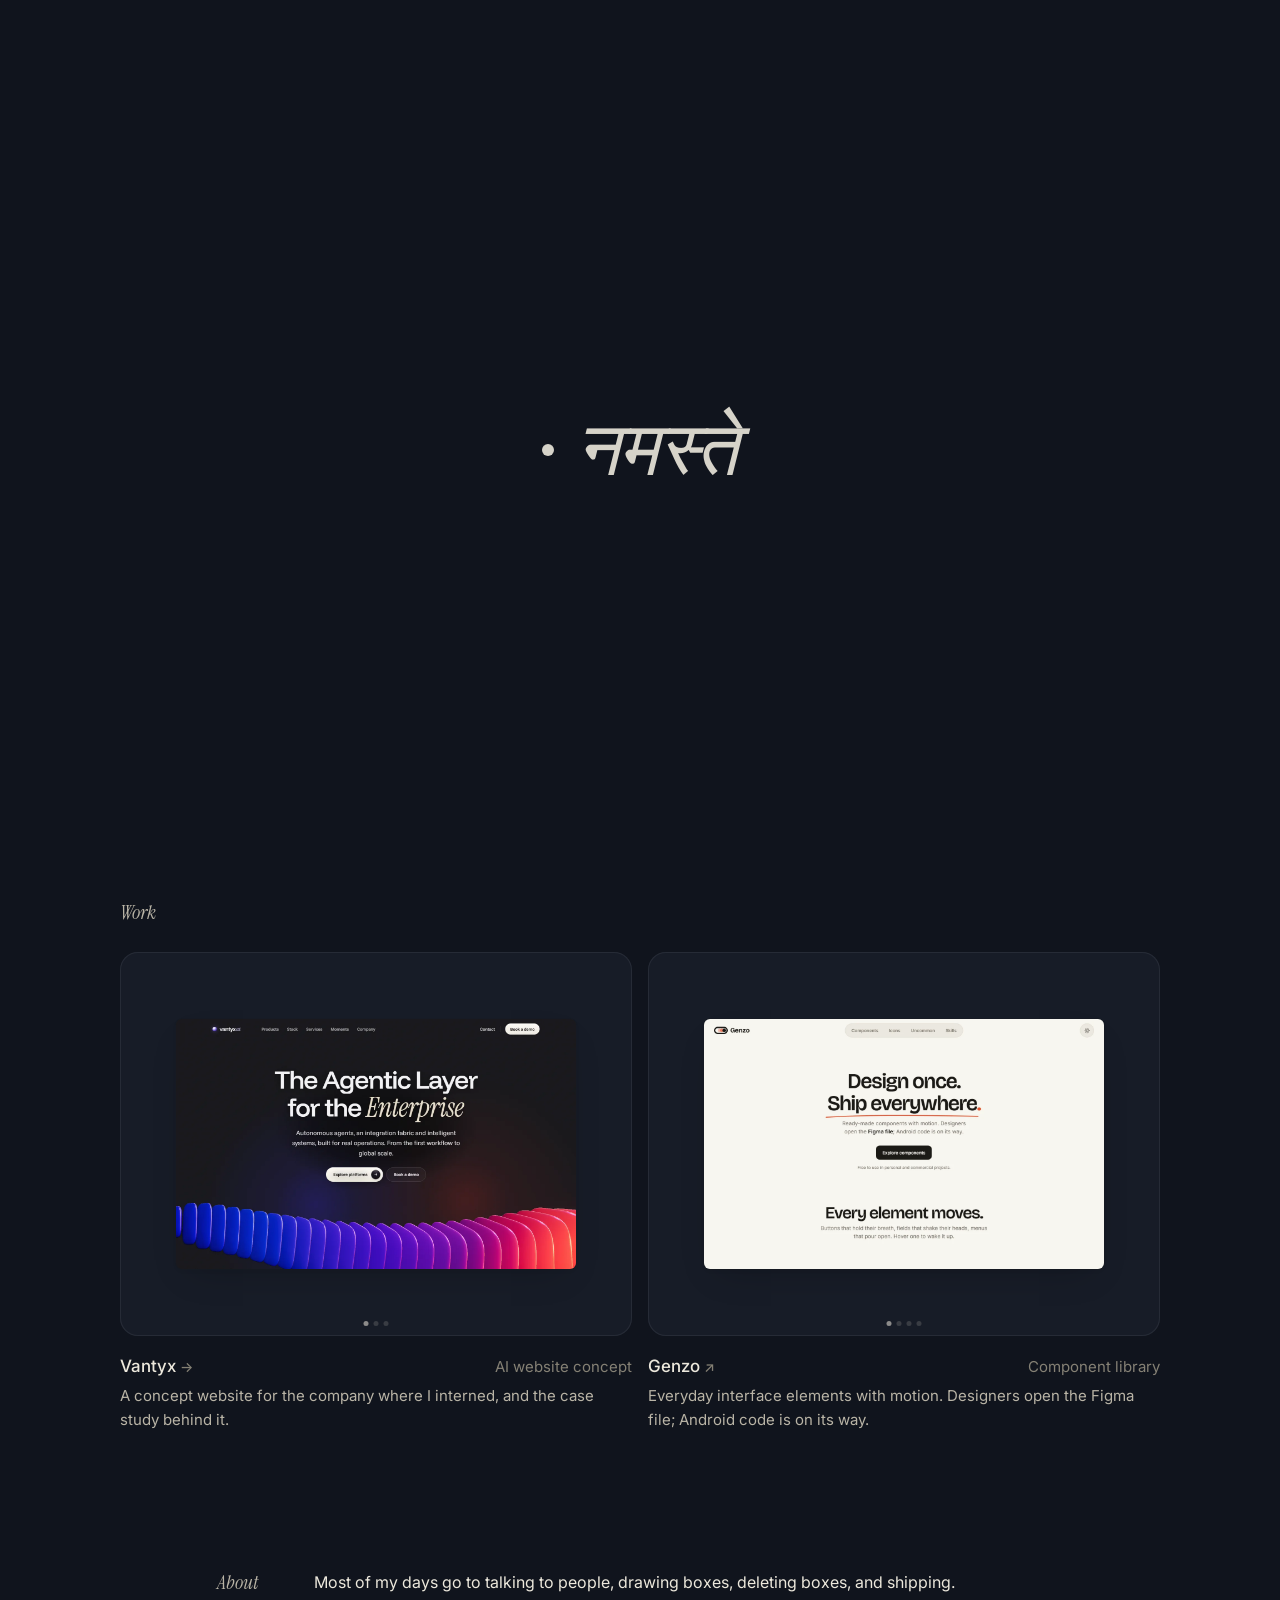
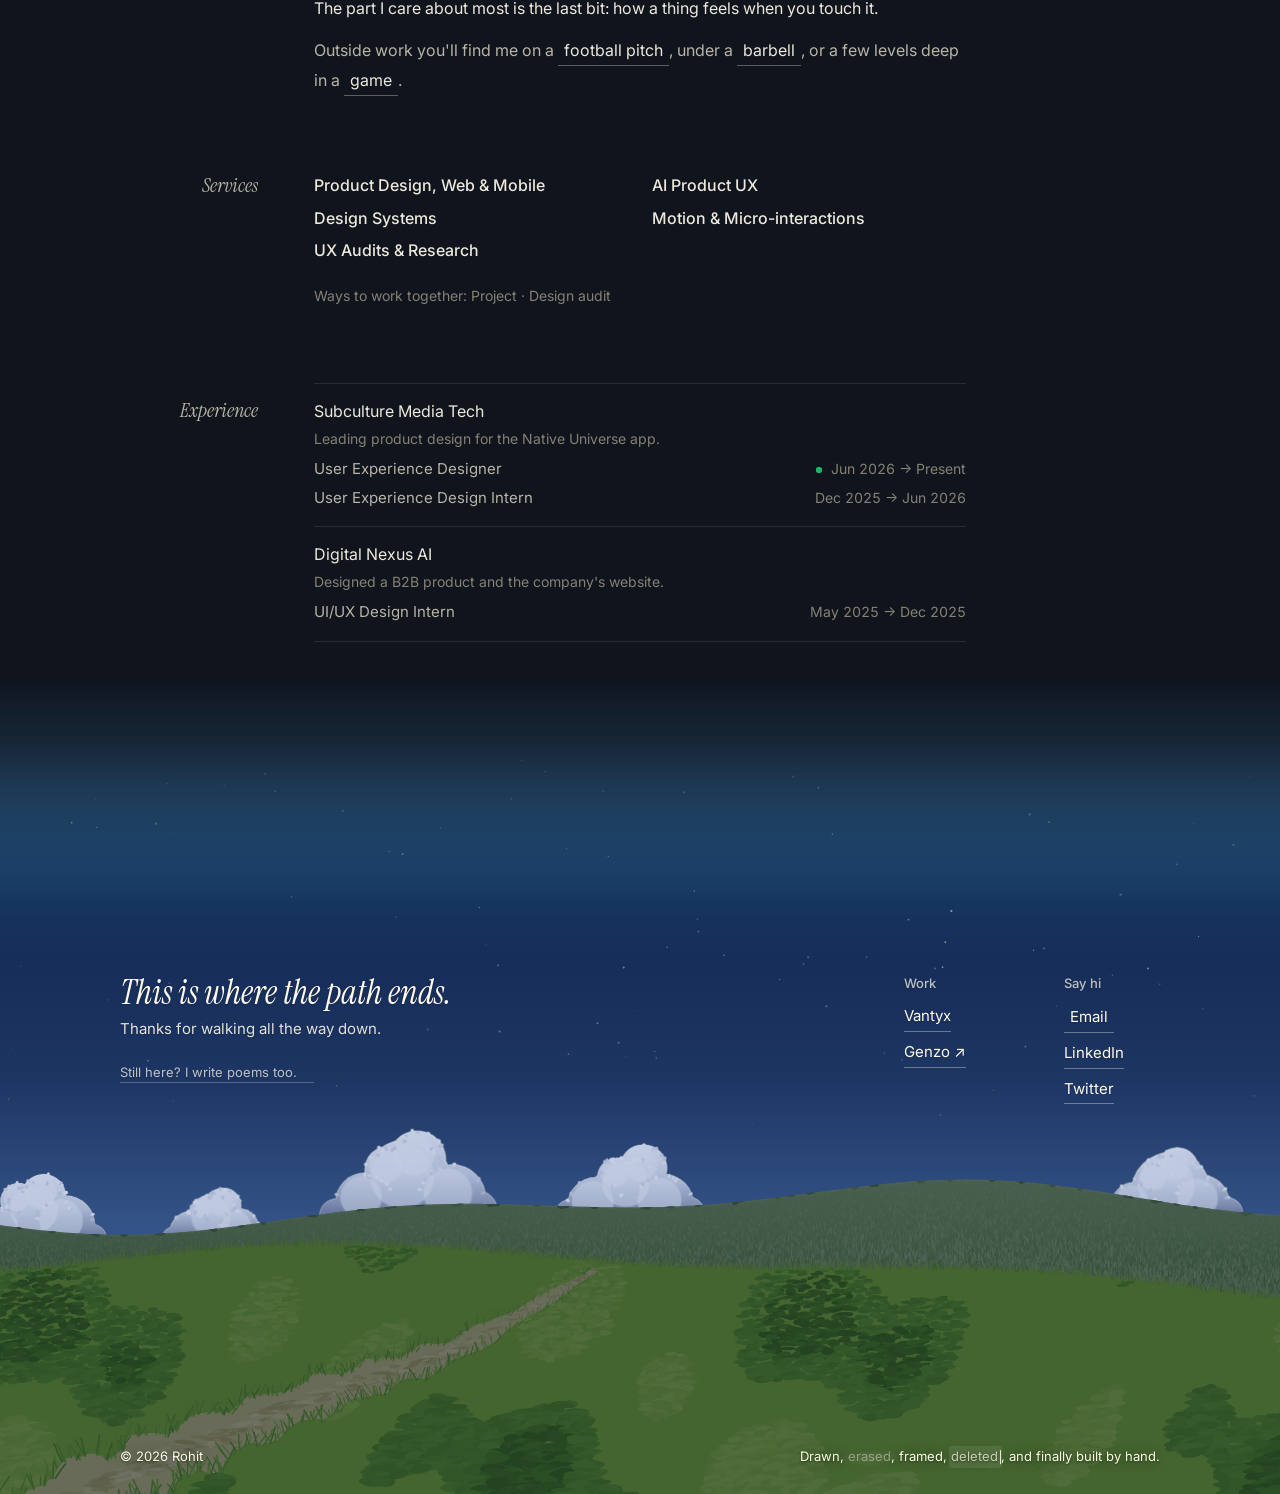
<file: index.html>
<!doctype html>
<html lang="en">
<head>
  <meta charset="utf-8">
  <meta name="viewport" content="width=device-width, initial-scale=1">
  <title>Rohit — UX Designer</title>
  <meta name="description" content="UX designer at Subculture Media Tech, leading product design for the Native Universe app.">
  <meta property="og:type" content="website">
  <meta property="og:url" content="https://rohitgentyal.vercel.app/">
  <meta property="og:title" content="Rohit Gentyal, UX Designer">
  <meta property="og:description" content="I turn messy, half-formed ideas into calm, usable products, from the first sketch to the last bit of motion.">
  <meta property="og:image" content="https://rohitgentyal.vercel.app/assets/brand/og.png">
  <meta property="og:image:width" content="1200">
  <meta property="og:image:height" content="630">
  <meta property="og:image:alt" content="Rohit Gentyal's portfolio: a painted hill at night under a full moon.">
  <meta name="twitter:card" content="summary_large_image">
  <link rel="preconnect" href="https://fonts.googleapis.com">
  <link rel="preconnect" href="https://fonts.gstatic.com" crossorigin>
  <link href="https://fonts.googleapis.com/css2?family=Instrument+Serif:ital@0;1&family=Inter:wght@400;500&display=swap" rel="stylesheet">
  <script>document.documentElement.classList.add("loading"); /* night first (my ask, 2026-11-19): a first visit opens at night; a saved "day" keeps day */ let t = null; try { t = localStorage.getItem("theme"); } catch (e) {} if (t !== "day") document.documentElement.dataset.theme = "night";</script>
  <link rel="stylesheet" href="style.css?v=line1">
</head>
<body>
  <div class="loader" id="loader" aria-hidden="true">
    <p class="loader-word"><span></span></p>
    <svg class="loader-curve" preserveAspectRatio="none"><path/></svg>
  </div>
  <header class="top">
    <nav>
      <a class="cv" href="assets/rohit-gentyal-resume.pdf" target="_blank" rel="noopener"><span>Resume</span><svg viewBox="0 0 24 24" aria-hidden="true"><path d="M8 16 16 8M9.5 8H16v6.5"/></svg></a>
      <button class="mode" id="mode" type="button" aria-label="Night mode" aria-pressed="false">
        <svg class="moon" viewBox="0 0 24 24"><path d="M20 14.6A8.2 8.2 0 0 1 9.4 4a8.2 8.2 0 1 0 10.6 10.6z"/></svg>
        <svg class="sun" viewBox="0 0 24 24"><circle cx="12" cy="12" r="4.2"/><path d="M12 2.6v2.2M12 19.2v2.2M2.6 12h2.2M19.2 12h2.2M5.4 5.4l1.5 1.5M17.1 17.1l1.5 1.5M5.4 18.6l1.5-1.5M17.1 6.9l1.5-1.5"/></svg>
      </button>
    </nav>
  </header>

  <main>
    <section class="hero">
      <div class="col intro">
        <h1>Rohit Gentyal</h1>
        <p class="lead">I turn messy, half-formed ideas into calm, usable products, from the first sketch to the last bit of motion.</p>
        <p>UX designer at Subculture Media Tech, leading design for the Native Universe app. Building Genzo on the side.</p>
        <p>You can find me on <a class="ul" href="https://x.com/roh1168" target="_blank" rel="noopener" data-quip="x">Twitter</a> and <a class="ul" href="https://www.linkedin.com/in/rohit-gentyal-407803183/" target="_blank" rel="noopener" data-quip="linkedin">LinkedIn</a>, or <a class="ul" href="https://mail.google.com/mail/?view=cm&amp;fs=1&amp;to=rohitgentyal0201@gmail.com" target="_blank" rel="noopener" data-quip="copy" data-email="rohitgentyal0201@gmail.com" aria-label="copy my email (also opens Gmail in a new tab)">copy my email</a>. More <a class="ul" href="#about" data-quip="about">about me</a>.</p>
      </div>

      <figure class="scene" id="scene" aria-label="A painted summer hillside under a teal sky with one towering cloud, and a sandy path winding up the grassy slope past a few rocks.">
        <canvas id="sky"></canvas>
        <canvas id="skyNight"></canvas>
        <canvas id="celestial"></canvas>
        <div class="clouds" id="clouds" aria-hidden="true"></div>
        <div class="dusk" aria-hidden="true"></div>
        <div class="land" id="land">
          <canvas id="hill"></canvas>
          <canvas id="shade"></canvas>
          <canvas id="sway"></canvas>
          <canvas id="touch"></canvas>
        </div>
        <canvas id="glow"></canvas>
        <canvas id="bees"></canvas>
        <div class="fade" aria-hidden="true"></div>
        <div class="blend" aria-hidden="true"></div>
        <figcaption class="live">
          <span class="line">“Every path on this hill began as someone walking the wrong way.”</span>
          <span class="clock" id="clock"></span>
        </figcaption>
      </figure>
    </section>

    <section class="col" id="work">
      <h2>Work</h2>
      <div class="cards">
        <a class="pcard" href="nexus.html" aria-label="Vantyx, a website concept for an AI company (case study)">
          <figure class="board" data-cycle>
            <img class="shot on" src="assets/nexus/hero.webp?v=5" width="1440" height="900" alt="Vantyx website concept, home page" decoding="async" loading="lazy" draggable="false">
            <img class="shot" data-src="assets/nexus/products.webp?v=6" width="1440" height="900" alt="" decoding="async" loading="lazy" draggable="false">
            <img class="shot" data-src="assets/nexus/work.webp?v=6" width="1440" height="900" alt="" decoding="async" loading="lazy" draggable="false">
            <span class="dots" aria-hidden="true"><i class="on"></i><i></i><i></i></span>
          </figure>
          <span class="cap"><span class="name">Vantyx <span class="arrow" aria-hidden="true">&rarr;</span></span><span class="kind">AI website concept</span></span>
          <span class="line">A concept website for the company where I interned, and the case study behind it.</span>
        </a>
        <a class="pcard" href="https://genzoui.vercel.app" target="_blank" rel="noopener" aria-label="Genzo, component library (opens in a new tab)">
          <figure class="board" data-cycle>
            <img class="shot on" data-key="home" src="assets/genzo-home.webp" width="1280" height="800" alt="Genzo's home page" decoding="async" loading="lazy" draggable="false">
            <img class="shot" data-key="components" data-src="assets/genzo-components.webp" width="1280" height="800" alt="" decoding="async" loading="lazy" draggable="false">
            <img class="shot" data-key="icons" data-src="assets/genzo-icons.webp" width="1280" height="800" alt="" decoding="async" loading="lazy" draggable="false">
            <img class="shot" data-key="calendar" data-src="assets/genzo-calendar.webp" width="1280" height="800" alt="" decoding="async" loading="lazy" draggable="false">
            <span class="dots" aria-hidden="true"><i class="on"></i><i></i><i></i><i></i></span>
          </figure>
          <span class="cap"><span class="name">Genzo <span class="arrow" aria-hidden="true">↗</span></span><span class="kind">Component library</span></span>
          <span class="line">Everyday interface elements with motion. Designers open the Figma file; Android code is on its way.</span>
        </a>
      </div>
    </section>

    <section class="col" id="about">
      <h2>About</h2>
      <p>Most of my days go to talking to people, drawing boxes, deleting boxes, and shipping. The part I care about most is the last bit: how a thing feels when you touch it.</p>
      <p>Outside work you'll find me on a <button class="hob" type="button" data-sound="sounds/siuuu.mp3" aria-label="football pitch (plays a sound)">football pitch</button>, under a <button class="hob" type="button" data-sound="sounds/yeah-buddy.mp3" aria-label="barbell (plays a sound)">barbell</button>, or a few levels deep in a <button class="hob" type="button" data-sound="sounds/bingo-bango.mp3" aria-label="game (plays a sound)">game</button>.</p>

      <h2 class="sub">Services</h2>
      <ul class="svc">
        <li>Product Design, Web &amp; Mobile</li>
        <li>AI Product UX</li>
        <li>Design Systems</li>
        <li>Motion &amp; Micro-interactions</li>
        <li>UX Audits &amp; Research</li>
      </ul>
      <p class="svc-ways">Ways to work together: Project · Design audit</p>

      <h2 class="sub">Experience</h2>
      <dl class="exp">
        <div>
          <dt>Subculture Media Tech</dt>
          <dd class="did">Leading product design for the Native Universe app.</dd>
          <dd><span>User Experience Designer</span><span class="when"><span class="now" aria-label="current role"></span>Jun 2026 → Present</span></dd>
          <dd><span>User Experience Design Intern</span><span class="when">Dec 2025 → Jun 2026</span></dd>
        </div>
        <div>
          <dt>Digital Nexus AI</dt>
          <dd class="did">Designed a B2B product and the company&#39;s website.</dd>
          <dd><span>UI/UX Design Intern</span><span class="when">May 2025 → Dec 2025</span></dd>
        </div>
      </dl>
    </section>
  </main>

  <footer class="foot" id="end">
    <canvas class="meadow" id="meadowSky" aria-hidden="true"></canvas>
    <div class="meadow meadow-clouds" id="meadowClouds" aria-hidden="true"></div>
    <div class="meadow meadow-land" id="meadowLand" aria-hidden="true">
      <canvas id="meadow"></canvas>
      <canvas id="meadowSway" hidden></canvas>
      <canvas id="meadowTouch"></canvas>
    </div>
    <div class="foot-in">
      <div class="foot-top">
        <div class="foot-id">
          <p class="foot-name">This is where the path ends.</p>
          <p class="foot-say">Thanks for walking all the way down.</p>
          <p class="verse-p"><a class="verse" id="verse" href="poems.html" data-turn="sky">Still here? I write poems too.<span class="verse-arrow" aria-hidden="true">→</span></a></p>
        </div>
        <nav class="foot-cols" aria-label="More">
          <div>
            <h3>Work</h3>
            <a href="nexus.html">Vantyx</a>
            <a href="https://genzoui.vercel.app" target="_blank" rel="noopener">Genzo ↗</a>
          </div>
          <div>
            <h3>Say hi</h3>
            <button type="button" class="foot-copy" data-quip="email" data-copy="rohitgentyal0201@gmail.com" aria-label="Copy my email, rohitgentyal0201@gmail.com">Email</button>
            <a href="https://www.linkedin.com/in/rohit-gentyal-407803183/" target="_blank" rel="noopener" data-quip="linkedin">LinkedIn</a>
            <a href="https://x.com/roh1168" target="_blank" rel="noopener" data-quip="twitter">Twitter</a>
          </div>
        </nav>
      </div>
      <div class="foot-row">
        <span>© <span id="yr">2026</span> Rohit</span>
        <span>Drawn, <s>erased</s>, framed, <s class="del">deleted</s>, and finally built by hand.</span>
      </div>
    </div>
  </footer>

  <script src="loader.js?v=2"></script>
  <script src="scene.js?v=sun4"></script>
  <script src="work.js?v=8"></script>
  <script src="turn.js?v=5"></script>
  <script src="glide.js?v=2"></script>
  <script src="reveal.js?v=2"></script>
  <script src="meadow.js?v=sun4"></script>
  <script src="quips.js?v=24"></script>
</body>
</html>
</file>
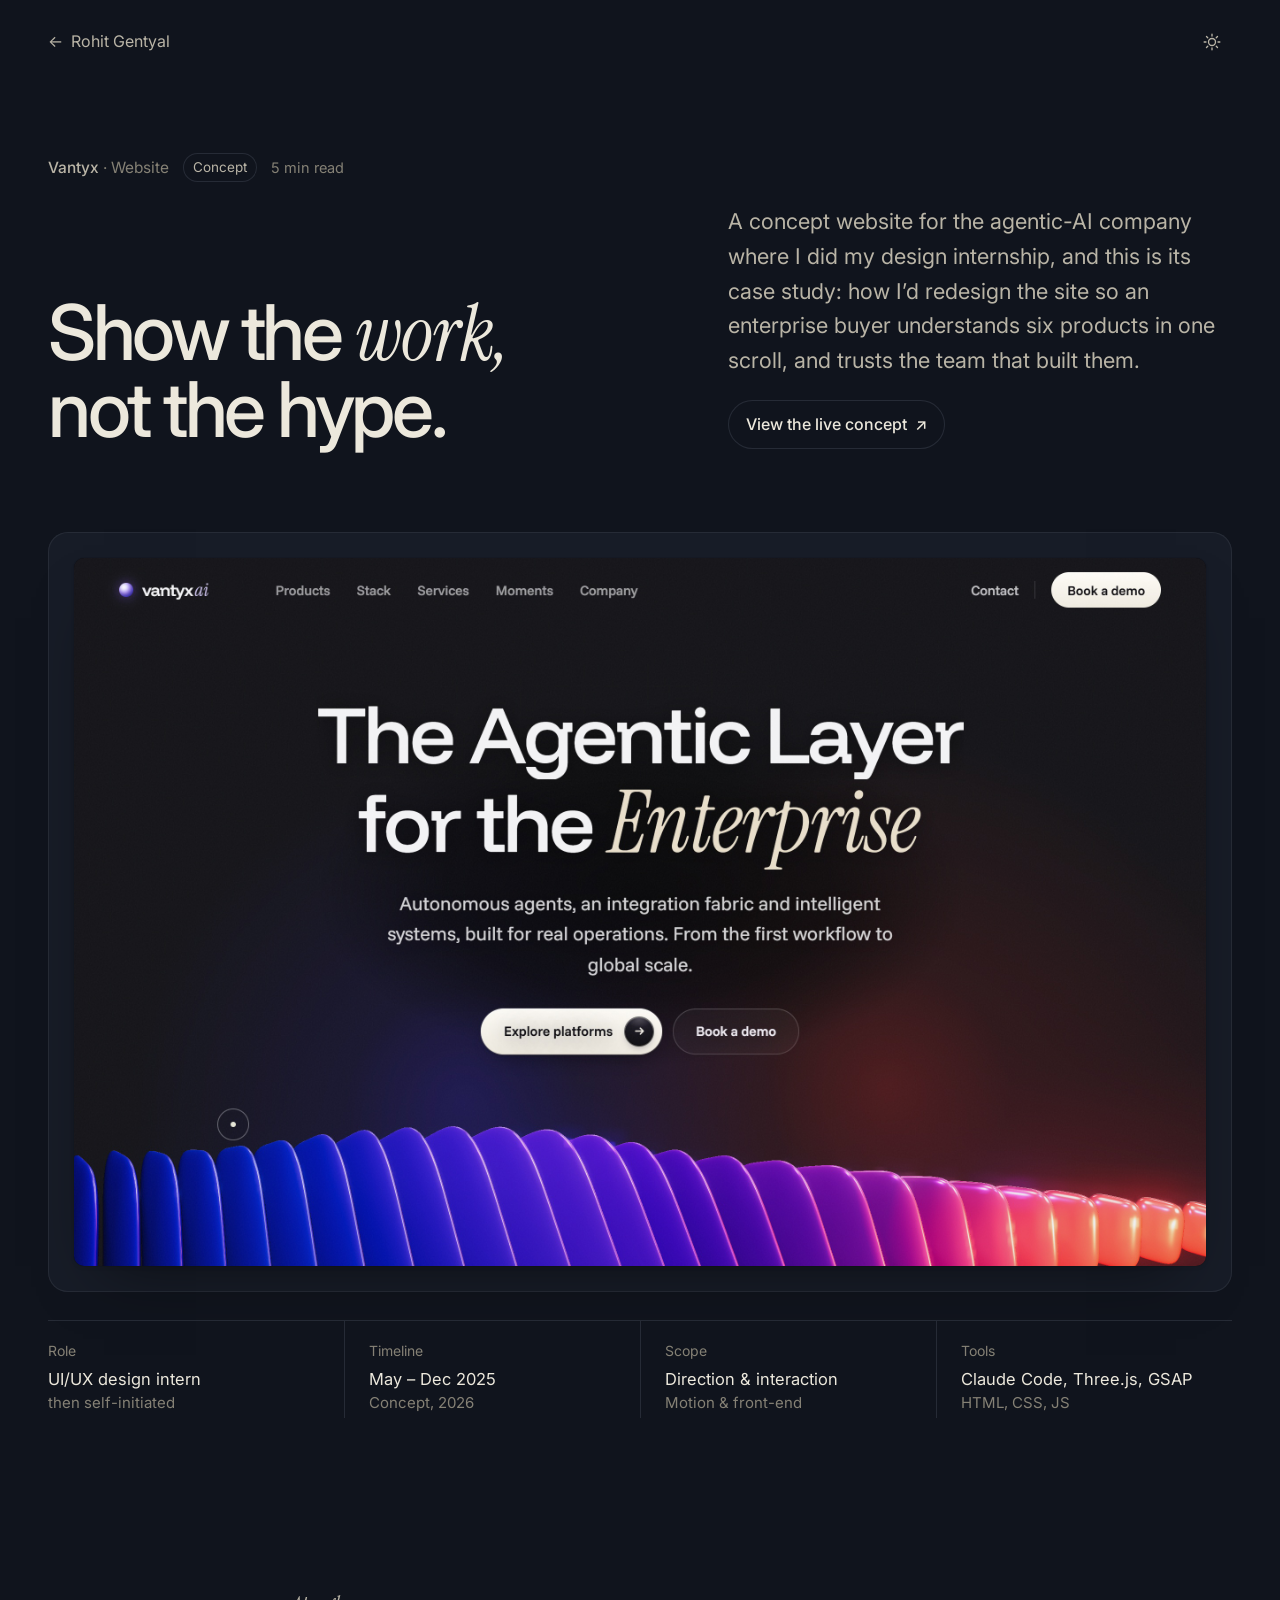
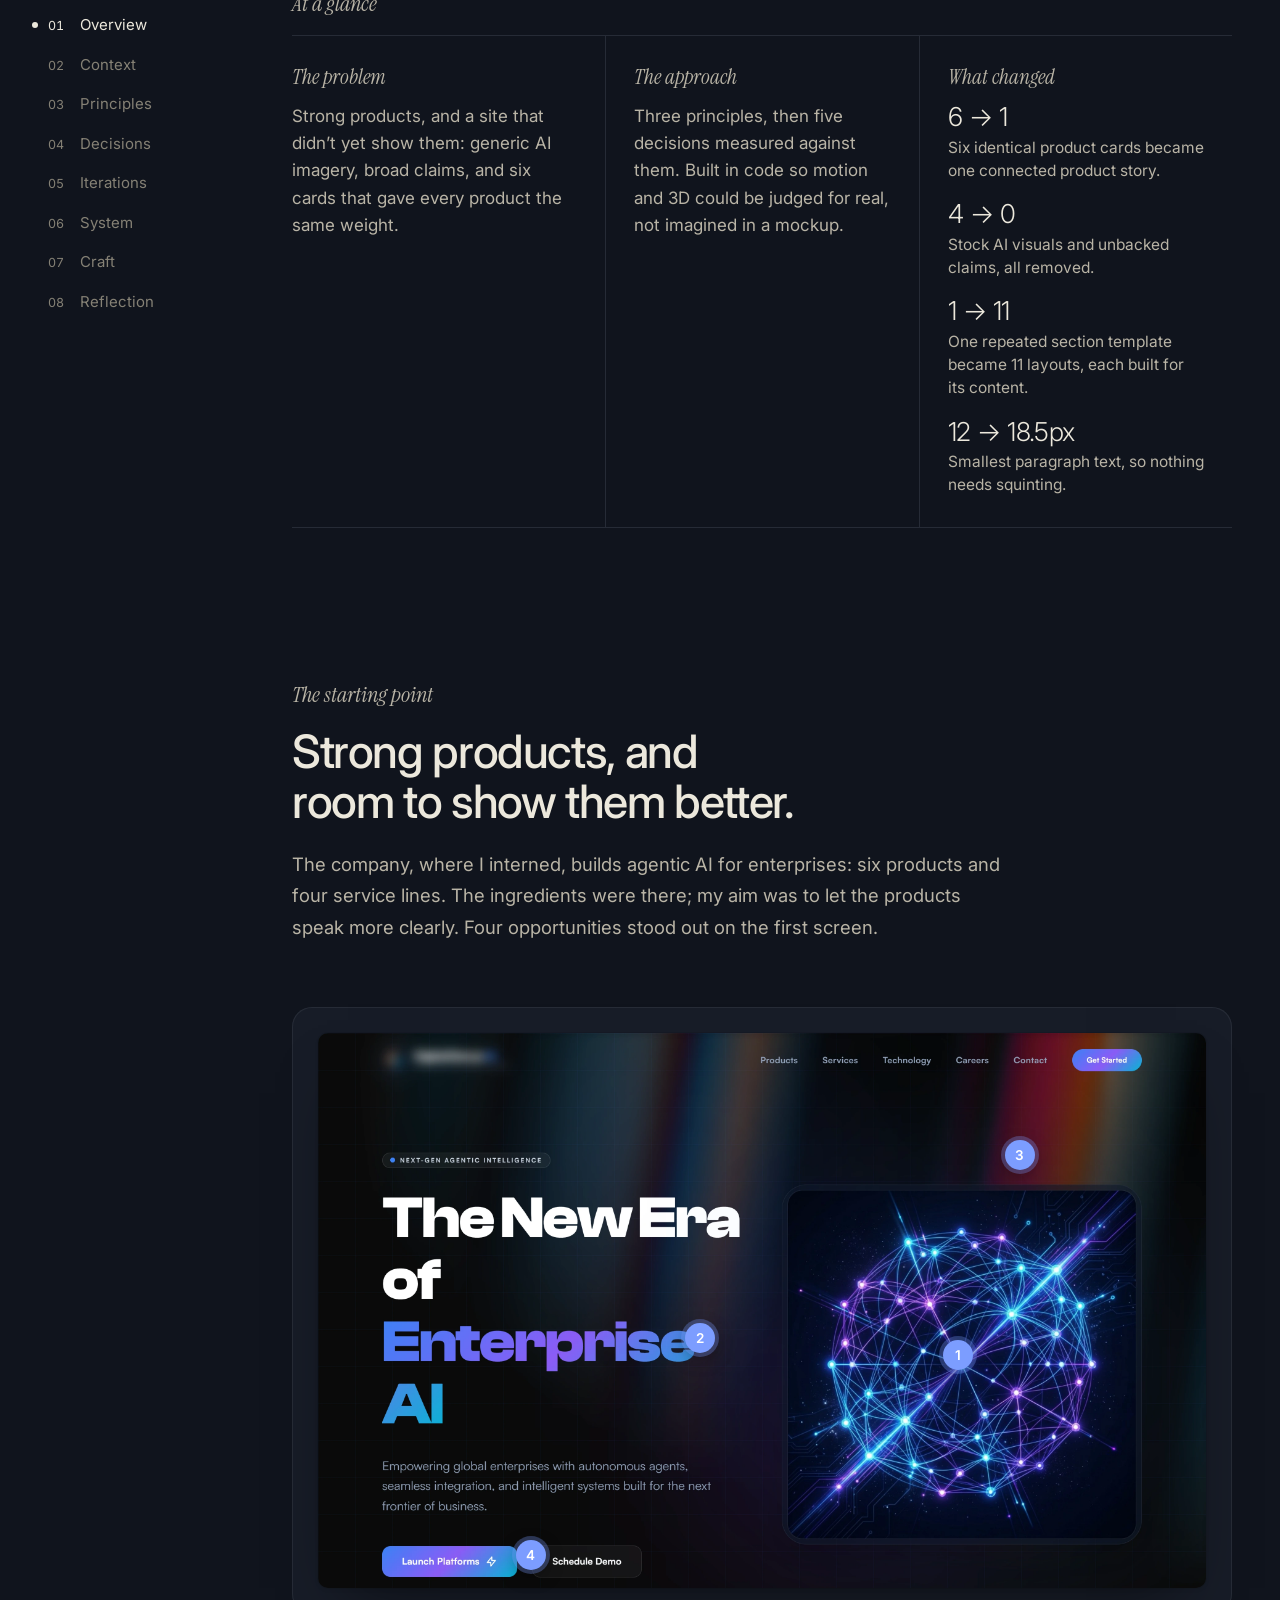
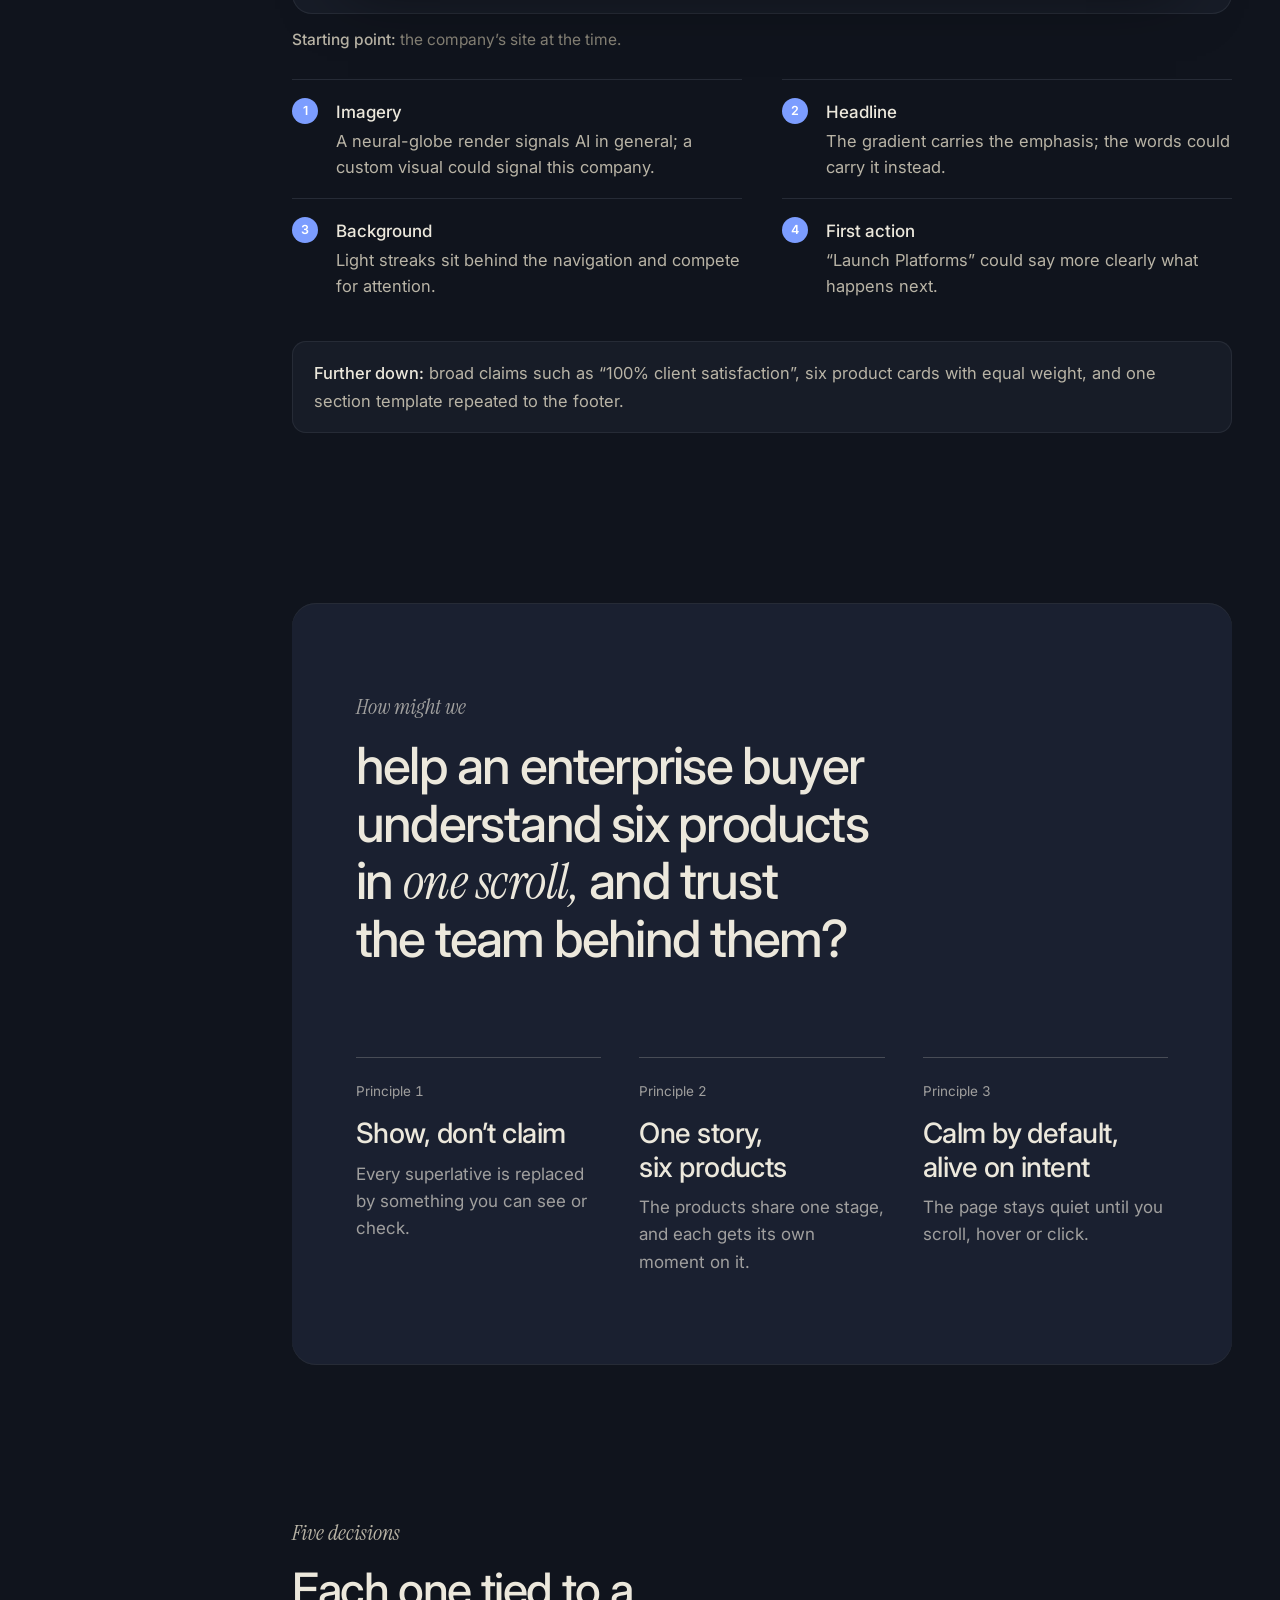
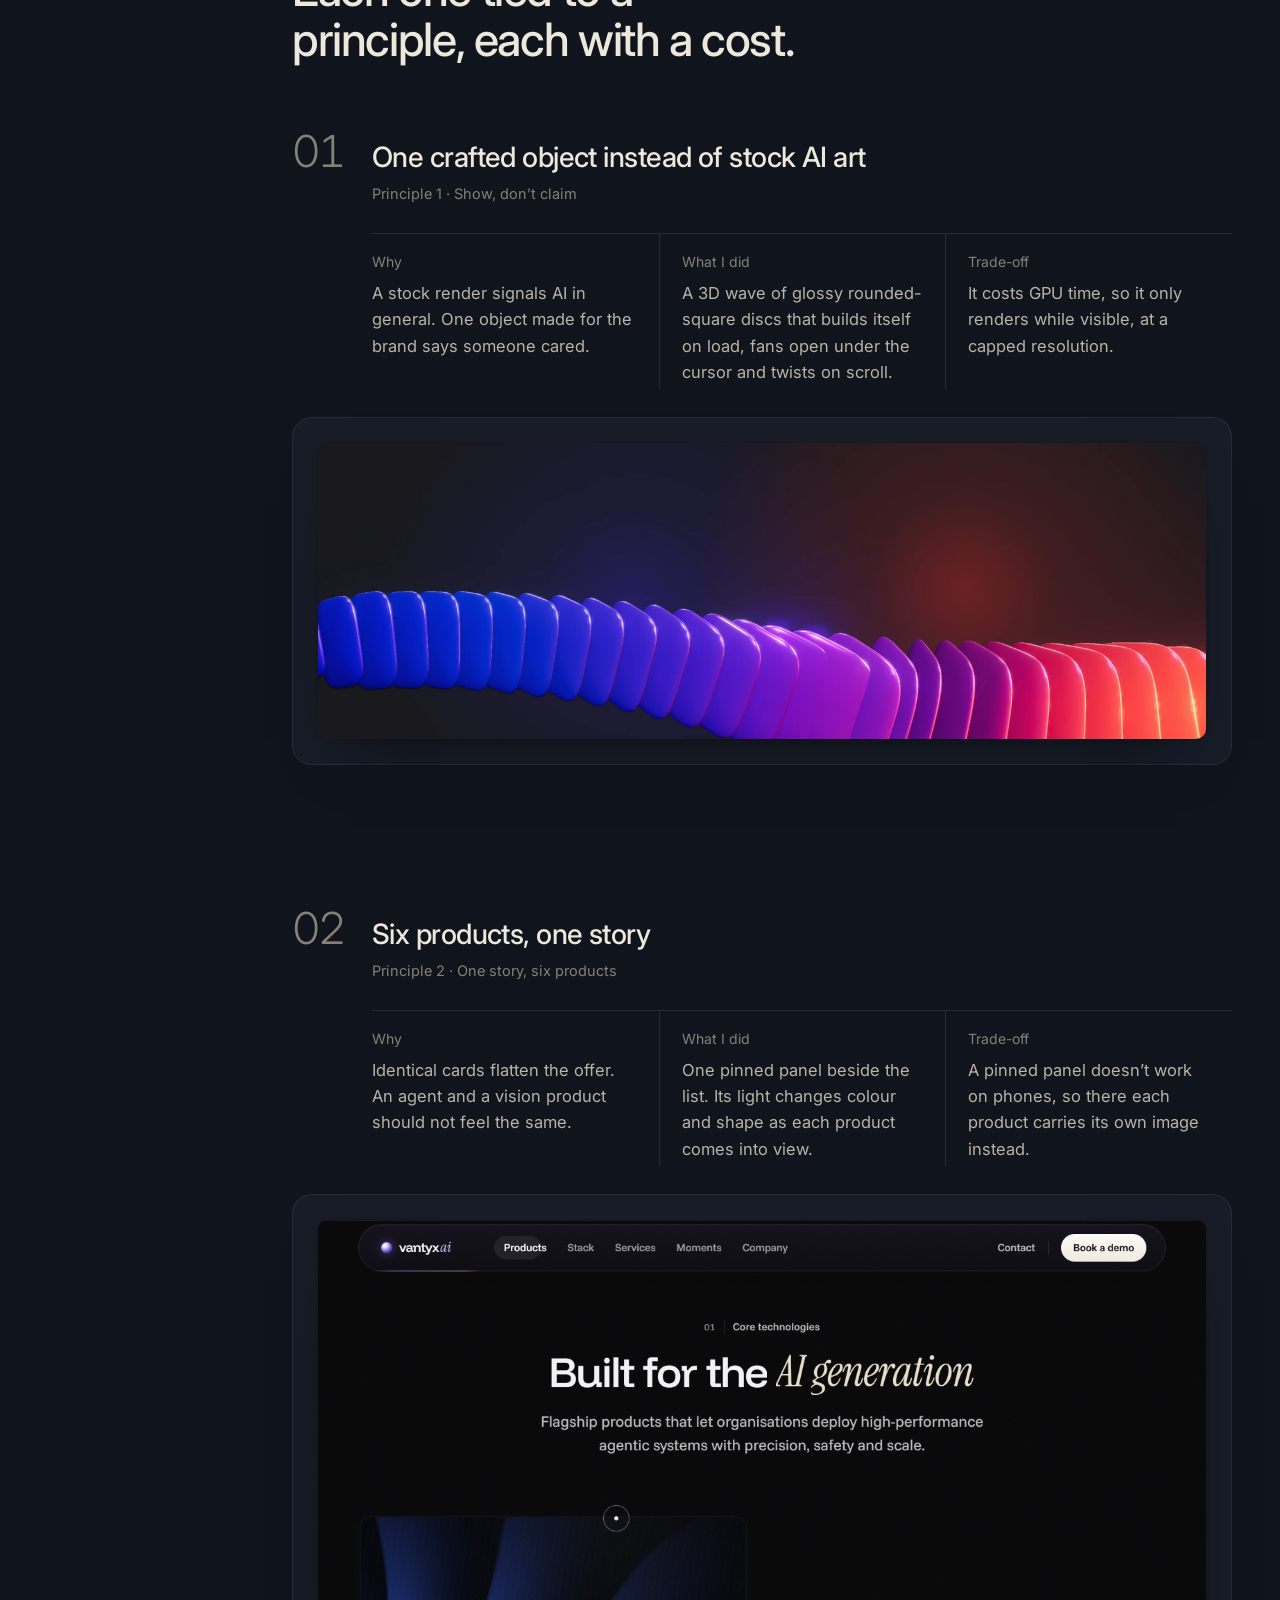
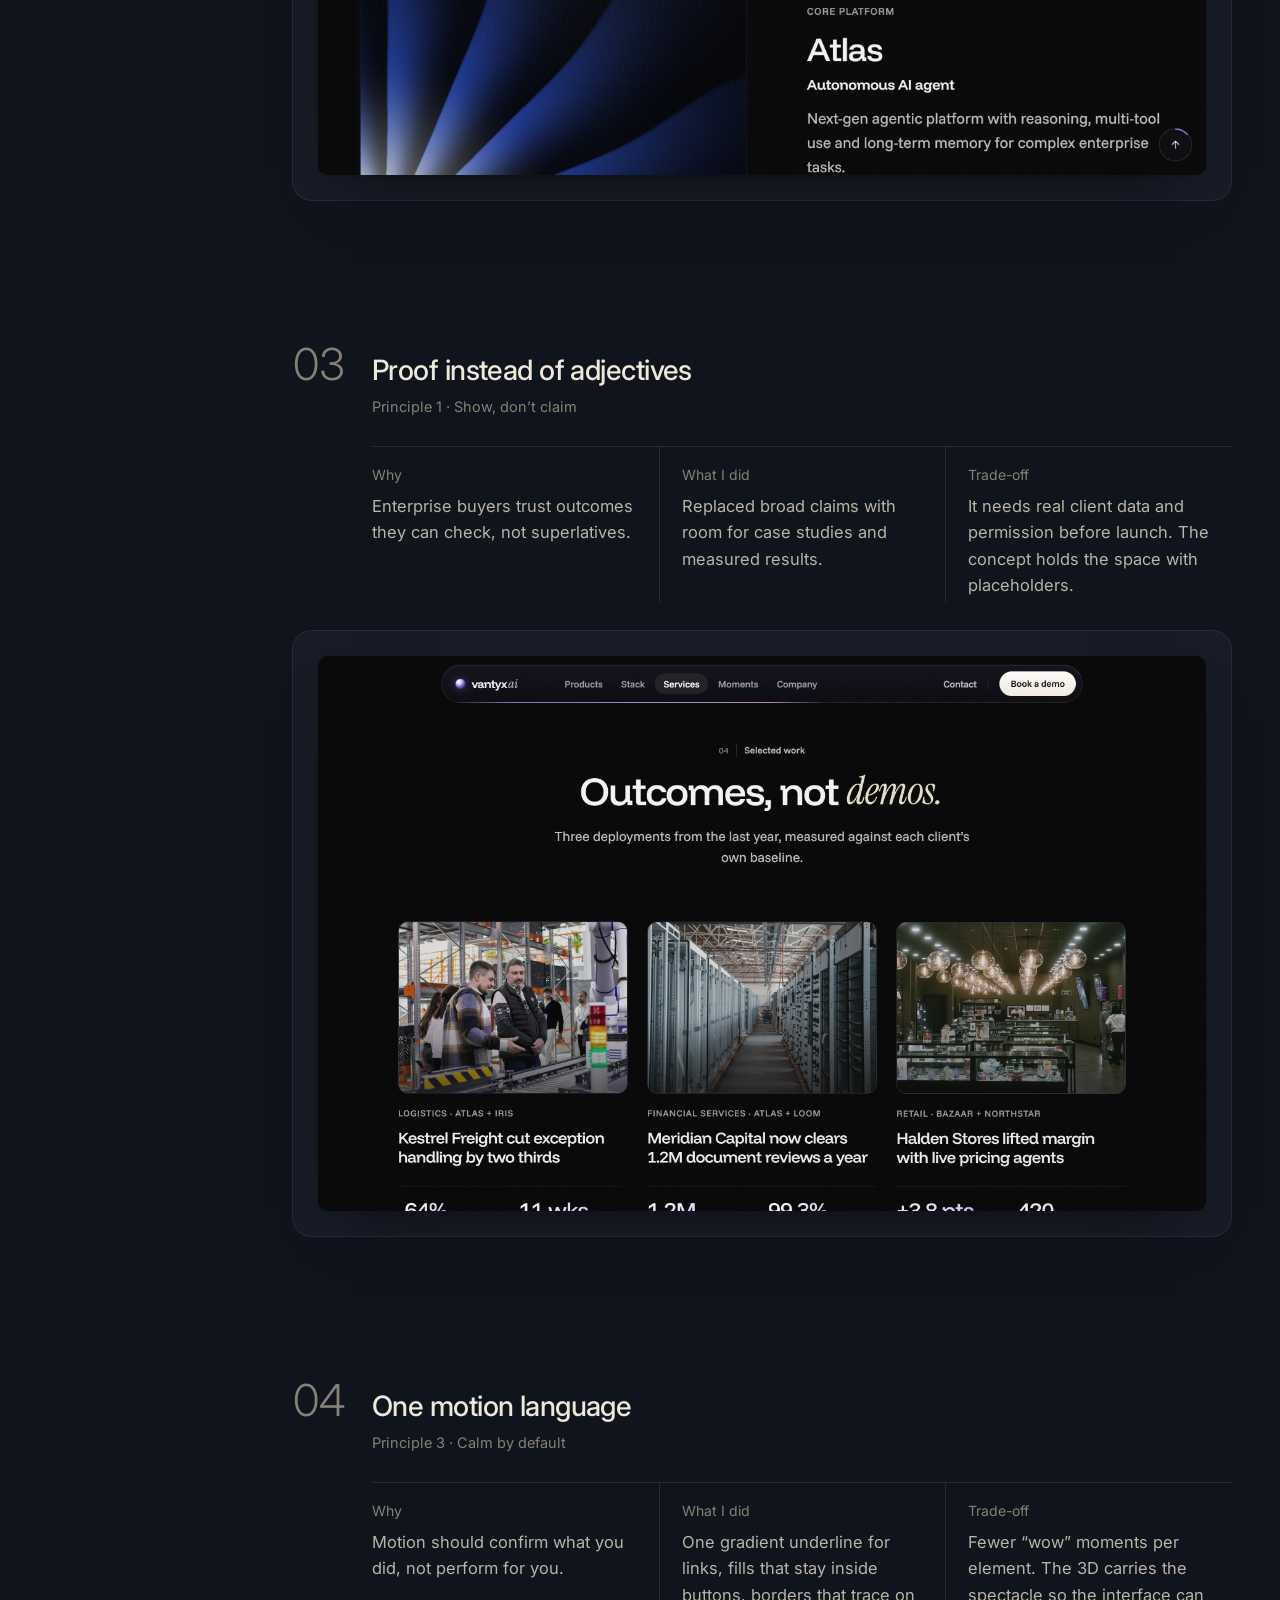
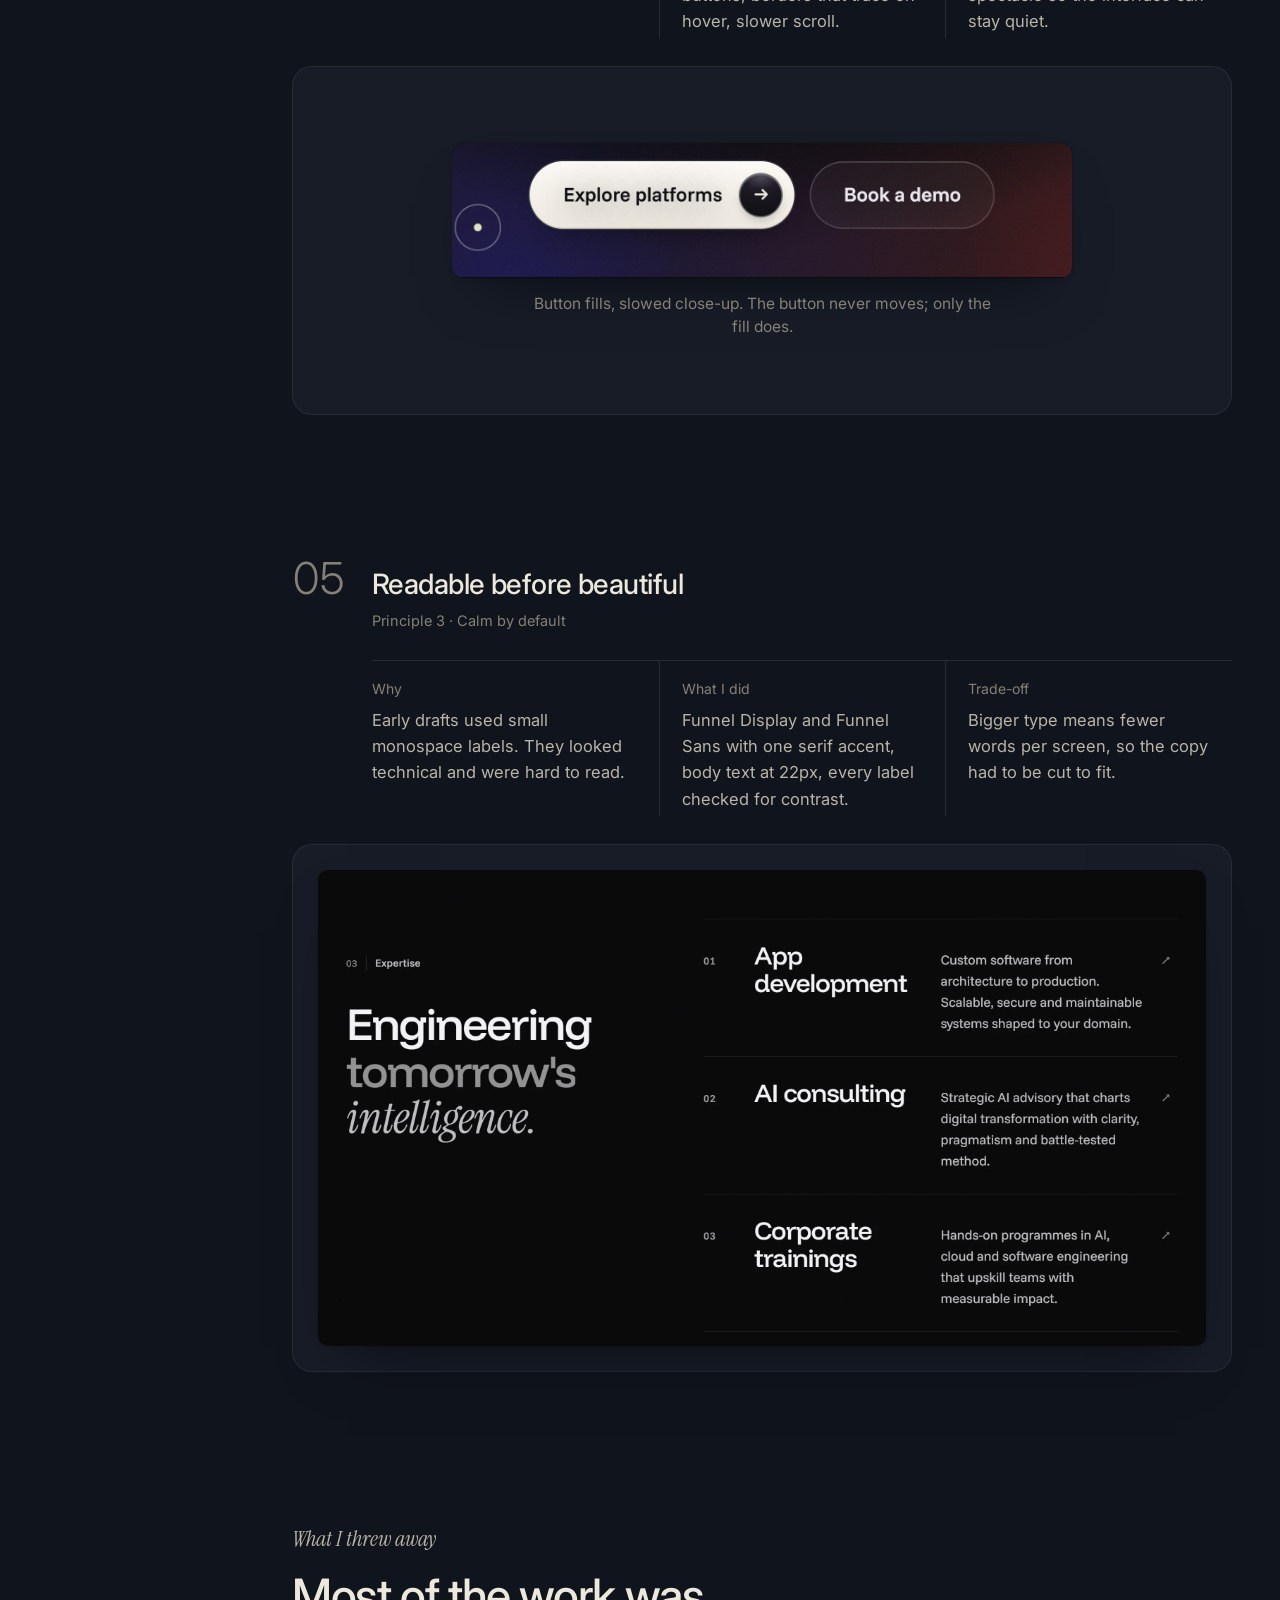
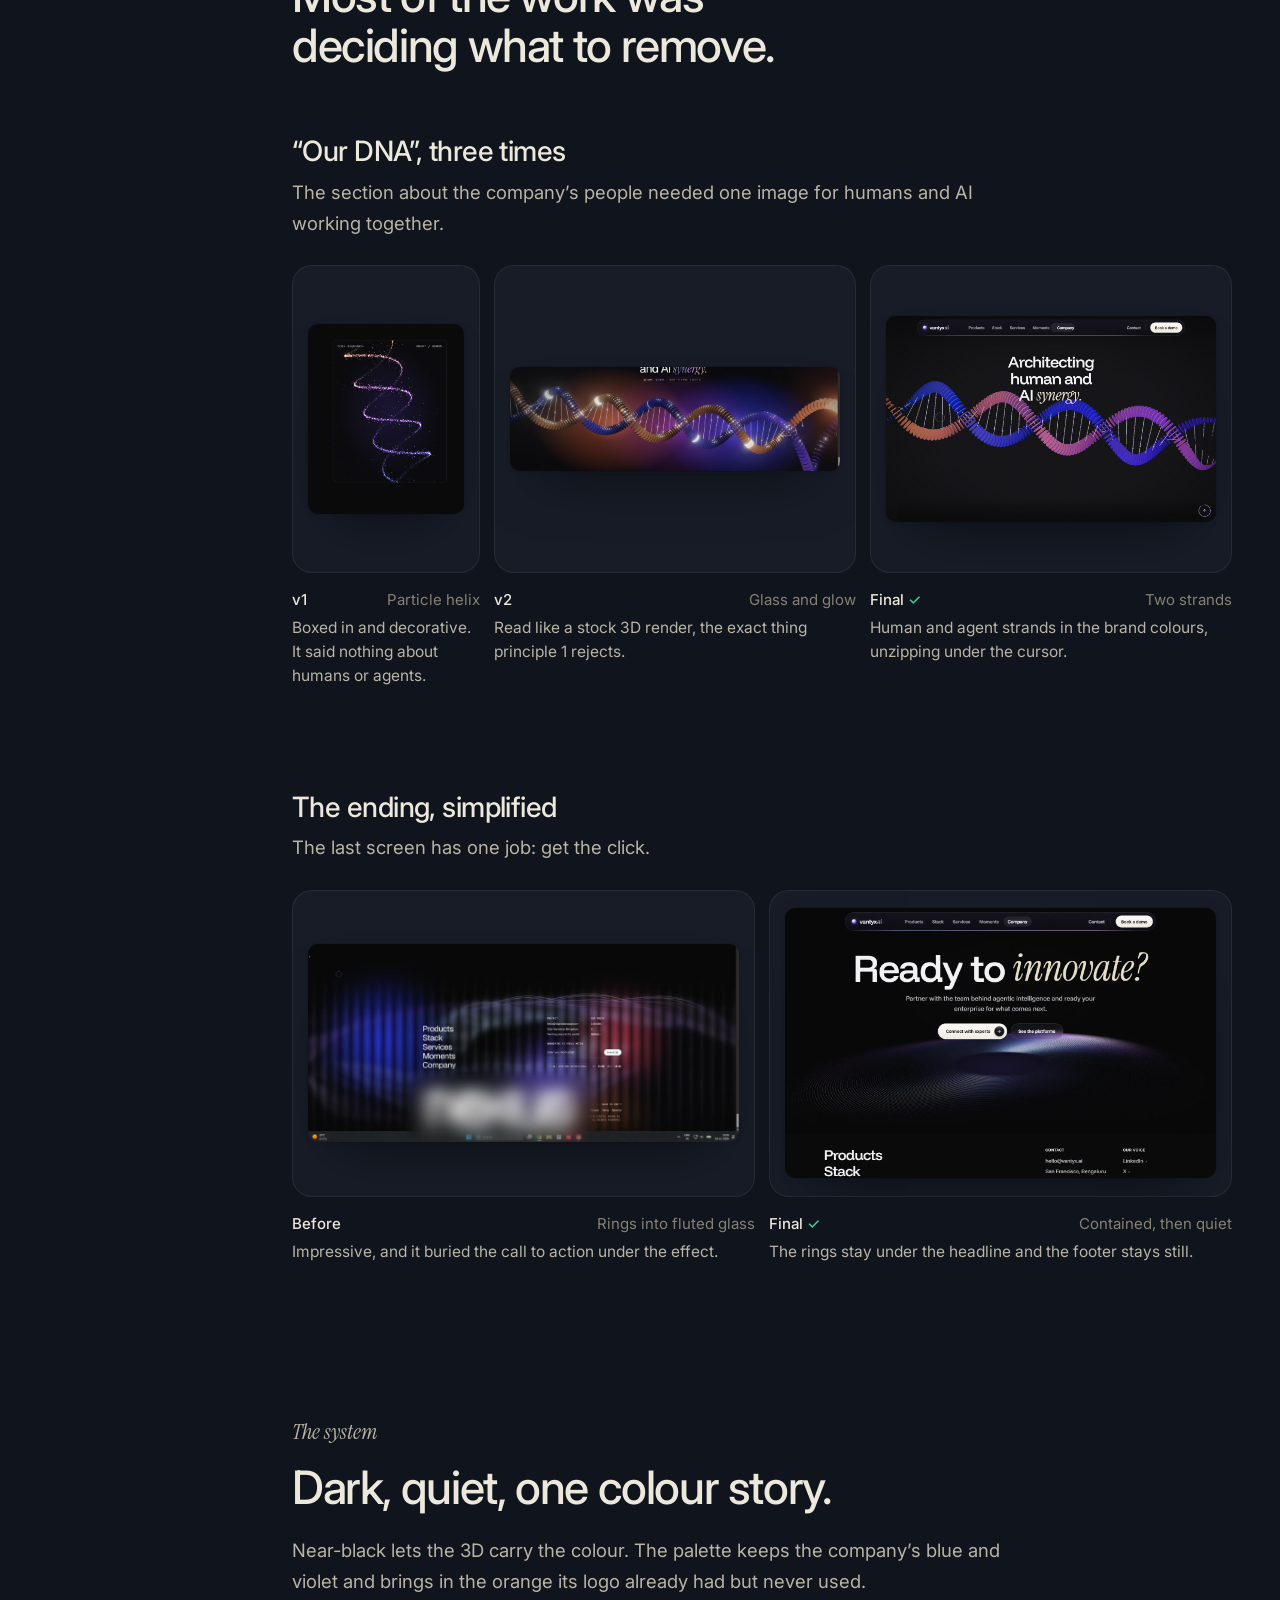
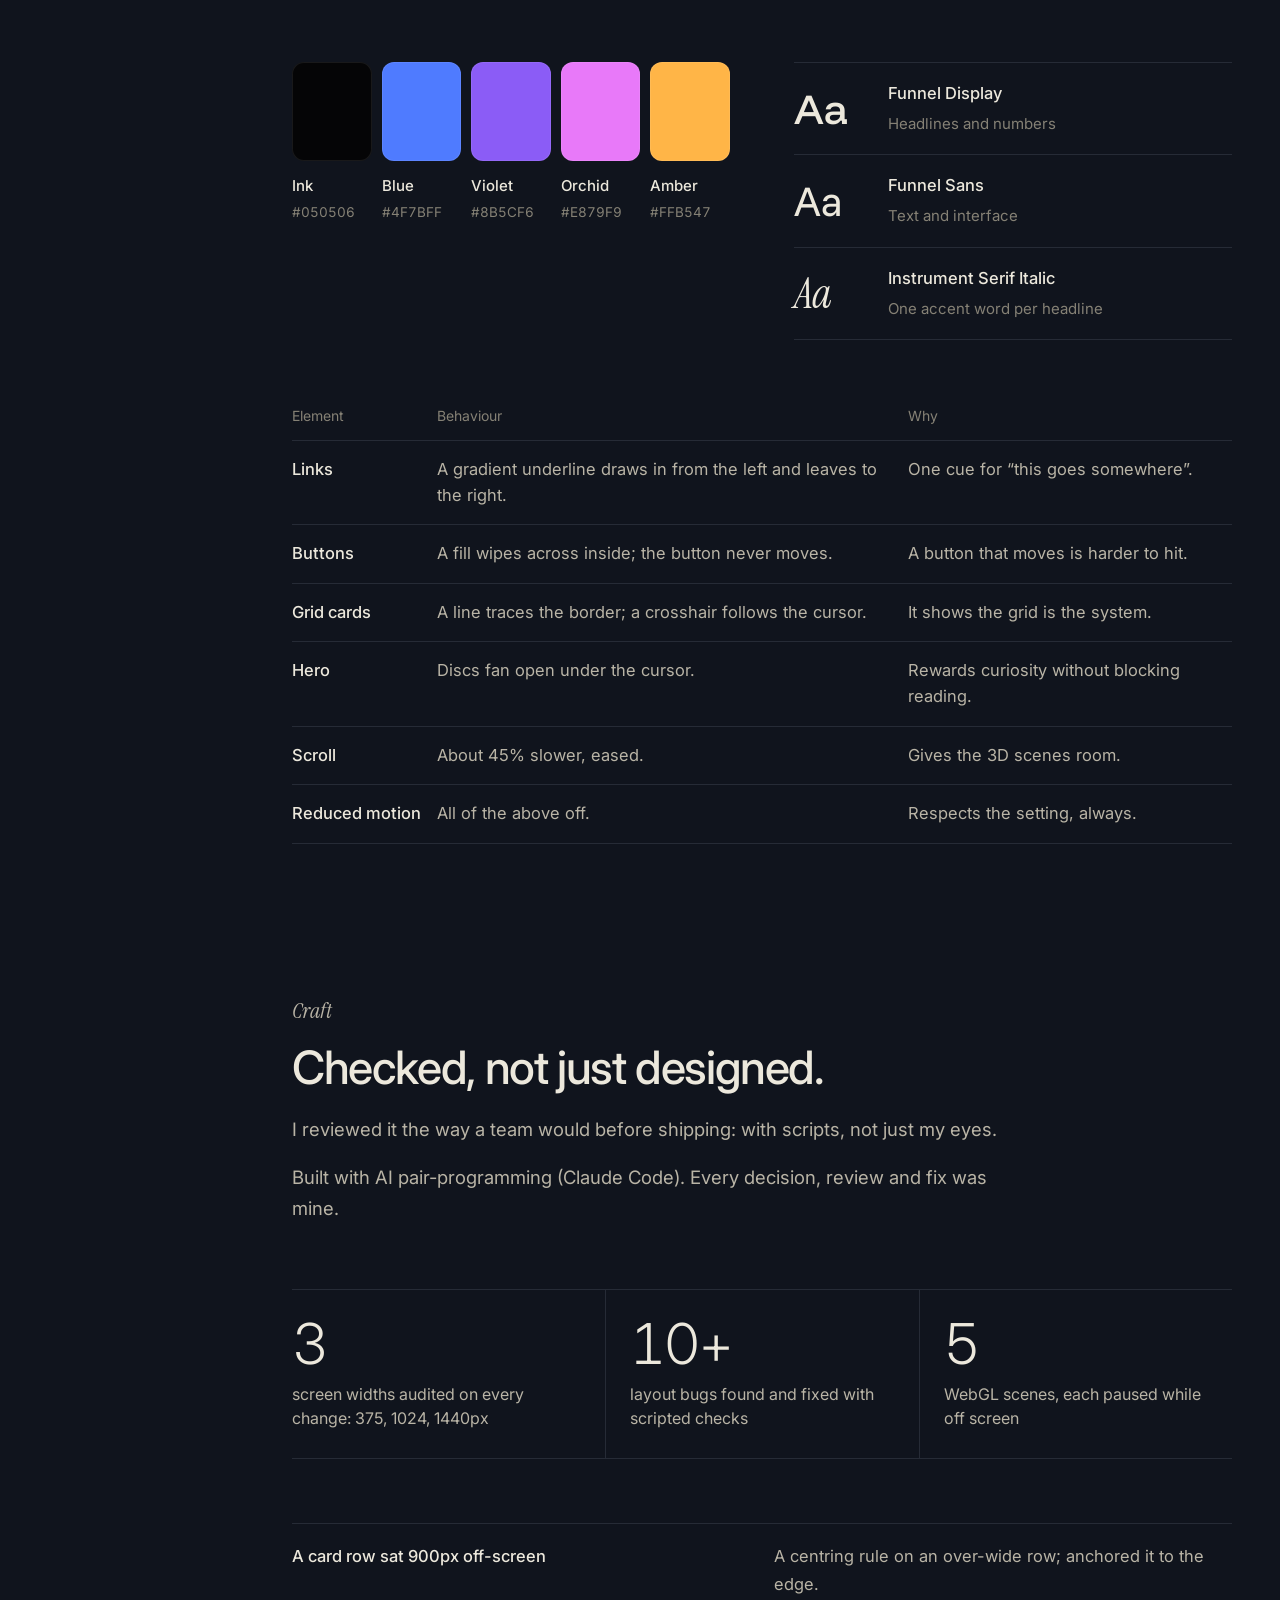
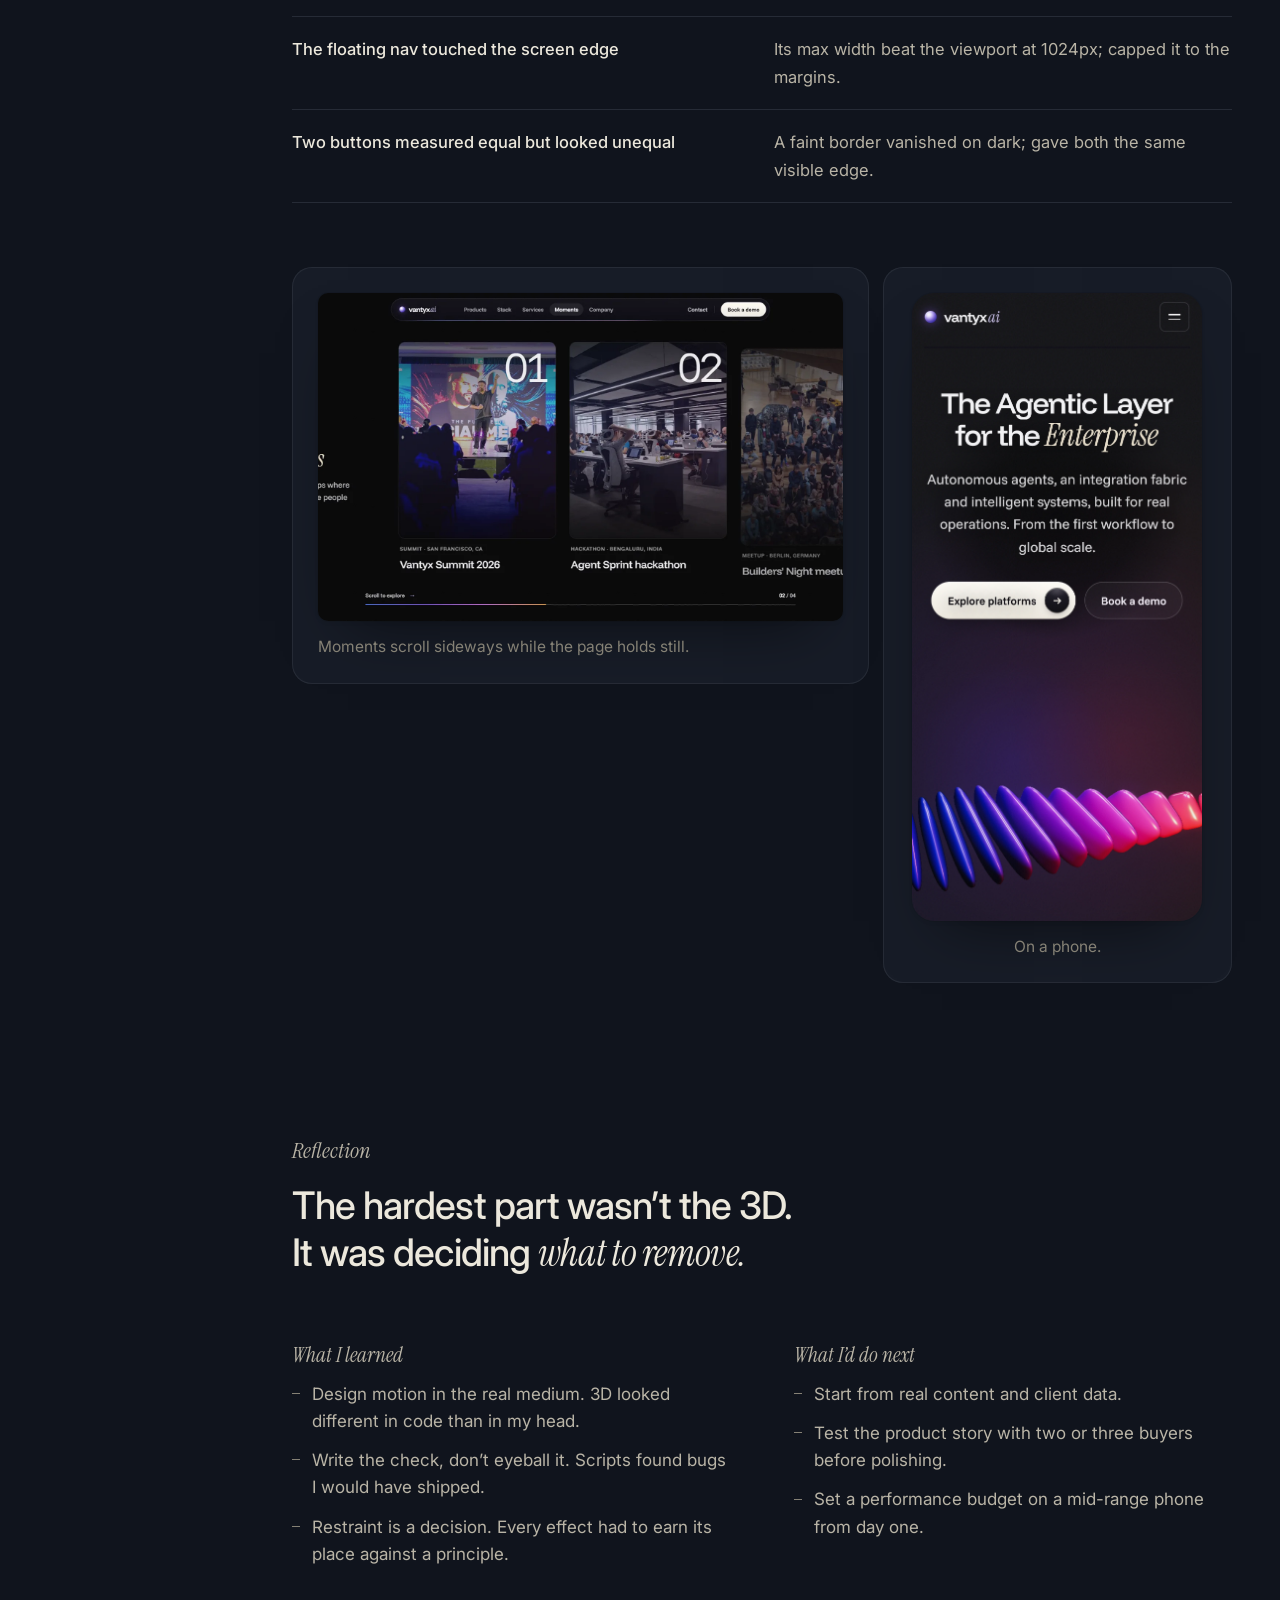
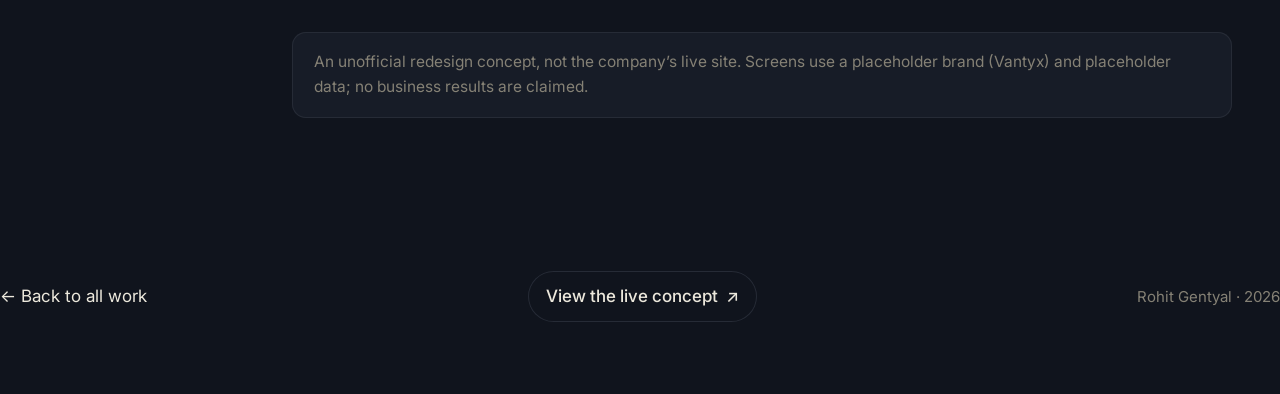
<file: nexus.html>
<!doctype html>
<html lang="en">
<head>
  <meta charset="utf-8">
  <meta name="viewport" content="width=device-width, initial-scale=1">
  <title>Vantyx, a website concept for an AI company · Rohit Gentyal</title>
  <meta name="description" content="Case study: redesigning an AI company's website to show the work, not the hype. Principles, decisions and trade-offs, iterations, system and craft.">
  <meta property="og:type" content="article">
  <meta property="og:url" content="https://rohitgentyal.vercel.app/nexus.html">
  <meta property="og:title" content="Vantyx, a website concept for an AI company">
  <meta property="og:description" content="A case study by Rohit Gentyal: an AI company's website that shows the work, not the hype.">
  <meta property="og:image" content="https://rohitgentyal.vercel.app/assets/nexus/clip-hero.jpg">
  <meta property="og:image:width" content="1280">
  <meta property="og:image:height" content="800">
  <meta property="og:image:alt" content="The Vantyx concept's home page.">
  <meta name="twitter:card" content="summary_large_image">
  <link rel="preconnect" href="https://fonts.googleapis.com">
  <link rel="preconnect" href="https://fonts.gstatic.com" crossorigin>
  <link href="https://fonts.googleapis.com/css2?family=Instrument+Serif:ital@0;1&family=Inter:wght@300;400;500;600&family=Funnel+Display:wght@500&family=Funnel+Sans:wght@400&display=swap" rel="stylesheet">
  <script>let t = null; try { t = localStorage.getItem("theme"); } catch (e) {} if (t !== "day") document.documentElement.dataset.theme = "night";</script>
  <link rel="stylesheet" href="case.css?v=16">
</head>
<body>
  <header class="bar">
    <a class="back" href="index.html#work"><i aria-hidden="true">&larr;</i> Rohit Gentyal</a>
    <button class="mode" id="mode" type="button" aria-label="Switch day or night">
      <svg class="moon" viewBox="0 0 24 24"><path d="M20 14.6A8.2 8.2 0 0 1 9.4 4a8.2 8.2 0 1 0 10.6 10.6z"/></svg>
      <svg class="sun" viewBox="0 0 24 24"><circle cx="12" cy="12" r="4.2"/><path d="M12 2.6v2.2M12 19.2v2.2M2.6 12h2.2M19.2 12h2.2M5.4 5.4l1.5 1.5M17.1 17.1l1.5 1.5M5.4 18.6l1.5-1.5M17.1 6.9l1.5-1.5"/></svg>
    </button>
  </header>

  <main>
    <!-- ================= HERO ================= -->
    <section class="hero page">
      <p class="kicker rv"><b>Vantyx</b> &middot; Website <span class="tag">Concept</span><span class="read">5 min read</span></p>
      <div class="hero-top">
        <h1 class="rv">Show the <em>work,</em> not the hype.</h1>
        <div class="rv" style="--d:80ms"><p class="lead">A concept website for the agentic-AI company where I did my design internship, and this is its case study: how I&rsquo;d redesign the site so an enterprise buyer understands six products in one scroll, and trusts the team that built them.</p><a class="live" href="https://vantyx-concept.vercel.app" target="_blank" rel="noopener">View the live concept <span aria-hidden="true">&#8599;</span></a></div>
      </div>
      <figure class="shot hero-shot rv"><video class="clip" muted loop playsinline preload="none" poster="assets/nexus/clip-hero.jpg?v=7" aria-label="The redesigned home page: the cursor sweeps across a wave of rounded-square discs and they fan open" data-eager><source src="assets/nexus/clip-hero.mp4?v=7" type="video/mp4"></video></figure>
      <dl class="meta rv">
        <div><dt>Role</dt><dd>UI/UX design intern<span>then self-initiated</span></dd></div>
        <div><dt>Timeline</dt><dd>May &ndash; Dec 2025<span>Concept, 2026</span></dd></div>
        <div><dt>Scope</dt><dd>Direction &amp; interaction<span>Motion &amp; front-end</span></dd></div>
        <div><dt>Tools</dt><dd>Claude Code, Three.js, GSAP<span>HTML, CSS, JS</span></dd></div>
      </dl>
    </section>

    <div class="page layout">
      <aside class="index" aria-label="Sections">
        <nav>
          <a href="#overview"><span>01</span>Overview</a>
          <a href="#problem"><span>02</span>Context</a>
          <a href="#principles"><span>03</span>Principles</a>
          <a href="#decisions"><span>04</span>Decisions</a>
          <a href="#iterations"><span>05</span>Iterations</a>
          <a href="#system"><span>06</span>System</a>
          <a href="#craft"><span>07</span>Craft</a>
          <a href="#reflection"><span>08</span>Reflection</a>
        </nav>
      </aside>

      <div class="content">
        <!-- ================= 01 OVERVIEW ================= -->
        <section id="overview">
          <span class="label rv">At a glance</span>
          <div class="glance">
            <div class="rv"><h4>The problem</h4><p>Strong products, and a site that didn&rsquo;t yet show them: generic AI imagery, broad claims, and six cards that gave every product the same weight.</p></div>
            <div class="rv" style="--d:80ms"><h4>The approach</h4><p>Three principles, then five decisions measured against them. Built in code so motion and 3D could be judged for real, not imagined in a mockup.</p></div>
            <div class="rv" style="--d:160ms"><h4>What changed</h4>
              <ul class="deltas">
                <li><b>6 &rarr; 1</b><span>Six identical product cards became one connected product story.</span></li>
                <li><b>4 &rarr; 0</b><span>Stock AI visuals and unbacked claims, all removed.</span></li>
                <li><b>1 &rarr; 11</b><span>One repeated section template became 11 layouts, each built for its content.</span></li>
                <li><b>12 &rarr; 18.5px</b><span>Smallest paragraph text, so nothing needs squinting.</span></li>
              </ul>
            </div>
          </div>
        </section>

        <!-- ================= 02 PROBLEM ================= -->
        <section id="problem">
          <span class="label rv">The starting point</span>
          <h2 class="rv">Strong products, and room to show them better.</h2>
          <p class="body rv">The company, where I interned, builds agentic AI for enterprises: six products and four service lines. The ingredients were there; my aim was to let the products speak more clearly. Four opportunities stood out on the first screen.</p>
          <div class="annot rv" style="margin-top:var(--gap)">
            <figure class="shot">
              <div style="position:relative">
                <img src="assets/nexus/before-hero.webp?v=3" width="2880" height="1800" alt="The original home page: 'The New Era of Enterprise AI' beside a glowing neural-globe render" loading="lazy">
                <span class="pin" style="left:72%;top:58%">1</span>
                <span class="pin" style="left:43%;top:55%">2</span>
                <span class="pin" style="left:79%;top:22%">3</span>
                <span class="pin" style="left:24%;top:94%">4</span>
              </div>
            </figure>
            <p class="cap"><b>Starting point:</b> the company&rsquo;s site at the time.</p>
          </div>
          <ol class="notes">
            <li class="rv"><i>1</i><div><b>Imagery</b><p>A neural-globe render signals AI in general; a custom visual could signal this company.</p></div></li>
            <li class="rv" style="--d:60ms"><i>2</i><div><b>Headline</b><p>The gradient carries the emphasis; the words could carry it instead.</p></div></li>
            <li class="rv"><i>3</i><div><b>Background</b><p>Light streaks sit behind the navigation and compete for attention.</p></div></li>
            <li class="rv" style="--d:60ms"><i>4</i><div><b>First action</b><p>&ldquo;Launch Platforms&rdquo; could say more clearly what happens next.</p></div></li>
          </ol>
          <p class="aside rv"><b>Further down:</b> broad claims such as &ldquo;100% client satisfaction&rdquo;, six product cards with equal weight, and one section template repeated to the footer.</p>
        </section>

        <!-- ================= 03 PRINCIPLES ================= -->
        <section id="principles">
          <div class="band" style="margin-top:0;border-radius:24px;padding:clamp(56px,7vw,96px) clamp(28px,5vw,72px)">
            <span class="label rv">How might we</span>
            <p class="hmw rv">help an enterprise buyer understand six products in <em>one scroll,</em> and trust the team behind them?</p>
            <div class="principles">
              <div class="rv"><span>Principle 1</span><h3>Show, don&rsquo;t claim</h3><p>Every superlative is replaced by something you can see or check.</p></div>
              <div class="rv" style="--d:80ms"><span>Principle 2</span><h3>One story, six products</h3><p>The products share one stage, and each gets its own moment on it.</p></div>
              <div class="rv" style="--d:160ms"><span>Principle 3</span><h3>Calm by default, alive on intent</h3><p>The page stays quiet until you scroll, hover or click.</p></div>
            </div>
          </div>
        </section>

        <!-- ================= 04 DECISIONS ================= -->
        <section id="decisions">
          <span class="label rv">Five decisions</span>
          <h2 class="rv">Each one tied to a principle, each with a cost.</h2>
          <div class="decs">
            <article>
              <div class="dec-head rv"><span class="dec-n">01</span><div><h3>One crafted object instead of stock AI art</h3><span class="ties">Principle 1 &middot; Show, don&rsquo;t claim</span></div></div>
              <dl class="dec-grid rv">
                <div><dt>Why</dt><dd>A stock render signals AI in general. One object made for the brand says someone cared.</dd></div>
                <div><dt>What I did</dt><dd>A 3D wave of glossy rounded-square discs that builds itself on load, fans open under the cursor and twists on scroll.</dd></div>
                <div><dt>Trade-off</dt><dd>It costs GPU time, so it only renders while visible, at a capped resolution.</dd></div>
              </dl>
              <figure class="shot rv"><img src="assets/nexus/sculpture.webp?v=5" width="2880" height="960" alt="Close-up of the sculpture: rounded-square discs fanning open under the cursor" loading="lazy"></figure>
            </article>
            <article>
              <div class="dec-head rv"><span class="dec-n">02</span><div><h3>Six products, one story</h3><span class="ties">Principle 2 &middot; One story, six products</span></div></div>
              <dl class="dec-grid rv">
                <div><dt>Why</dt><dd>Identical cards flatten the offer. An agent and a vision product should not feel the same.</dd></div>
                <div><dt>What I did</dt><dd>One pinned panel beside the list. Its light changes colour and shape as each product comes into view.</dd></div>
                <div><dt>Trade-off</dt><dd>A pinned panel doesn&rsquo;t work on phones, so there each product carries its own image instead.</dd></div>
              </dl>
              <figure class="shot rv"><video class="clip" muted loop playsinline preload="none" poster="assets/nexus/clip-products.jpg?v=3" aria-label="Scrolling through the products: the pinned light panel changes colour and shape for each one"><source src="assets/nexus/clip-products.mp4?v=3" type="video/mp4"></video></figure>
            </article>
            <article>
              <div class="dec-head rv"><span class="dec-n">03</span><div><h3>Proof instead of adjectives</h3><span class="ties">Principle 1 &middot; Show, don&rsquo;t claim</span></div></div>
              <dl class="dec-grid rv">
                <div><dt>Why</dt><dd>Enterprise buyers trust outcomes they can check, not superlatives.</dd></div>
                <div><dt>What I did</dt><dd>Replaced broad claims with room for case studies and measured results.</dd></div>
                <div><dt>Trade-off</dt><dd>It needs real client data and permission before launch. The concept holds the space with placeholders.</dd></div>
              </dl>
              <figure class="shot rv"><img src="assets/nexus/work.webp?v=7" width="2880" height="1800" alt="Selected work: three case-study cards with outcome numbers" loading="lazy"></figure>
            </article>
            <article>
              <div class="dec-head rv"><span class="dec-n">04</span><div><h3>One motion language</h3><span class="ties">Principle 3 &middot; Calm by default</span></div></div>
              <dl class="dec-grid rv">
                <div><dt>Why</dt><dd>Motion should confirm what you did, not perform for you.</dd></div>
                <div><dt>What I did</dt><dd>One gradient underline for links, fills that stay inside buttons, borders that trace on hover, slower scroll.</dd></div>
                <div><dt>Trade-off</dt><dd>Fewer &ldquo;wow&rdquo; moments per element. The 3D carries the spectacle so the interface can stay quiet.</dd></div>
              </dl>
              <figure class="shot compact rv"><video class="clip" muted loop playsinline preload="none" poster="assets/nexus/clip-buttons.jpg?v=6" aria-label="Hovering the two hero buttons: a fill wipes across inside each, and the buttons stay in place"><source src="assets/nexus/clip-buttons.mp4?v=6" type="video/mp4"></video><figcaption class="cap">Button fills, slowed close-up. The button never moves; only the fill does.</figcaption></figure>
            </article>
            <article>
              <div class="dec-head rv"><span class="dec-n">05</span><div><h3>Readable before beautiful</h3><span class="ties">Principle 3 &middot; Calm by default</span></div></div>
              <dl class="dec-grid rv">
                <div><dt>Why</dt><dd>Early drafts used small monospace labels. They looked technical and were hard to read.</dd></div>
                <div><dt>What I did</dt><dd>Funnel Display and Funnel Sans with one serif accent, body text at 22px, every label checked for contrast.</dd></div>
                <div><dt>Trade-off</dt><dd>Bigger type means fewer words per screen, so the copy had to be cut to fit.</dd></div>
              </dl>
              <figure class="shot rv"><img src="assets/nexus/type.webp?v=2" width="2520" height="1350" alt="Type close-up: large service names, quiet descriptions and an italic serif accent" loading="lazy"></figure>
            </article>
          </div>
        </section>

        <!-- ================= 05 ITERATIONS ================= -->
        <section id="iterations">
          <span class="label rv">What I threw away</span>
          <h2 class="rv">Most of the work was deciding what to remove.</h2>
          <div class="iter">
            <h3 class="rv">&ldquo;Our DNA&rdquo;, three times</h3>
            <p class="body rv">The section about the company&rsquo;s people needed one image for humans and AI working together.</p>
            <div class="steps three">
              <div class="step rv"><figure class="shot"><img src="assets/nexus/iter-dna-1.png" width="523" height="637" alt="First version: a particle helix inside a box" loading="lazy"></figure><p class="tagline"><b>v1</b><span>Particle helix</span></p><p class="why-not">Boxed in and decorative. It said nothing about humans or agents.</p></div>
              <div class="step rv" style="--d:80ms"><figure class="shot"><img src="assets/nexus/iter-dna-2.webp" width="1919" height="608" alt="Second version: a glossy 3D helix with a coloured glow" loading="lazy"></figure><p class="tagline"><b>v2</b><span>Glass and glow</span></p><p class="why-not">Read like a stock 3D render, the exact thing principle 1 rejects.</p></div>
              <div class="step final rv" style="--d:160ms"><figure class="shot"><video class="clip" muted loop playsinline preload="none" poster="assets/nexus/clip-dna.jpg?v=2" aria-label="Final version: two strands in the brand colours unzip as the cursor passes"><source src="assets/nexus/clip-dna.mp4?v=2" type="video/mp4"></video></figure><p class="tagline"><b>Final</b><span>Two strands</span></p><p class="why-not">Human and agent strands in the brand colours, unzipping under the cursor.</p></div>
            </div>
          </div>
          <div class="iter">
            <h3 class="rv">The ending, simplified</h3>
            <p class="body rv">The last screen has one job: get the click.</p>
            <div class="steps two">
              <div class="step rv"><figure class="shot"><img src="assets/nexus/iter-finale-1.webp?v=2" width="1919" height="880" alt="Earlier ending: light rings flowing into a fluted-glass footer" loading="lazy"></figure><p class="tagline"><b>Before</b><span>Rings into fluted glass</span></p><p class="why-not">Impressive, and it buried the call to action under the effect.</p></div>
              <div class="step final rv" style="--d:80ms"><figure class="shot"><img src="assets/nexus/cta.webp?v=5" width="1440" height="900" alt="Final ending: rings contained under the call to action" loading="lazy"></figure><p class="tagline"><b>Final</b><span>Contained, then quiet</span></p><p class="why-not">The rings stay under the headline and the footer stays still.</p></div>
            </div>
          </div>
        </section>

        <!-- ================= 06 SYSTEM ================= -->
        <section id="system">
          <span class="label rv">The system</span>
          <h2 class="rv">Dark, quiet, one colour story.</h2>
          <p class="body rv">Near-black lets the 3D carry the colour. The palette keeps the company&rsquo;s blue and violet and brings in the orange its logo already had but never used.</p>
          <div class="sys">
            <div class="swatches">
              <div class="sw rv"><i style="background:#050506"></i><b>Ink</b><span>#050506</span></div>
              <div class="sw rv" style="--d:50ms"><i style="background:#4F7BFF"></i><b>Blue</b><span>#4F7BFF</span></div>
              <div class="sw rv" style="--d:100ms"><i style="background:#8B5CF6"></i><b>Violet</b><span>#8B5CF6</span></div>
              <div class="sw rv" style="--d:150ms"><i style="background:#E879F9"></i><b>Orchid</b><span>#E879F9</span></div>
              <div class="sw rv" style="--d:200ms"><i style="background:#FFB547"></i><b>Amber</b><span>#FFB547</span></div>
            </div>
            <div class="faces rv">
              <div class="face"><span class="aa" style="font-family:'Funnel Display',var(--sans);font-weight:500">Aa</span><div><b>Funnel Display</b><span>Headlines and numbers</span></div></div>
              <div class="face"><span class="aa" style="font-family:'Funnel Sans',var(--sans)">Aa</span><div><b>Funnel Sans</b><span>Text and interface</span></div></div>
              <div class="face"><span class="aa" style="font-family:var(--serif);font-style:italic">Aa</span><div><b>Instrument Serif Italic</b><span>One accent word per headline</span></div></div>
            </div>
          </div>
          <table class="spec rv">
            <thead><tr><th>Element</th><th>Behaviour</th><th>Why</th></tr></thead>
            <tbody>
              <tr><td>Links</td><td>A gradient underline draws in from the left and leaves to the right.</td><td>One cue for &ldquo;this goes somewhere&rdquo;.</td></tr>
              <tr><td>Buttons</td><td>A fill wipes across inside; the button never moves.</td><td>A button that moves is harder to hit.</td></tr>
              <tr><td>Grid cards</td><td>A line traces the border; a crosshair follows the cursor.</td><td>It shows the grid is the system.</td></tr>
              <tr><td>Hero</td><td>Discs fan open under the cursor.</td><td>Rewards curiosity without blocking reading.</td></tr>
              <tr><td>Scroll</td><td>About 45% slower, eased.</td><td>Gives the 3D scenes room.</td></tr>
              <tr><td>Reduced motion</td><td>All of the above off.</td><td>Respects the setting, always.</td></tr>
            </tbody>
          </table>
        </section>

        <!-- ================= 07 CRAFT ================= -->
        <section id="craft">
          <span class="label rv">Craft</span>
          <h2 class="rv">Checked, not just designed.</h2>
          <p class="body rv">I reviewed it the way a team would before shipping: with scripts, not just my eyes.</p>
          <p class="body rv">Built with AI pair-programming (Claude Code). Every decision, review and fix was mine.</p>
          <div class="stats">
            <div class="rv"><b>3</b><span>screen widths audited on every change: 375, 1024, 1440px</span></div>
            <div class="rv" style="--d:80ms"><b>10+</b><span>layout bugs found and fixed with scripted checks</span></div>
            <div class="rv" style="--d:160ms"><b>5</b><span>WebGL scenes, each paused while off screen</span></div>
          </div>
          <ul class="bugs">
            <li class="rv"><b>A card row sat 900px off-screen</b><span>A centring rule on an over-wide row; anchored it to the edge.</span></li>
            <li class="rv"><b>The floating nav touched the screen edge</b><span>Its max width beat the viewport at 1024px; capped it to the margins.</span></li>
            <li class="rv"><b>Two buttons measured equal but looked unequal</b><span>A faint border vanished on dark; gave both the same visible edge.</span></li>
          </ul>
          <div class="screens">
            <figure class="shot rv"><img src="assets/nexus/moments.webp?v=2" width="1440" height="900" alt="Moments: event cards that scroll sideways while the page holds" loading="lazy"><figcaption class="cap">Moments scroll sideways while the page holds still.</figcaption></figure>
            <figure class="shot tall rv" style="--d:80ms"><img src="assets/nexus/mobile-hero.webp?v=6" width="1170" height="2532" alt="The home page on a phone" loading="lazy"><figcaption class="cap">On a phone.</figcaption></figure>
          </div>
        </section>

        <!-- ================= 08 REFLECTION ================= -->
        <section id="reflection">
          <span class="label rv">Reflection</span>
          <p class="pull rv">The hardest part wasn&rsquo;t the 3D. It was deciding <em>what to remove.</em></p>
          <div class="learn">
            <div class="rv"><h4>What I learned</h4><ul><li>Design motion in the real medium. 3D looked different in code than in my head.</li><li>Write the check, don&rsquo;t eyeball it. Scripts found bugs I would have shipped.</li><li>Restraint is a decision. Every effect had to earn its place against a principle.</li></ul></div>
            <div class="rv" style="--d:80ms"><h4>What I&rsquo;d do next</h4><ul><li>Start from real content and client data.</li><li>Test the product story with two or three buyers before polishing.</li><li>Set a performance budget on a mid-range phone from day one.</li></ul></div>
          </div>
          <p class="note rv">An unofficial redesign concept, not the company&rsquo;s live site. Screens use a placeholder brand (Vantyx) and placeholder data; no business results are claimed.</p>
        </section>
      </div>
    </div>

    <div class="end page">
      <a href="index.html#work">&larr; Back to all work</a>
      <a class="live" href="https://vantyx-concept.vercel.app" target="_blank" rel="noopener">View the live concept <span aria-hidden="true">&#8599;</span></a>
      <small>Rohit Gentyal &middot; 2026</small>
    </div>
  </main>

  <script>
    // day / night: same switch and saved choice as the home page
    (() => {
      const root = document.documentElement, btn = document.getElementById("mode");
      const sync = () => btn.setAttribute("aria-pressed", String(root.dataset.theme === "night"));
      sync();
      btn.addEventListener("click", () => {
        const night = root.dataset.theme !== "night";
        if (night) root.dataset.theme = "night"; else delete root.dataset.theme;
        try { localStorage.setItem("theme", night ? "night" : "day"); } catch (e) {}
        sync();
      });
    })();
    // appear once on scroll
    (() => {
      const els = document.querySelectorAll(".rv");
      if (matchMedia("(prefers-reduced-motion: reduce)").matches || !("IntersectionObserver" in window)) { els.forEach((e) => e.classList.add("in")); return; }
      const io = new IntersectionObserver((es) => es.forEach((e) => { if (e.isIntersecting) { e.target.classList.add("in"); io.unobserve(e.target); } }), { rootMargin: "0px 0px -8% 0px" });
      els.forEach((e) => io.observe(e));
    })();
    // section index: highlight the section being read; links scroll smoothly
    (() => {
      const links = [...document.querySelectorAll(".index a")];
      const secs = links.map((a) => document.querySelector(a.getAttribute("href")));
      const spy = () => {
        const line = innerHeight * 0.35;
        let cur = 0;
        secs.forEach((s, i) => { if (s && s.getBoundingClientRect().top <= line) cur = i; });
        links.forEach((a, i) => a.classList.toggle("on", i === cur));
      };
      addEventListener("scroll", spy, { passive: true }); spy();
      links.forEach((a, i) => a.addEventListener("click", (e) => {
        e.preventDefault();
        scrollTo({ top: secs[i].getBoundingClientRect().top + scrollY - 40, behavior: matchMedia("(prefers-reduced-motion: reduce)").matches ? "auto" : "smooth" });
      }));
    })();
  </script>
  <script>
    (() => {
      const vids = [...document.querySelectorAll("video.clip")];
      if (matchMedia("(prefers-reduced-motion: reduce)").matches) return;   // posters only
      const io = new IntersectionObserver((es) => es.forEach((e) => {
        const v = e.target;
        if (e.isIntersecting) { if (v.preload === "none") v.preload = "auto"; v.play().catch(() => {}); } else v.pause();
      }), { threshold: 0.25 });
      vids.forEach((v) => io.observe(v));
    })();
  </script>
  <script src="glide.js?v=2"></script>
</body>
</html>
</file>
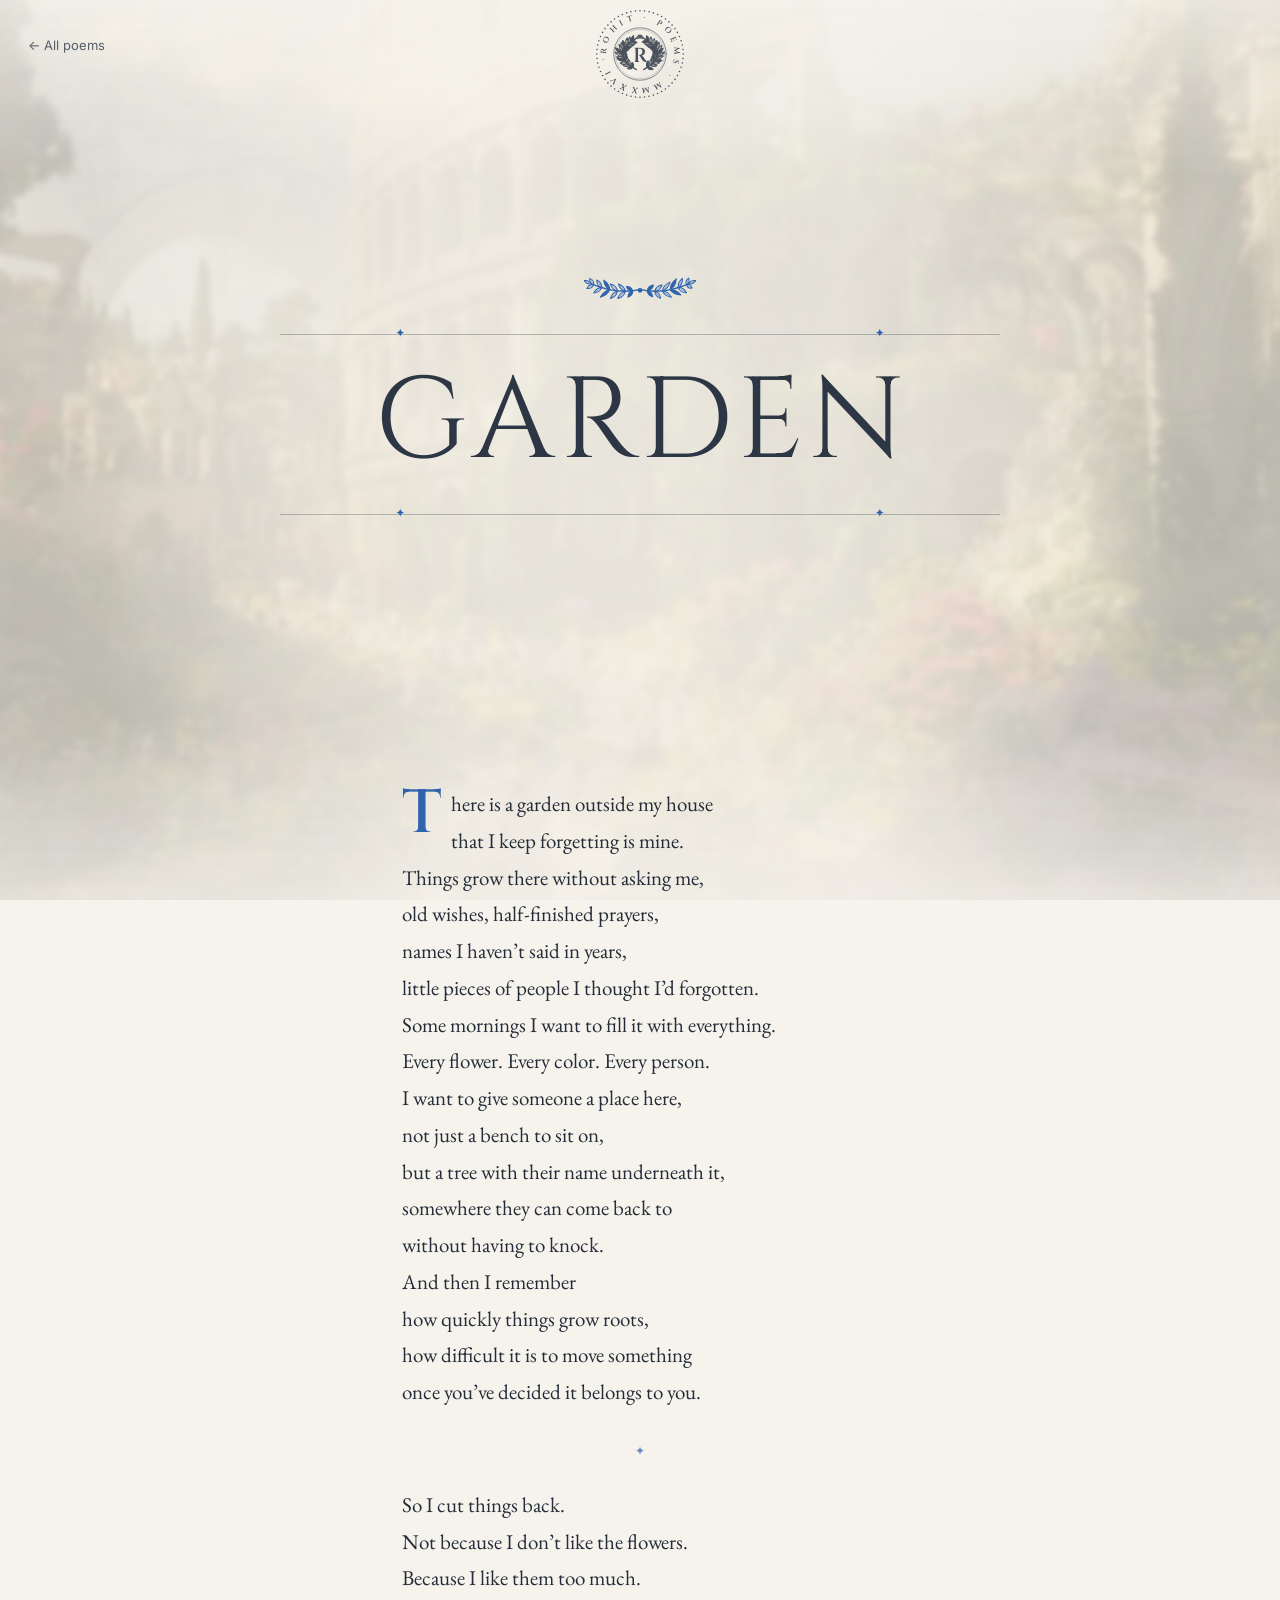
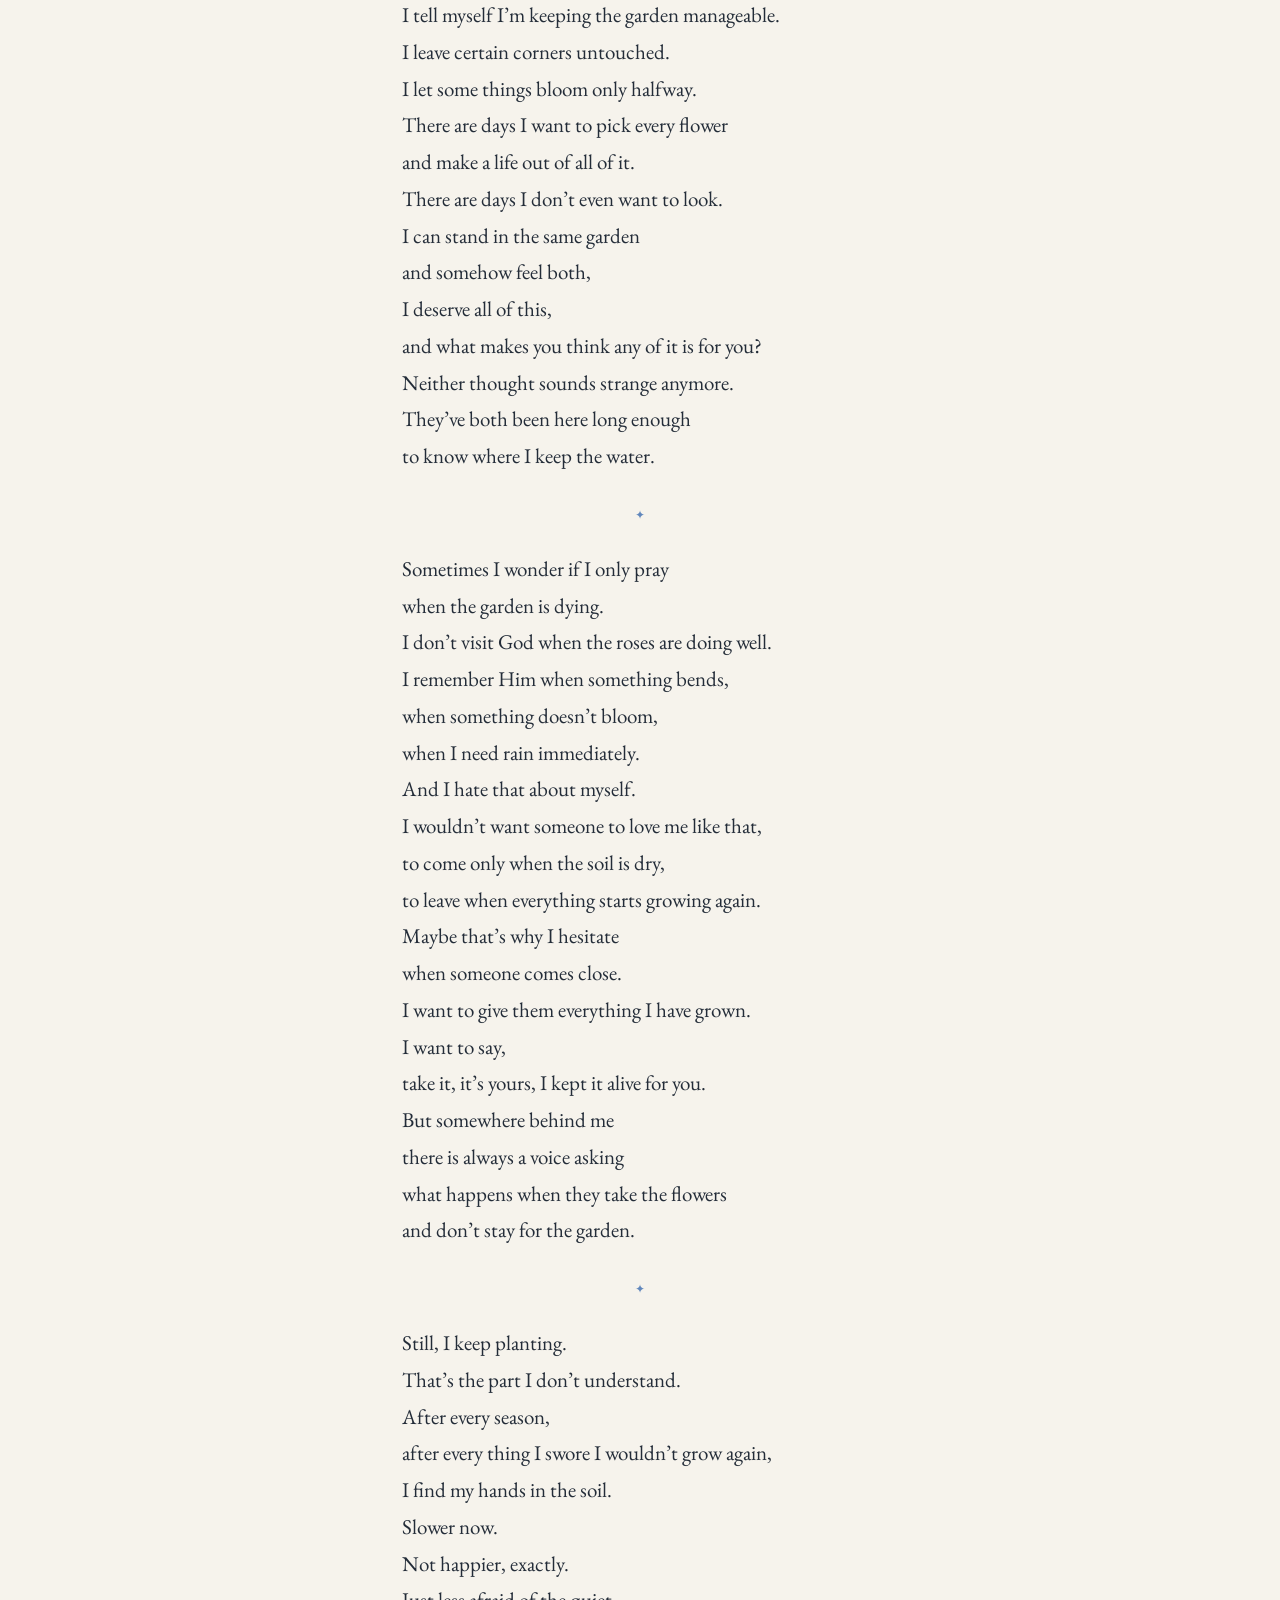
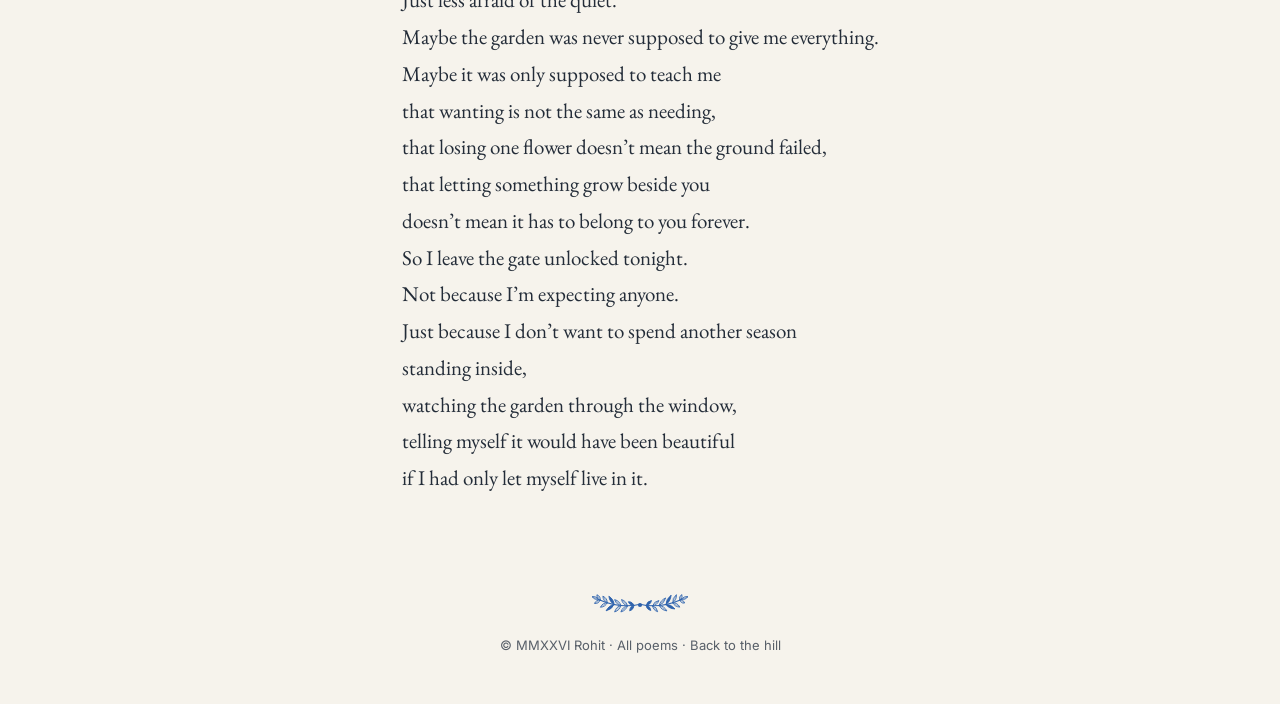
<file: poem.html>
<!doctype html>
<html lang="en">
<head>
  <meta charset="utf-8">
  <meta name="viewport" content="width=device-width, initial-scale=1">
  <title>A poem — Rohit</title>
  <meta name="description" content="A poem by Rohit.">
  <meta name="theme-color" content="#f6f3ec">
  <link rel="preconnect" href="https://fonts.googleapis.com">
  <link rel="preconnect" href="https://fonts.gstatic.com" crossorigin>
  <link href="https://fonts.googleapis.com/css2?family=Cinzel:wght@400;500;600&family=Cormorant+Garamond:ital,wght@1,400;1,500&family=EB+Garamond:ital,wght@0,400;0,500;1,400&family=Inter:wght@400;500&display=swap" rel="stylesheet">
  <link rel="stylesheet" href="poems.css?v=37">
</head>
<!-- one poem, opened from its card on poems.html (poem.html#<slug>); poems.js renders it and its journey -->
<body data-view="read">
  <header class="p-top on-paper">
    <a class="back" href="poems.html#poems-top"><span aria-hidden="true">←</span> All poems</a>
    <span class="p-mark" id="seal" role="img" aria-label="Rohit, poems"></span>
    <span></span>
  </header>

  <main class="page">
    <div class="poems" id="poems"></div>
  </main>

  <footer class="p-foot">
    <div class="sprig" id="sprig-foot"></div>
    <p>© <span id="yr"></span> Rohit · <a class="back" href="poems.html#poems-top">All poems</a> · <a class="back" href="index.html" data-turn="paper">Back to the hill</a></p>
  </footer>

  <script src="poems-art.js?v=8"></script>
  <script src="poems.js?v=20"></script>
  <script src="turn.js?v=5"></script>
</body>
</html>
</file>
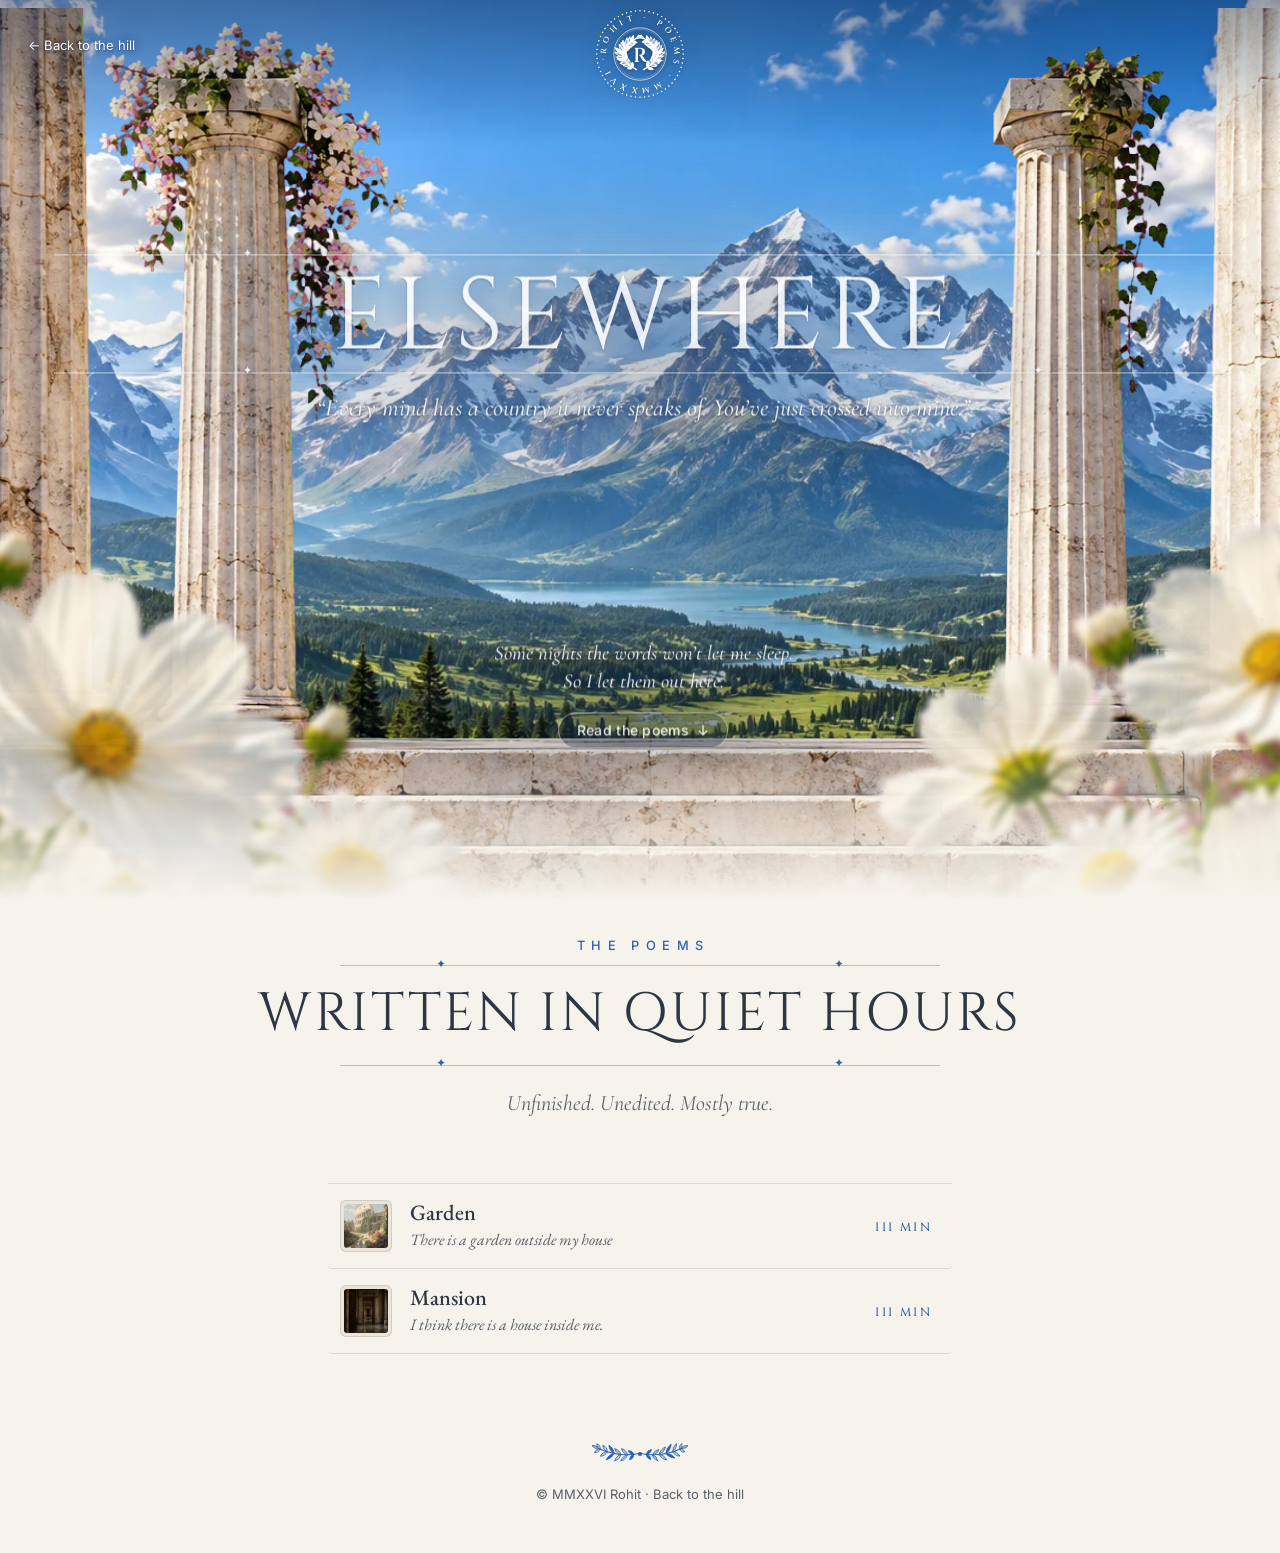
<file: poems.html>
<!doctype html>
<html lang="en">
<head>
  <meta charset="utf-8">
  <meta name="viewport" content="width=device-width, initial-scale=1">
  <title>Poems — Rohit</title>
  <meta name="description" content="Short poems by Rohit, written in quiet hours.">
  <meta name="theme-color" content="#3f78c6">
  <link rel="preconnect" href="https://fonts.googleapis.com">
  <link rel="preconnect" href="https://fonts.gstatic.com" crossorigin>
  <link href="https://fonts.googleapis.com/css2?family=Cinzel:wght@400;500;600&family=Cormorant+Garamond:ital,wght@1,400;1,500&family=EB+Garamond:ital,wght@0,400;0,500;1,400&family=Inter:wght@400;500&display=swap" rel="stylesheet">
  <link rel="preload" as="image" href="assets/poems/scene.webp" fetchpriority="high">
  <link rel="stylesheet" href="poems.css?v=37">
</head>
<body>
  <div class="veil" aria-hidden="true"></div>

  <header class="p-top">
    <a class="back" href="index.html" data-turn="paper"><span aria-hidden="true">←</span> Back to the hill</a>
    <span class="p-mark" id="seal" role="img" aria-label="Rohit, poems"></span>
    <span></span>
  </header>

  <section class="gate" id="gate" aria-label="A sunlit classical gate: marble columns framing a blue sky, snowy mountains and a green valley, with white flowers in front">
    <img class="gl g-sky" src="assets/poems/scene.webp" width="1536" height="864" alt="" fetchpriority="high" decoding="async">
    <img class="gl g-front" src="assets/poems/columns.webp" width="1536" height="864" alt="" decoding="async">
    <img class="gl g-near" src="assets/poems/flowers.webp" width="1536" height="864" alt="" decoding="async">
    <div class="poster" id="poster">
      <div class="rule" aria-hidden="true"><i>✦</i><i>✦</i></div>
      <h1>Elsewhere</h1>
      <div class="rule" aria-hidden="true"><i>✦</i><i>✦</i></div>
      <p class="line">“Every mind has a country it never speaks of. You’ve just crossed into mine.”</p>
      <p class="quote">Some nights the words won’t let me sleep.<br>So I let them out here.</p>
      <a class="read" href="#poems-top">Read the poems <span aria-hidden="true">↓</span></a>
    </div>
  </section>

  <section class="sec" id="poems-top">
    <p class="kicker">The poems</p>
    <div class="rule" aria-hidden="true"><i>✦</i><i>✦</i></div>
    <h2 class="sec-title">Written in quiet hours</h2>
    <div class="rule" aria-hidden="true"><i>✦</i><i>✦</i></div>
    <p class="sub">Unfinished. Unedited. Mostly true.</p>
  </section>

  <main class="page">
    <div class="poems" id="poems" aria-live="polite"></div>
  </main>

  <footer class="p-foot">
    <div class="sprig" id="sprig-foot"></div>
    <p>© <span id="yr"></span> Rohit · <a class="back" href="index.html" data-turn="paper">Back to the hill</a></p>
  </footer>

  <script src="poems-art.js?v=8"></script>
  <script src="poems.js?v=20"></script>
  <script src="turn.js?v=5"></script>
</body>
</html>
</file>
<file: style.css>
:root {
  --curtain: #f5f4f0; --curtain-ink: #26251f; /* loader follows the site: paper by day */
  --paper: #f5f4f0;
  --ink: #26251f;
  --ink-soft: #57544b;
  --ink-faint: #8a867b;
  --rule: #e2dfd7;
  --tile: #fbf8ef;
  --well: #ebe8e1;
  --on-sky: #fffbea;
  --on-sky-soft: rgba(255, 251, 234, .9);
  --serif: "Instrument Serif", Georgia, serif;
  --sans: "Inter", system-ui, -apple-system, "Segoe UI", sans-serif;
  color-scheme: light;
}
:root[data-theme="night"] {
  --curtain: #10141d; --curtain-ink: #ece8dc; /* and the night page at night (was a warm brown, #1c1b17) */
  --paper: #10141d;
  --ink: #ece8dc;
  --ink-soft: #b9b4a6;
  --ink-faint: #858175;
  --rule: #262b36;
  --well: #171c27;
  color-scheme: dark;
}

* { box-sizing: border-box; }

html { scroll-behavior: smooth; }
/* no scrollbar: it showed as a grey bar and white strip, and appearing after
   the loader it narrowed the page and forced a full repaint of the hill */
html { scrollbar-width: none; }
html::-webkit-scrollbar { display: none; }

body {
  margin: 0;
  background: var(--paper);
  color: var(--ink);
  font: 400 16px/1.65 var(--sans);
  -webkit-font-smoothing: antialiased;
}

a { color: inherit; text-decoration: none; }

.col {
  width: 100%;
  max-width: 692px;
  margin: 0 auto;
  padding: 0 20px;
}

/* Header */
.top {
  position: absolute;
  inset: 0 0 auto 0;
  display: flex;
  justify-content: flex-end; /* no name on the left (my ask), only the day / night switch on the right */
  align-items: center;
  padding: 22px 28px;
  font-size: 15px;
  z-index: 2;
}
.mark { font-weight: 500; color: var(--on-sky); }
.top nav { display: flex; align-items: center; gap: 22px; }
.top nav a { color: var(--on-sky-soft); transition: color .2s, background-size .35s ease; }
.top nav a:hover { color: var(--on-sky); }
/* Resume link (2026-11-20, my ask: beside the day / night switch): quiet text like the intro links, a small arrow that slips up-right on hover */
.top nav a.cv { display: inline-flex; align-items: center; gap: 3px; transition: color .2s; }
.top nav a.cv:hover, .top nav a.cv:focus-visible { color: var(--on-sky); outline: none; }
.cv svg { width: 14px; height: 14px; fill: none; stroke: currentColor; stroke-width: 1.8; stroke-linecap: round; stroke-linejoin: round; transition: transform .3s ease; }
.cv:hover svg, .cv:focus-visible svg { transform: translate(2px, -2px); }
@media (max-width: 560px) { .top nav { gap: 16px; } }

/* Day / night switch: shows the moon by day, the sun by night */
.mode {
  display: grid; place-items: center;
  width: 34px; height: 34px;
  margin: -6px 0;
  padding: 0;
  background: none;
  border: 0;
  border-radius: 50%;
  color: var(--on-sky-soft);
  cursor: pointer;
  transition: color .2s, background-color .2s, transform .5s ease;
}
.mode:hover, .mode:focus-visible { color: var(--on-sky); background: rgba(255, 251, 234, .14); outline: none; }
.mode:active { transform: rotate(-30deg); }
.mode svg {
  grid-area: 1 / 1;
  width: 20px; height: 20px;
  fill: none; stroke: currentColor; stroke-width: 1.6;
  stroke-linecap: round; stroke-linejoin: round;
  transition: opacity .4s ease, transform .6s ease;
}
.mode .sun, [data-theme="night"] .mode .moon { opacity: 0; transform: rotate(-90deg) scale(.6); }
[data-theme="night"] .mode .sun { opacity: 1; transform: none; }

/* Hero: a full-bleed painted panel, text sitting on the sky */
.hero {
  position: relative;
  height: 100svh;
  min-height: 680px;
  padding-top: clamp(110px, 18vh, 180px);
  background: #287fa8;
  overflow: hidden;
}
.hero .intro {
  position: relative;
  z-index: 1;
  margin: 0 0 0 clamp(20px, 8vw, 140px);
  width: auto;
  max-width: 470px;
  padding: 0;
  will-change: transform, opacity;
}
.intro h1 {
  font: italic 400 56px/1.1 var(--serif);
  margin: 0 0 18px;
  letter-spacing: -0.01em;
  color: var(--on-sky);
}
.intro p { color: var(--on-sky-soft); margin: 0 0 14px; }
/* the lead line reads first: brighter, a touch heavier */
.intro p.lead { color: var(--on-sky); font-weight: 500; font-size: 21px; line-height: 1.45; letter-spacing: -0.01em; margin-bottom: 18px; text-wrap: balance; }
/* inline links in the intro: always quietly underlined, the line goes solid on hover */
.ul {
  position: relative;
  display: inline;
  padding: 0;
  border: 0;
  background: none;
  font: inherit;
  color: var(--on-sky);
  cursor: pointer;
}
.ul:focus-visible { outline: none; }
/* the hill always melts into the page at the very bottom, at any scroll, so it never ends in a line */
.scene .blend { position: absolute; inset: auto 0 0 0; height: 34px; background: linear-gradient(to bottom, color-mix(in srgb, var(--paper) 0%, transparent), color-mix(in srgb, var(--paper) 45%, transparent) 60%, var(--paper)); pointer-events: none; } /* lowered 2026-11-19 (my ask: keep the hero uncluttered): only the last strip melts */
/* Scene */
.scene {
  position: absolute;
  inset: 0;
  margin: 0;
}
.scene canvas {
  position: absolute;
  inset: 0;
  width: 100%;
  height: 100%;
}
#sky, #skyNight, #celestial, .clouds, .scene .dusk { will-change: transform; }
/* each cloud is a small day + night canvas pair that scene.js drifts by transform */
.clouds { position: absolute; inset: 0; overflow: hidden; pointer-events: none; }
.cloud { position: absolute; will-change: transform; }
/* night: scene.js fades these in on one eased timeline as the switch plays */
#skyNight, .cloud .night, #glow, .scene .dusk { opacity: 0; }
#glow { mix-blend-mode: screen; pointer-events: none; }
/* the hill, its shadows, the swaying grass and the flowers: scene.js tints them
   for dusk and night with one filter here, rather than one on each layer */
.land { position: absolute; inset: 0; }
.scene .dusk {
  position: absolute;
  inset: 0;
  pointer-events: none;
  background: linear-gradient(to bottom, rgba(214, 120, 150, 0) 12%, rgba(214, 120, 150, .22) 36%, rgba(255, 150, 100, .55) 56%, rgba(255, 176, 112, .8) 76%);
}
.hero { transition: background-color 2.8s cubic-bezier(.65, 0, .35, 1); }
[data-theme="night"] .hero { background: #0d1a38; }
.scene .fade {
  position: absolute;
  inset: auto 0 0 0;
  height: 22%; /* was 35%: lowered so the hero stays uncluttered as it scrolls (2026-11-19, my ask) */
  background: linear-gradient(to bottom, transparent, var(--paper));
  opacity: 0;
  pointer-events: none;
}
.live {
  position: absolute;
  z-index: 1; /* its own layer, so the shade behind the words sits over the painting, under the words */
  right: 28px; bottom: 44px;
  text-align: right;
  /* cream with a soft shadow on the grass; as the hill fades into the page on
     scroll (scene.js sets --over-page 0 → 1) it turns to the page's ink */
  --over-page: 0;
  color: color-mix(in srgb, var(--ink) calc(var(--over-page) * 100%), #fffbea);
  text-shadow: 0 1px 2px rgba(20, 36, 8, calc(.55 * (1 - var(--over-page)))), 0 0 14px rgba(20, 36, 8, calc(.35 * (1 - var(--over-page))));
  pointer-events: none;
}
.live .line { display: block; font: italic 400 19px/1.3 var(--serif); }
/* behind the words, a patch of shade like a passing cloud's on the hill: no edge, no box, just the grass a
   little darker, feathered out, so the words read without breaking the painting (my ask, 2026-11-19) */
.live::before {
  content: "";
  position: absolute;
  inset: -34px -60px -40px -70px;
  z-index: -1;
  border-radius: 50%;
  background: radial-gradient(closest-side, rgba(34, 64, 20, .55), rgba(34, 64, 20, .32) 55%, rgba(34, 64, 20, 0));
  filter: blur(6px);
  pointer-events: none;
}
.live::before { transition: opacity 2.8s cubic-bezier(.65, 0, .35, 1); }
[data-theme="night"] .live::before { opacity: 0; } /* night was already readable: no shade there (my ask); fades with the light */
.live .clock { display: block; font-size: 13px; opacity: .8; margin-top: 2px; }

@media (prefers-reduced-motion: reduce) {
  .mode, .mode svg, body, .hero { transition: none; }
}

/* Sections */
/* rhythm: a wide gap between main sections, a medium one between the parts of About (2026-11-19, my ask: a bit more air) */
:root { --sec: 136px; --sub: 76px; }
@media (max-width: 560px) { :root { --sec: 104px; --sub: 60px; } }
section.col { padding-top: var(--sec); font-size: 16px; }
/* section labels speak in the hill's voice: the italic serif of the name and the corner quote */
h2 {
  font: italic 400 20px/1.3 var(--serif);
  color: var(--ink-soft);
  margin: 0 0 18px;
  letter-spacing: 0;
}

/* Work: project cards in a grid a little wider than the text. Each board is a soft well holding a
   screenshot that floats on it; the screenshots take turns (work.js), dots show which. Name and kind
   under it, one line below. Hover lifts the shot */
.cards {
  display: grid;
  grid-template-columns: repeat(2, minmax(0, 1fr));
  gap: 36px 14px;
  width: min(992px, calc(100vw - 40px));
  margin-left: 50%;
  translate: -50% 0;
}
.pcard { display: block; color: inherit; }
.pcard:only-child { grid-column: 1 / -1; }
.board {
  --pad: clamp(18px, 3.2vw, 44px);
  position: relative;
  margin: 0;
  aspect-ratio: 4 / 3;
  border-radius: 16px;
  background: var(--well);
  box-shadow: inset 0 0 0 1px var(--rule);
  overflow: hidden;
}
.pcard:only-child .board { aspect-ratio: 16 / 9; }
.board .shot {
  position: absolute;
  inset: var(--pad);
  margin: auto;
  width: auto; height: auto;
  max-width: calc(100% - 2 * var(--pad));
  max-height: calc(100% - 2 * var(--pad));
  border-radius: 6px;
  user-select: none;
  box-shadow: 0 0 0 1px rgba(38, 37, 31, .06), 0 2px 4px rgba(0, 0, 0, .04), 0 14px 34px -14px rgba(0, 0, 0, .22);
  opacity: 0;
  transition: opacity .9s cubic-bezier(.23, 1, .32, 1), transform .6s cubic-bezier(.23, 1, .32, 1);
}
.board .shot.on { opacity: 1; }
@media (hover: hover) and (pointer: fine) { .pcard:hover .board .shot { transform: translateY(-4px); } }
.pcard:active .board .shot { transform: scale(.99); }
.dots { position: absolute; left: 50%; bottom: 10px; translate: -50% 0; display: flex; gap: 5px; }
.dots i { width: 5px; height: 5px; border-radius: 50%; background: var(--ink); opacity: .16; transition: opacity .4s cubic-bezier(.23, 1, .32, 1); }
.dots i.on { opacity: .55; }
.cap { display: flex; justify-content: space-between; align-items: baseline; gap: 12px; margin-top: 12px; }
.cap .name { color: var(--ink); font-weight: 500; }
.cap .arrow { display: inline-block; color: var(--ink-faint); font-size: 14px; transition: translate .3s cubic-bezier(.23, 1, .32, 1), color .3s; }
.pcard:hover .cap .arrow, .pcard:focus-visible .cap .arrow { translate: 2px -2px; color: var(--ink); }
.cap .kind, .pcard .line { color: var(--ink-faint); font-size: 14px; line-height: 1.625; }
.pcard .line { display: block; margin-top: 2px; color: var(--ink-soft); }
.pcard:focus-visible { outline: 2px solid var(--ink); outline-offset: 6px; border-radius: 16px; }
@media (max-width: 720px) {
  .cards { grid-template-columns: 1fr; width: 100%; margin-left: 0; translate: none; }
  .pcard:only-child .board { aspect-ratio: 4 / 3; }
}
@media (prefers-reduced-motion: reduce) { .board .shot { transition: none; } }


#about p { color: var(--ink-soft); margin: 0 0 14px; }
#about p:first-of-type { color: var(--ink); }
/* Services: two quiet columns of what I do, then one muted line on how to work together */
.svc { list-style: none; display: grid; grid-template-columns: repeat(2, minmax(0, 1fr)); gap: 6px 24px; margin: 18px 0 0; padding: 0; color: var(--ink); font-weight: 500; }
#about .svc-ways { margin: 20px 0 14px; color: var(--ink-faint); font-size: 14px; }
@media (max-width: 560px) { .svc { grid-template-columns: 1fr; } }
h2.sub { margin: var(--sub) 0 0; }
.exp { margin: 0 0 32px; padding: 0; }
.exp div { padding: 14px 0; border-bottom: 1px solid var(--rule); }
.exp div:first-child { border-top: 1px solid var(--rule); margin-top: 18px; }
.exp dt { color: var(--ink); margin-bottom: 4px; }
.exp dd {
  margin: 0;
  display: flex;
  justify-content: space-between;
  gap: 16px;
  color: var(--ink-soft);
  font-size: 15px;
  line-height: 1.5;
  padding: 3px 0;
}
.exp dd.did { display: block; color: var(--ink-faint); font-size: 14px; padding: 0 0 6px; }
.exp .when { color: var(--ink-faint); font-size: 14px; font-variant-numeric: tabular-nums; white-space: nowrap; }
/* the role I'm in now: a small green dot that breathes, a ring easing out of it */
.exp .now {
  position: relative;
  display: inline-block;
  width: 6px; height: 6px;
  margin: 0 9px 1px 0;
  vertical-align: middle;
  border-radius: 50%;
  background: #1fb469;
}
.exp .now::after {
  content: "";
  position: absolute;
  inset: 0;
  border-radius: 50%;
  background: #1fb469;
  animation: now-pulse 2.4s cubic-bezier(.22, 1, .36, 1) infinite;
}
@keyframes now-pulse {
  0% { transform: scale(1); opacity: .55; }
  70%, 100% { transform: scale(3.2); opacity: 0; }
}
@media (prefers-reduced-motion: reduce) { .exp .now::after { animation: none; opacity: 0; } }
/* One link line everywhere (2026-11-23, my ask: Resume showed two lines on hover, and links each had their
   own hover): every text link rests on a faint line in its own colour, and on hover a solid line draws in
   over it left to right, then slides back out on leave. Same weight, gap and timing for all of them. */
.cv span, .ul, .hob, .verse, .foot-cols a, .foot-copy {
  text-decoration: none;
  background:
    linear-gradient(currentColor, currentColor) left bottom / 0 1px no-repeat,
    linear-gradient(color-mix(in srgb, currentColor 35%, transparent), color-mix(in srgb, currentColor 35%, transparent)) left bottom / 100% 1px no-repeat;
  padding-bottom: 3px;
  transition: background-size .4s cubic-bezier(.22, 1, .36, 1), color .25s ease, opacity .25s ease;
}
.cv:hover span, .cv:focus-visible span, .ul:hover, .ul:focus-visible,
.hob:hover, .hob:focus-visible, .hob.is-playing, .verse:hover, .verse:focus-visible,
.foot-cols a:hover, .foot-cols a:focus-visible, .foot-copy:hover, .foot-copy:focus-visible { background-size: 100% 1px, 100% 1px; }

/* "erased" and "deleted" are rubbed out, not struck through: the letters faded and a little soft, with a
   graphite smear rubbed sideways across them and faint eraser streaks; each at its own slight angle */
.foot s { position: relative; display: inline-block; text-decoration: none; color: var(--ink-faint); opacity: .6; filter: blur(.3px); }
.foot s::after {
  content: "";
  position: absolute;
  left: -5px;
  right: -7px;
  top: 52%;
  height: 1.05em;
  translate: 0 -50%;
  rotate: -3deg;
  border-radius: 45% 55% 50% 50%;
  background:
    repeating-linear-gradient(97deg, transparent 0 3px, color-mix(in srgb, var(--ink) 7%, transparent) 3px 4px),
    radial-gradient(closest-side, color-mix(in srgb, var(--ink) 22%, transparent), transparent);
  filter: blur(1.4px);
  pointer-events: none;
}
.foot s + s::after, .foot s:nth-of-type(2)::after { rotate: 2.5deg; left: -7px; right: -4px; }
[data-theme="night"] .foot s::after {
  background:
    repeating-linear-gradient(97deg, transparent 0 3px, color-mix(in srgb, var(--ink) 9%, transparent) 3px 4px),
    radial-gradient(closest-side, color-mix(in srgb, var(--ink) 19%, transparent), transparent);
}
/* The footer: the far end of the hill's world, painted on one canvas (meadow.js). The page fades into its
   sky (the mask) the way the hill fades into the page, so there is no edge. Words sit on the sky in the
   hero's cream; the sign-off sits on the grass with the caption's soft shadow. Inside it, the ink tokens
   turn cream so the rubbed-out words still work */
.foot {
  --ink: #fffbea;
  --ink-soft: rgba(255, 251, 234, .88);
  --ink-faint: rgba(255, 251, 234, .72);
  position: relative;
  margin-top: 24px;
  height: clamp(820px, 64vw, 920px);
  overflow: hidden;
  color: var(--ink);
  font-size: 14px;
  background: var(--paper);
}
.meadow {
  position: absolute; inset: 0; width: 100%; height: 100%;
  -webkit-mask-image: linear-gradient(to bottom, transparent, rgba(0,0,0,.12) 70px, rgba(0,0,0,.45) 150px, rgba(0,0,0,.85) 230px, #000 290px);
  mask-image: linear-gradient(to bottom, transparent, rgba(0,0,0,.12) 70px, rgba(0,0,0,.45) 150px, rgba(0,0,0,.85) 230px, #000 290px);
}
.meadow-clouds { overflow: hidden; pointer-events: none; }
/* the land's layers sit in one wrapper; at night it takes the hill's own night filter (scene.js, applyNight at
   full night), so the footer's grass, tree and flowers match the hill's dark grass exactly */
.meadow-land canvas { position: absolute; inset: 0; width: 100%; height: 100%; }
.meadow-land canvas.meadow-leaves { inset: auto; }
[data-theme="night"] .meadow-land { filter: brightness(.48) saturate(.86) hue-rotate(16deg); }
.meadow-clouds canvas { position: absolute; left: 0; top: 0; will-change: transform; }
.meadow-leaves { will-change: contents; }
.foot-in {
  position: relative;
  height: 100%;
  max-width: 1120px;
  margin: 0 auto;
  padding: 300px 40px 26px;
  display: flex; flex-direction: column; justify-content: space-between;
  text-shadow: 0 1px 2px rgba(16, 34, 62, .28);
}
.foot-top { display: flex; justify-content: space-between; gap: 40px; }
.foot-name { margin: 0 0 6px; font: italic 400 34px/1.1 var(--serif); }
.foot-say { margin: 0; color: var(--ink-soft); font-size: 15px; }
.foot-cols { display: flex; gap: 64px; }
.foot-cols div { display: flex; flex-direction: column; gap: 8px; min-width: 96px; }
.foot-cols h3 { margin: 0 0 4px; font: 500 13px/1.4 var(--sans); color: var(--ink-faint); letter-spacing: .01em; }
.foot-cols a, .foot-copy {
  width: fit-content;
  font-size: 15px; color: var(--ink);
}
.foot-copy { margin: 0; border: 0; font: inherit; font-size: 15px; text-align: left; cursor: pointer; text-shadow: inherit; }
.foot-cols a:focus-visible, .foot-copy:focus-visible { outline: none; }
.foot-row {
  font-size: 13px;
  text-shadow: 0 1px 2px rgba(20, 36, 8, .55), 0 0 14px rgba(20, 36, 8, .35);
}

@media (max-width: 560px) {
  /* phones keep their own, smaller sizes (desktop went up a step on 2026-11-09) */
  section.col { font-size: 16px; }
  body { font-size: 16px; }
  .top { font-size: 16px; }
  h2 { font-size: 19px; }
  .exp dd { font-size: 15px; }
  .exp .when { font-size: 13px; }
  .foot { height: 880px; }
  .foot-in { padding: 250px 20px 18px; }
  .foot-top { flex-direction: column; gap: 32px; }
  .foot-cols { gap: 48px; }
  .foot-name { font-size: 30px; }
  .live .clock { font-size: 13px; }
  .top { padding: 18px 20px; }
  .top nav { gap: 16px; }
  .intro h1 { font-size: 40px; }
  .intro p.lead { font-size: 19px; }
  .hero .intro { margin: 0 20px; }
  .hero { min-height: 720px; }
  .live { right: 16px; left: 16px; bottom: 40px; }
  .live .line { font-size: 16px; }
  .foot-row { flex-direction: column; gap: 4px; }
}

/* words preloader (loader.js); shown only once JS has added .loading */
[hidden] { display: none !important; }
.loader { display: none; }
.loading .loader, .loader.out {
  display: grid; place-items: center;
  position: fixed; inset: 0; z-index: 100;
  background: var(--curtain); color: var(--curtain-ink);
  will-change: transform;
}
.loading body { overflow: hidden; }
.loader-word {
  margin: 0; display: flex; align-items: center; gap: .3em;
  font: italic 400 clamp(44px, 7vw, 76px)/1 var(--serif);
  opacity: 0; transform: translateY(14px);
  transition: opacity .9s ease .15s, transform .9s cubic-bezier(.25, 1, .5, 1) .15s;
}
.loader-word::before { content: ""; width: .16em; height: .16em; border-radius: 50%; background: currentColor; }
.loader.on .loader-word { opacity: .9; transform: none; }
.loader.out .loader-word { opacity: 0; transform: translateY(-40px); transition: opacity .3s ease, transform .9s cubic-bezier(.65, 0, .35, 1); }
.loader-curve { position: absolute; left: 0; top: 100%; width: 100%; height: 320px; overflow: visible; }
.loader-curve path { fill: var(--curtain); }
.loader.out-fade { opacity: 0; transition: opacity .4s ease; }


/* "deleted" is the digital one: no smudge, the word sits in a soft text-selection highlight, the way you
   drag over a word just before pressing Delete, with a thin caret blinking at its end */
.foot s.del { filter: none; opacity: 1; color: var(--ink-faint); padding: 0 4px 0 2px; margin: 0 -1px 0 -2px; border-radius: 3px; background: color-mix(in srgb, var(--ink) 9%, transparent); }
.foot s.del::after {
  content: "";
  inset: auto;
  left: auto;
  right: 1px;
  top: 50%;
  width: 1px;
  height: 1.05em;
  translate: 0 -50%;
  rotate: none;
  border-radius: 0;
  background: var(--ink-soft);
  filter: none;
  animation: caret 1.1s steps(1, end) infinite;
}
[data-theme="night"] .foot s.del::after { background: var(--ink-soft); }
@keyframes caret { 50% { opacity: 0; } }
@media (prefers-reduced-motion: reduce) { .foot s.del::after { animation: none; } }
.foot-row { display: flex; justify-content: space-between; gap: 16px; }

/* The door to the poems: a small secret under the footer, quieter than the footer itself. Hover and it
   comes up to ink, the line draws under it and a little arrow slips out; click floods the page with ink
   from the cursor (turn.js) and opens poems.html */
.verse-p { margin: 18px 0 0; }
.verse {
  font-size: 13px;
  color: var(--ink-faint);
}
.verse:hover, .verse:focus-visible { color: var(--ink); outline: none; }
.verse-arrow { display: inline-block; margin-left: 5px; opacity: 0; translate: -4px 0; transition: opacity .25s ease, translate .35s cubic-bezier(.34, 1.56, .64, 1); }
.verse:hover .verse-arrow, .verse:focus-visible .verse-arrow { opacity: 1; translate: 0 0; }

/* Hints of the poems, kept quiet. "short poems" in About is a door to them (it reads like the hobby words);
   the footer signs off with their small laurel R; and in the last screen of the page a faint wash of their
   open sky rose from the bottom; both were retired 2026-11-19 (the footer is the sky now). */
a.hob { color: var(--ink); }
/* Appear on scroll (reveal.js): a block rises a few pixels, fades in and sharpens from a soft blur, once */
.rv {
  opacity: 0;
  translate: 0 16px;
  filter: blur(4px);
  transition: opacity .9s cubic-bezier(.22, 1, .36, 1), translate 1s cubic-bezier(.22, 1, .36, 1), filter .9s cubic-bezier(.22, 1, .36, 1);
  transition-delay: var(--rv-delay, 0ms);
}
.rv.rv-in { opacity: 1; translate: 0 0; filter: none; }

/* page turns (turn.js): a circle of ink (or paper, coming back) spreads from the click */
.turn { position: fixed; inset: 0; z-index: 100; pointer-events: none; }

/* Hobby words in About: buttons that read as words. Hover draws the link line under the word; the
   cursor's capsule (below) says something; click plays the sound. Touch screens get a dotted line */
.hob {
  display: inline;
  margin: 0;
  border: 0;
  font: inherit;
  color: var(--ink);
  cursor: pointer;
}
.hob:focus-visible { outline: none; }

/* The cursor's speech bubble (quips.js): one little comic bubble that trails the cursor over anything
   clickable, its tail pointing up at the arrow's tip, with a soft lag and no tilt. Crisp ink outline and a
   hard offset shadow, like a sticker; the words in Inter 500 at 14px (the serif was too thin to read), picked for the moment,
   and a new line rolls up into place. It grows out of its tail. While a hobby sound plays it shows a
   little equalizer */
.quip {
  position: fixed;
  left: 0;
  top: 0;
  z-index: 50;
  pointer-events: none;
  will-change: translate;
  --bub: #fbf8ef;
  --bub-ink: #26251f;
}
[data-theme="night"] .quip { --bub: #1d2331; --bub-ink: #ece8dc; }
.quip-pill {
  position: relative;
  display: grid;
  place-items: center;
  padding: 8px 12px;
  border: 1.25px solid var(--bub-ink);
  border-radius: 11px;
  background: var(--bub);
  color: var(--bub-ink);
  font: 500 14px/1 var(--sans);
  letter-spacing: -0.005em;
  white-space: nowrap;
  box-shadow: 2.5px 2.5px 0 var(--bub-ink);
  transform-origin: 14px -8px;
  opacity: 0;
  scale: .4;
  transition: opacity .14s ease, scale .18s ease;
}
/* the tail: a little notch pointing up-left at the cursor */
.quip-pill::before {
  content: "";
  position: absolute;
  left: 10px;
  top: -6.5px;
  width: 10px;
  height: 10px;
  background: var(--bub);
  border-left: 1.25px solid var(--bub-ink);
  border-top: 1.25px solid var(--bub-ink);
  border-top-left-radius: 2px;
  transform: skewX(-22deg) rotate(45deg) scale(.82, 1);
}
.quip.is-left .quip-pill { transform-origin: calc(100% - 14px) -8px; }
.quip.is-left .quip-pill::before { left: auto; right: 10px; transform: skewX(22deg) rotate(45deg) scale(1, .82); }
.quip.is-on .quip-pill { opacity: 1; scale: 1; transition: opacity .14s ease, scale .42s cubic-bezier(.34, 1.56, .64, 1); }
.quip-pill > * { grid-area: 1 / 1; transition: opacity .2s ease, scale .2s ease; }
.quip-say { display: block; padding-bottom: 1px; }
.quip-say.is-new { animation: quip-roll .34s cubic-bezier(.22, 1, .36, 1); }
@keyframes quip-roll { from { opacity: 0; translate: 0 7px; filter: blur(2px); } }
.quip-eq { display: flex; align-items: flex-end; gap: 2px; height: 12px; opacity: 0; scale: .6; }
.quip-eq i { width: 2px; height: 100%; border-radius: 1px; background: currentColor; transform-origin: bottom; animation: quip-eq .7s ease-in-out infinite alternate; animation-play-state: paused; }
.quip-eq i:nth-child(2) { animation-delay: -.25s; animation-duration: .55s; }
.quip-eq i:nth-child(3) { animation-delay: -.5s; animation-duration: .8s; }
.quip-eq i:nth-child(4) { animation-delay: -.1s; animation-duration: .6s; }
@keyframes quip-eq { from { scale: 1 .25; } to { scale: 1 1; } }
.quip.is-playing .quip-say { opacity: 0; scale: .6; }
.quip.is-playing .quip-eq { opacity: 1; scale: 1; }
.quip.is-playing .quip-eq i { animation-play-state: running; }
@media (hover: none) { .quip { display: none; } }
@media (prefers-reduced-motion: reduce) {
  .quip-pill, .quip.is-on .quip-pill { transition: opacity .15s ease; scale: 1; }
  .quip-say.is-new { animation: none; }
  .quip-eq i { animation: none; scale: 1 .6; }
}

/* Wide screens: section labels (Work, About, Experience) move into a left gutter, right-aligned, quiet,
   level with the first line of what they name. The Work card stays in the text column so its label has
   room. Narrower screens keep the labels above */
@media (min-width: 1200px) {
  section.col { position: relative; }
  section.col h2 {
    position: absolute;
    right: calc(100% - 20px + 56px);
    width: 180px;
    margin: 0;
    text-align: right;
    font-weight: 400;
    line-height: 1.32;
    letter-spacing: 0;
  }
  /* Work: level with the top of the card */
  #work h2 { line-height: 1.2; }
  .cards { width: 100%; margin-left: 0; translate: none; }
  /* Experience: level with the first company, below the about text */
  /* each part sits var(--sub) below the last; its label is nudged level with it (measured) */
  section.col h2.sub { margin-top: calc(var(--sub) + var(--nudge, 0px)); }
  .exp div:first-child, .svc { margin-top: var(--sub); }
  section.col h2.sub:has(+ .svc) { --nudge: -14px; }
}
.pcard[href$=".html"]:hover .cap .arrow, .pcard[href$=".html"]:focus-visible .cap .arrow { translate: 3px 0; } /* in-site case study: the arrow points on, not out */

/* Work, bigger (2026-11-19): a wider section than the text column, two large cards side by side
   (about 1040px across on desktop), the "Work" label above them aligned to the grid, caption on one line
   (name left, kind right) with the one-line summary under it. One column on phones. */
#work.col { max-width: 1088px; padding: 0 24px; }
.cards { grid-template-columns: repeat(2, minmax(0, 1fr)); gap: 48px 16px; width: 100%; margin-left: 0; translate: none; }
.board { aspect-ratio: 4 / 3; --pad: clamp(20px, 4.4vw, 56px); border-radius: 18px; }
.cap { margin-top: 16px; flex-wrap: wrap; row-gap: 2px; }
.cap .name { font-size: 17px; white-space: nowrap; }
.cap .kind { font-size: 15px; }
.pcard .line { font-size: 15px; margin-top: 4px; }
#work h2 { margin-bottom: 28px; }
@media (min-width: 1200px) {
  #work h2 { position: static; width: auto; text-align: left; margin: 0 0 28px; }
}
@media (max-width: 720px) {
  #work.col { padding: 0 20px; }
  .cards { grid-template-columns: 1fr; gap: 44px; }
}
@media (max-width: 720px) { .cap { flex-direction: column; align-items: flex-start; } }

/* ---- One sunset for the whole page (2026-11-19, my ask) ----
   The page colours are registered so they can animate, and all move together on the hero's own curve
   (scene.js ease = cubic-bezier(.65,0,.35,1), 2.8s): every text, rule and surface turns with the light,
   not only the body, and nothing switches ahead of it. */
@property --paper { syntax: "<color>"; inherits: true; initial-value: #f5f4f0; }
@property --ink { syntax: "<color>"; inherits: true; initial-value: #26251f; }
@property --ink-soft { syntax: "<color>"; inherits: true; initial-value: #57544b; }
@property --ink-faint { syntax: "<color>"; inherits: true; initial-value: #8a867b; }
@property --rule { syntax: "<color>"; inherits: true; initial-value: #e2dfd7; }
@property --well { syntax: "<color>"; inherits: true; initial-value: #ebe8e1; }
/* surfaces follow the full curve; the words hold their colour until the page is halfway, then turn quickly,
   so they never sink into the background mid-switch (both passing the same grey made them vanish) */
:root.themed { transition: --paper 2.8s cubic-bezier(.65, 0, .35, 1), --rule 2.8s cubic-bezier(.65, 0, .35, 1), --well 2.8s cubic-bezier(.65, 0, .35, 1), --ink .5s ease-in-out 1.15s, --ink-soft .5s ease-in-out 1.15s, --ink-faint .5s ease-in-out 1.15s; }
/* the warm dusk light over the page below the hero, at its strongest halfway through the switch (scene.js) */
.wash {
  position: fixed; inset: 0; z-index: 40; pointer-events: none; opacity: 0; will-change: opacity;
  background: linear-gradient(to bottom, rgba(255, 140, 110, .55), rgba(255, 160, 90, .75) 55%, rgba(255, 190, 110, .85));
}
/* the corner caption swaps morning and night with a short fade, when the sky turns */
.live .clock { transition: opacity .26s ease; }
.live .clock.swap { opacity: 0; }
/* the footer's night sky and night clouds fade in on the same curve (--nt, set by scene.js on .foot) */
.foot { --nt: 0; }
[data-theme="night"] .foot { --nt: 1; }
#meadowSkyNight, .meadow-clouds .n { opacity: var(--nt); }
.meadow-clouds .cl { position: absolute; left: 0; top: 0; will-change: transform; }
.meadow-clouds .cl canvas { position: absolute; left: 0; top: 0; }
.foot s::after { transition: background-color 2.8s cubic-bezier(.65, 0, .35, 1); }
@media (prefers-reduced-motion: reduce) { :root.themed { transition: none; } }
</file>
<file: case.css>
/* Case study pages (nexus.html), v2: an editorial, senior-level layout.
   Same tokens as the portfolio (style.css) so it reads as one site: paper by day, night by default,
   Inter for text, the hill's italic Instrument Serif for labels and accents.
   Layout: a sticky section index on wide screens, a 12-column grid, large imagery, annotated screens,
   principles -> decisions (with trade-offs) -> iterations -> system -> craft -> reflection. */
:root {
  --paper: #f5f4f0; --ink: #26251f; --ink-soft: #57544b; --ink-faint: #8a867b; --rule: #e2dfd7; --well: #ebe8e1;
  --band: #26251f; --on-band: #f5f4f0; --on-band-soft: rgba(245, 244, 240, .66);
  --pin: #4f7bff;
  --serif: "Instrument Serif", Georgia, serif;
  --sans: "Inter", system-ui, -apple-system, "Segoe UI", sans-serif;
  --page: 1240px; --gut: clamp(20px, 4vw, 48px); --idx: 180px;
  --sec: clamp(112px, 12vw, 176px); --gap: clamp(40px, 5vw, 72px);
  --ease: cubic-bezier(.22, 1, .36, 1);
  color-scheme: light;
}
:root[data-theme="night"] {
  --paper: #10141d; --ink: #ece8dc; --ink-soft: #b9b4a6; --ink-faint: #858175; --rule: #262b36; --well: #171c27;
  --band: #1a2030; --on-band: #ece8dc; --on-band-soft: rgba(236, 232, 220, .64);
  --pin: #7c9dff;
  color-scheme: dark;
}
* { box-sizing: border-box; }
html { scrollbar-width: none; }
html::-webkit-scrollbar { display: none; }
body { margin: 0; background: var(--paper); color: var(--ink); font: 400 18.5px/1.7 var(--sans); -webkit-font-smoothing: antialiased; transition: background-color .6s ease, color .6s ease; }
a { color: inherit; }
img { display: block; max-width: 100%; height: auto; }
p { margin: 0; }
.page { width: 100%; max-width: calc(var(--page) + 2 * var(--gut)); margin: 0 auto; padding: 0 var(--gut); }

/* ---------- top bar ---------- */
.bar { position: absolute; inset: 0 0 auto 0; display: flex; justify-content: space-between; align-items: center; padding: 22px var(--gut); z-index: 3; font-size: 16px; }
.back { display: inline-flex; gap: 8px; color: var(--ink-soft); text-decoration: none; transition: color .3s; }
.back i { font-style: normal; transition: translate .3s var(--ease); }
.back:hover { color: var(--ink); }
.back:hover i { translate: -3px 0; }
.mode { width: 40px; height: 40px; border: 0; border-radius: 50%; background: transparent; color: var(--ink-soft); cursor: pointer; display: grid; place-items: center; transition: background .3s, color .3s; }
.mode:hover, .mode:focus-visible { background: var(--well); color: var(--ink); outline: none; }
.mode svg { grid-area: 1 / 1; width: 20px; height: 20px; fill: none; stroke: currentColor; stroke-width: 1.6; stroke-linecap: round; transition: opacity .4s, transform .5s var(--ease); }
.mode .sun, [data-theme="night"] .mode .moon { opacity: 0; transform: rotate(-90deg) scale(.6); }
[data-theme="night"] .mode .sun { opacity: 1; transform: none; }

/* ---------- type ---------- */
.label { display: block; font: italic 400 22px/1.3 var(--serif); color: var(--ink-soft); margin: 0 0 16px; }
h1 { font: 500 clamp(40px, 6vw, 84px)/1.0 var(--sans); letter-spacing: -.045em; margin: 0; max-width: 14ch; text-wrap: balance; }
h1 em, h2 em, .hmw em, .pull em { font-family: var(--serif); font-style: italic; font-weight: 400; letter-spacing: -.01em; }
h2 { font: 500 clamp(30px, 3.6vw, 46px)/1.1 var(--sans); letter-spacing: -.03em; margin: 0 0 22px; max-width: 20ch; text-wrap: balance; }
h3 { font: 500 clamp(22px, 2.2vw, 28px)/1.2 var(--sans); letter-spacing: -.02em; margin: 0; text-wrap: balance; }
.lead { font-size: clamp(19px, 1.7vw, 22px); line-height: 1.6; color: var(--ink-soft); max-width: 46ch; }
.body { color: var(--ink-soft); max-width: 60ch; }
.body + .body { margin-top: 16px; }
.small { font-size: 15.5px; color: var(--ink-faint); line-height: 1.55; }

/* ---------- hero ---------- */
.hero { padding-top: clamp(124px, 17vh, 176px); }
.hero-top { display: grid; grid-template-columns: minmax(0, 1.1fr) minmax(0, .9fr); gap: var(--gap); align-items: end; }
.kicker { font-size: 15.5px; color: var(--ink-faint); margin-bottom: 22px; }
.kicker b { font-weight: 500; color: var(--ink-soft); }
.kicker .tag { display: inline-block; margin-left: 10px; padding: 3px 10px; border-radius: 999px; font-size: 13.5px; color: var(--ink-soft); box-shadow: inset 0 0 0 1px var(--rule); vertical-align: 1px; }
.hero-shot { margin-top: clamp(48px, 6vw, 80px); }
.meta { display: grid; grid-template-columns: repeat(4, minmax(0, 1fr)); margin-top: 28px; border-top: 1px solid var(--rule); }
.meta > div { padding: 18px 24px 4px; border-left: 1px solid var(--rule); }
.meta > div:first-child { border-left: 0; padding-left: 0; }
.meta dt { font-size: 14px; color: var(--ink-faint); margin-bottom: 6px; }
.meta dd { margin: 0; font-size: 16.5px; line-height: 1.45; white-space: nowrap; }
.meta dd span { display: block; color: var(--ink-faint); font-size: 15px; }

/* ---------- screens ---------- */
.shot { position: relative; margin: 0; padding: clamp(12px, 2vw, 28px); border-radius: 20px; background: var(--well); box-shadow: inset 0 0 0 1px var(--rule); }
.shot img { width: 100%; border-radius: 10px; box-shadow: 0 0 0 1px rgba(0, 0, 0, .06), 0 2px 4px rgba(0, 0, 0, .05), 0 30px 60px -30px rgba(0, 0, 0, .55); }
.shot.flush { padding: 0; background: none; box-shadow: none; }
.cap { margin-top: 14px; font-size: 15.5px; color: var(--ink-faint); line-height: 1.5; }
.cap b { font-weight: 500; color: var(--ink-soft); }

/* ---------- body layout: sticky index + content ---------- */
.layout { display: grid; grid-template-columns: var(--idx) minmax(0, 1fr); gap: clamp(32px, 5vw, 80px); }
.index { position: relative; }
.index nav { position: sticky; top: 96px; padding-top: var(--sec); display: flex; flex-direction: column; gap: 2px; }
.index a { position: relative; display: flex; gap: 12px; align-items: baseline; padding: 6px 0; font-size: 15px; color: var(--ink-faint); text-decoration: none; transition: color .3s; }
.index a span { font-size: 12.5px; font-variant-numeric: tabular-nums; width: 20px; }
.index a::before { content: ""; position: absolute; left: -16px; top: 50%; width: 6px; height: 6px; margin-top: -3px; border-radius: 50%; background: var(--ink); transform: scale(0); transition: transform .4s var(--ease); }
.index a:hover { color: var(--ink-soft); }
.index a.on { color: var(--ink); }
.index a.on::before { transform: none; }
.content > section { padding-top: var(--sec); scroll-margin-top: 40px; }

/* ---------- 01 overview ---------- */
.glance { display: grid; grid-template-columns: repeat(3, minmax(0, 1fr)); border-top: 1px solid var(--rule); border-bottom: 1px solid var(--rule); }
.glance > div { padding: 28px 28px 30px; border-left: 1px solid var(--rule); }
.glance > div:first-child { border-left: 0; padding-left: 0; }
.glance h4 { margin: 0 0 12px; font: italic 400 21px/1.3 var(--serif); color: var(--ink-soft); }
.glance p { color: var(--ink-soft); font-size: 17px; line-height: 1.6; }
.deltas { list-style: none; margin: 0; padding: 0; display: grid; gap: 10px; }
.deltas li { display: grid; grid-template-columns: auto 1fr; gap: 12px; align-items: baseline; font-size: 16.5px; color: var(--ink-soft); }
.deltas b { font-weight: 500; color: var(--ink); font-variant-numeric: tabular-nums; white-space: nowrap; }

/* ---------- 02 problem: annotated before ---------- */
.annot { position: relative; }
.pin { position: absolute; width: 30px; height: 30px; margin: -15px 0 0 -15px; border-radius: 50%; background: var(--pin); color: #fff; font: 600 13.5px/30px var(--sans); text-align: center; box-shadow: 0 0 0 4px color-mix(in srgb, var(--pin) 30%, transparent), 0 6px 18px rgba(0, 0, 0, .35); }
.notes { list-style: none; margin: 28px 0 0; padding: 0; display: grid; grid-template-columns: repeat(2, minmax(0, 1fr)); gap: 0 40px; }
.notes li { display: grid; grid-template-columns: 30px 1fr; gap: 14px; padding: 18px 0; border-top: 1px solid var(--rule); }
.notes li i { width: 26px; height: 26px; border-radius: 50%; background: var(--pin); color: #fff; font: 600 12.5px/26px var(--sans); font-style: normal; text-align: center; }
.notes b { display: block; font-weight: 500; color: var(--ink); font-size: 17px; }
.notes p { color: var(--ink-soft); font-size: 16.5px; line-height: 1.55; margin-top: 2px; }
.aside { margin-top: 24px; padding: 18px 22px; border-radius: 14px; background: var(--well); box-shadow: inset 0 0 0 1px var(--rule); font-size: 16.5px; color: var(--ink-soft); }
.aside b { font-weight: 500; color: var(--ink); }

/* ---------- 03 principles (band) ---------- */
.band { margin-top: var(--sec); padding: clamp(88px, 10vw, 136px) 0; background: var(--band); color: var(--on-band); }
:root[data-theme="night"] .band { box-shadow: inset 0 1px 0 #262b36, inset 0 -1px 0 #262b36; }
.band .label { color: var(--on-band-soft); }
.hmw { font: 500 clamp(30px, 4vw, 54px)/1.12 var(--sans); letter-spacing: -.035em; max-width: 22ch; text-wrap: balance; }
.principles { display: grid; grid-template-columns: repeat(3, minmax(0, 1fr)); gap: clamp(24px, 3vw, 48px); margin-top: clamp(56px, 7vw, 96px); }
.principles > div { padding-top: 22px; border-top: 1px solid rgba(236, 232, 220, .22); }
.principles span { display: block; font-size: 13.5px; color: var(--on-band-soft); margin-bottom: 14px; font-variant-numeric: tabular-nums; }
.principles h3 { color: var(--on-band); margin-bottom: 10px; }
.principles p { color: var(--on-band-soft); font-size: 17px; line-height: 1.6; }

/* ---------- 04 decisions ---------- */
.decs { display: flex; flex-direction: column; gap: clamp(96px, 11vw, 152px); margin-top: var(--gap); }
.dec-head { display: grid; grid-template-columns: 64px minmax(0, 1fr); gap: 16px; align-items: baseline; margin-bottom: 26px; }
.dec-n { font: 300 44px/1 var(--sans); letter-spacing: -.04em; color: var(--ink-faint); font-variant-numeric: tabular-nums; }
.dec-head .ties { display: block; margin-top: 8px; font-size: 14.5px; color: var(--ink-faint); }
.dec-grid { display: grid; grid-template-columns: repeat(3, minmax(0, 1fr)); gap: 0; margin: 0 0 28px 80px; border-top: 1px solid var(--rule); }
.dec-grid > div { padding: 16px 22px 4px; border-left: 1px solid var(--rule); }
.dec-grid > div:first-child { border-left: 0; padding-left: 0; }
.dec-grid dt { font-size: 14px; color: var(--ink-faint); margin-bottom: 6px; }
.dec-grid dd { margin: 0; font-size: 16.5px; line-height: 1.6; color: var(--ink-soft); }

/* ---------- 05 iterations ---------- */
.iter { margin-top: var(--gap); }
.iter + .iter { margin-top: clamp(72px, 8vw, 112px); }
.iter h3 { margin-bottom: 8px; }
.iter > p { margin-bottom: 26px; }
.steps { display: grid; gap: 14px; }
.steps.three { grid-template-columns: .62fr 1.19fr 1.19fr; align-items: stretch; }
.steps.two { grid-template-columns: 1fr 1fr; }
.step { display: flex; flex-direction: column; }
.step .shot { flex: 1; display: grid; place-items: center; }
.step .shot img { max-height: 420px; width: auto; max-width: 100%; }
.step .tagline { display: flex; justify-content: space-between; gap: 12px; margin-top: 12px; font-size: 15px; }
.step .tagline b { font-weight: 500; color: var(--ink); }
.step .tagline span { color: var(--ink-faint); }
.step.final .tagline b::after { content: " \2713"; color: #3ccf91; }
.step .why-not { margin-top: 4px; font-size: 15.5px; color: var(--ink-soft); line-height: 1.55; }

/* ---------- 06 system ---------- */
.sys { display: grid; grid-template-columns: 1fr 1fr; gap: var(--gap); margin-top: var(--gap); }
.swatches { display: grid; grid-template-columns: repeat(5, minmax(0, 1fr)); gap: 10px; }
.sw i { display: block; aspect-ratio: 1 / 1.25; border-radius: 12px; box-shadow: inset 0 0 0 1px rgba(255, 255, 255, .08); }
.sw b { display: block; margin-top: 10px; font-weight: 500; font-size: 15px; }
.sw span { font-size: 13.5px; color: var(--ink-faint); font-variant-numeric: tabular-nums; }
.faces { display: grid; gap: 0; border-top: 1px solid var(--rule); }
.face { display: grid; grid-template-columns: 76px 1fr; align-items: center; gap: 18px; padding: 16px 0; border-bottom: 1px solid var(--rule); }
.face .aa { font-size: 42px; line-height: 1; }
.face b { display: block; font-weight: 500; font-size: 16.5px; }
.face span { font-size: 15px; color: var(--ink-faint); }
.spec { width: 100%; border-collapse: collapse; margin-top: var(--gap); font-size: 16.5px; }
.spec th { text-align: left; font-weight: 400; font-size: 14px; color: var(--ink-faint); padding: 0 16px 12px 0; border-bottom: 1px solid var(--rule); }
.spec td { padding: 16px 16px 16px 0; border-bottom: 1px solid var(--rule); color: var(--ink-soft); vertical-align: top; line-height: 1.55; }
.spec td:first-child { color: var(--ink); font-weight: 500; white-space: nowrap; }

/* ---------- 07 craft ---------- */
.stats { display: grid; grid-template-columns: repeat(3, minmax(0, 1fr)); border-top: 1px solid var(--rule); border-bottom: 1px solid var(--rule); margin-top: var(--gap); }
.stats > div { padding: 26px 24px 28px; border-left: 1px solid var(--rule); }
.stats > div:first-child { border-left: 0; padding-left: 0; }
.stats b { display: block; font: 300 clamp(40px, 4.4vw, 60px)/1 var(--sans); letter-spacing: -.04em; color: var(--ink); margin-bottom: 10px; font-variant-numeric: tabular-nums; }
.stats span { font-size: 16px; color: var(--ink-soft); line-height: 1.5; display: block; max-width: 26ch; }
.bugs { list-style: none; padding: 0; margin: var(--gap) 0 0; }
.bugs li { display: grid; grid-template-columns: 1fr 1fr; gap: 24px; padding: 18px 0; border-bottom: 1px solid var(--rule); font-size: 16.5px; color: var(--ink-soft); }
.bugs li:first-child { border-top: 1px solid var(--rule); }
.bugs li b { font-weight: 500; color: var(--ink); }
.screens { display: grid; grid-template-columns: 1.65fr 1fr; gap: 14px; margin-top: var(--gap); }
.screens .tall { grid-row: span 2; display: grid; place-items: center; }
.screens .tall img { max-width: 290px; border-radius: 22px; }

/* ---------- 08 reflection ---------- */
.pull { font: 500 clamp(26px, 3vw, 38px)/1.25 var(--sans); letter-spacing: -.025em; max-width: 24ch; text-wrap: balance; }
.learn { display: grid; grid-template-columns: 1fr 1fr; gap: var(--gap); margin-top: var(--gap); }
.learn h4 { margin: 0 0 12px; font: italic 400 21px/1.3 var(--serif); color: var(--ink-soft); }
.learn ul { margin: 0; padding: 0; list-style: none; display: grid; gap: 12px; }
.learn li { position: relative; padding-left: 20px; color: var(--ink-soft); font-size: 17px; line-height: 1.6; }
.learn li::before { content: ""; position: absolute; left: 0; top: .72em; width: 8px; height: 1px; background: var(--ink-faint); }
.note { margin-top: var(--gap); padding: 18px 22px; border-radius: 14px; background: var(--well); box-shadow: inset 0 0 0 1px var(--rule); font-size: 15.5px; color: var(--ink-faint); line-height: 1.6; }
.end { padding: var(--sec) 0 72px; display: flex; justify-content: space-between; align-items: baseline; gap: 16px; flex-wrap: wrap; }
.end a { text-decoration: none; position: relative; color: var(--ink); font-size: 17px; }
.end a::after { content: ""; position: absolute; left: 0; right: 0; bottom: -3px; height: 1px; background: currentColor; transform: scaleX(0); transform-origin: right; transition: transform .6s cubic-bezier(.65, 0, .35, 1); }
.end a:hover::after { transform: scaleX(1); transform-origin: left; }
.end small { font-size: 15px; color: var(--ink-faint); }

/* ---------- appear once ---------- */
.rv { opacity: 0; translate: 0 16px; filter: blur(4px); transition: opacity .9s var(--ease), translate 1s var(--ease), filter .9s var(--ease); transition-delay: var(--d, 0ms); }
.rv.in { opacity: 1; translate: none; filter: none; }

/* ---------- responsive ---------- */
@media (max-width: 1100px) {
  .layout { grid-template-columns: 1fr; }
  .index { display: none; }
}
@media (max-width: 900px) {
  .hero-top, .sys, .learn { grid-template-columns: 1fr; }
  .glance, .principles, .stats { grid-template-columns: 1fr; }
  .glance > div, .stats > div { border-left: 0; padding-left: 0; border-top: 1px solid var(--rule); }
  .glance > div:first-child, .stats > div:first-child { border-top: 0; }
  .meta { grid-template-columns: 1fr 1fr; }
  .meta > div:nth-child(3) { border-left: 0; padding-left: 0; }
  .meta > div:nth-child(n+3) { border-top: 1px solid var(--rule); }
  .dec-grid { grid-template-columns: 1fr; margin-left: 0; }
  .dec-grid > div { border-left: 0; padding-left: 0; border-top: 1px solid var(--rule); padding-bottom: 12px; }
  .dec-grid > div:first-child { border-top: 0; }
  .notes { grid-template-columns: 1fr; }
  .steps.three, .steps.two, .screens { grid-template-columns: 1fr; }
  .screens .tall { grid-row: auto; }
  .bugs li { grid-template-columns: 1fr; gap: 4px; }
}
@media (max-width: 560px) {
  body { font-size: 17px; }
  .bar { padding: 16px 20px; }
  .meta { grid-template-columns: 1fr; }
  .meta > div, .meta > div:first-child, .meta > div:nth-child(3) { display: grid; grid-template-columns: 100px 1fr; align-items: baseline; padding: 14px 0; border-left: 0; border-top: 1px solid var(--rule); }
  .meta > div:first-child { border-top: 0; }
  .meta dt { margin: 0; }
  .pin { width: 24px; height: 24px; margin: -12px 0 0 -12px; font-size: 12px; line-height: 24px; }
  .swatches { grid-template-columns: repeat(3, minmax(0, 1fr)); }
  .dec-head { grid-template-columns: 48px minmax(0, 1fr); }
  .dec-n { font-size: 34px; }
  .spec td:first-child { white-space: normal; }
}
@media (prefers-reduced-motion: reduce) { .rv { opacity: 1; translate: none; filter: none; transition: none; } body { transition: none; } }

/* ============ spacing pass (QA 2026-11-19) ============ */
/* hero: clear air between the headline and the screen (a later .shot margin:0 was cancelling it) */
.shot.hero-shot { margin-top: clamp(56px, 6.5vw, 96px); }
/* index: line up with the first section label, then stick a comfortable distance from the top */
.index { padding-top: var(--sec); }
.index nav { padding-top: 0; top: 120px; }
/* at-a-glance numbers: one fixed column so every description starts on the same line */
.deltas li { grid-template-columns: 56px 1fr; }
/* swatches: name and hex sit together */
.sw b { margin-top: 12px; }
.sw span { display: block; margin-top: 2px; }
/* iterations: every well the same height so captions start on one line */
.steps .step .shot { height: clamp(240px, 24vw, 330px); padding: 16px; }
.steps .step .shot img { max-height: 100%; max-width: 100%; width: auto; height: auto; object-fit: contain; }
.step .tagline { margin-top: 14px; }
@media (max-width: 900px) { .steps .step .shot { height: auto; } .steps .step .shot img { max-height: 420px; } }
/* rhythm inside a section: label 16 -> heading 22 -> body -> block var(--gap) */
.content > section > .body { margin-bottom: 0; }
.iter > h3 + .body { margin-top: 8px; }
.steps .step .shot { flex: none; }
.index { padding-top: calc(var(--sec) + 16px); }
#principles { padding-top: calc(var(--sec) + 16px); }
.steps .step .shot { overflow: hidden; }
.steps .step .shot img { max-height: calc(clamp(240px, 24vw, 330px) - 32px); }
@media (max-width: 900px) { .steps .step .shot img { max-height: 420px; } }

/* ============ v3: motion clips + live concept link ============ */
.shot video.clip { display: block; width: 100%; height: auto; border-radius: 10px; background: #0b0b10; box-shadow: 0 0 0 1px rgba(0, 0, 0, .06), 0 2px 4px rgba(0, 0, 0, .05), 0 30px 60px -30px rgba(0, 0, 0, .55); }
.steps .step .shot video.clip { max-height: calc(clamp(240px, 24vw, 330px) - 32px); width: auto; max-width: 100%; }
@media (max-width: 900px) { .steps .step .shot video.clip { max-height: 420px; } }
.shot .cap { text-align: left; }
.live { display: inline-flex; align-items: center; gap: 8px; margin-top: 22px; padding: 11px 18px; border-radius: 999px; font-size: 16px; font-weight: 500; color: var(--ink); text-decoration: none; box-shadow: inset 0 0 0 1px var(--rule); transition: box-shadow .3s, background .3s; }
.live span { transition: translate .3s var(--ease); }
.live:hover { background: var(--well); box-shadow: inset 0 0 0 1px var(--ink-faint); }
.live:hover span { translate: 2px -2px; }
.end .live { margin-top: 0; }
.end .live::after { display: none; }

/* ============ v4 ============ */
.kicker .read { display: inline-block; margin-left: 14px; font-size: 14.5px; color: var(--ink-faint); }
.deltas li { grid-template-columns: 92px 1fr; }
/* button clip: a composed, centred frame instead of a thin strip in a wide well */
.shot.compact { display: grid; place-items: center; padding: clamp(40px, 6vw, 88px) clamp(20px, 4vw, 56px); }
.shot.compact video.clip { width: min(100%, 620px); border-radius: 12px; }
.shot.compact .cap { text-align: center; max-width: 46ch; }
.face .aa { color: var(--ink); }

/* At a glance v2: each change is a small stat (number on top, one plain sentence under it) */
.deltas { gap: 18px; }
.deltas li { display: block; }
.deltas b { display: block; font: 300 26px/1.1 var(--sans); letter-spacing: -.02em; color: var(--ink); margin-bottom: 4px; }
.deltas span { display: block; font-size: 15.5px; line-height: 1.5; color: var(--ink-soft); }
</file>
<file: poems.css>
/* The poems page. The hero is a sunlit classical gate, three rendered image layers (assets/poems) that move
   in a smooth parallax, with poster type over it. Below it the writings are in ink: cobalt on paper,
   Cormorant Garamond, Roman numerals, laurel sprigs, each poem's lines drying in one by one. */
:root {
  /* stone ink and the hero's sky, on warm marble paper (the names are older than the palette) */
  --cobalt: #2c3644;
  --cobalt-soft: rgba(44, 54, 68, .78);
  --cobalt-faint: rgba(44, 54, 68, .64);
  --sky: #2f63ad;
  --paper: #f6f3ec;
  --serif: "Cormorant Garamond", Georgia, serif;
  --sans: "Inter", system-ui, -apple-system, "Segoe UI", sans-serif;
  color-scheme: light;
}
* { box-sizing: border-box; }
html { scrollbar-width: none; }
html::-webkit-scrollbar { display: none; }
body {
  margin: 0;
  background: var(--paper);
  color: var(--cobalt);
  font: 400 16px/1.65 var(--sans);
  -webkit-font-smoothing: antialiased;
}
a { color: inherit; text-decoration: none; }
::selection { background: #cfe0f3; color: var(--cobalt); }

/* arriving: a soft veil of sky lifts as the scene appears */
.veil { position: fixed; inset: 0; z-index: 90; background: #e8eff6; pointer-events: none; animation: lift 1.4s cubic-bezier(.65, 0, .35, 1) .15s both; }
@keyframes lift { to { opacity: 0; visibility: hidden; } }

/* top bar, set like a printer's running head */
.p-top {
  position: absolute;
  inset: 0 0 auto 0;
  z-index: 5;
  color: #fff;
  display: grid;
  grid-template-columns: 1fr auto 1fr;
  align-items: center;
  padding: 18px 28px;
  font-size: 13px;
}
/* the seal: an engraved wreath and R in white, its ring of text turning slowly like a coin; no hover effect (my ask)
*/
.p-mark {
  --cobalt: #fff;
  --paper: transparent;
  display: block;
  width: 92px;
  height: 92px;
  margin: -10px 0 -24px;
  color: #fff;
  filter: drop-shadow(0 1px 2px rgba(16, 34, 62, .55)) drop-shadow(0 0 10px rgba(16, 34, 62, .3));
}
.p-mark svg { display: block; width: 100%; height: 100%; overflow: visible; }
.p-mark .ring { transform-box: view-box; transform-origin: 50px 50px; animation: seal-turn 36s linear infinite; }
@keyframes seal-turn { to { transform: rotate(360deg); } }
.back {
  justify-self: start;
  color: var(--cobalt-soft);
  background: linear-gradient(currentColor, currentColor) left bottom / 0 1px no-repeat;
  padding-bottom: 2px;
  transition: background-size .35s ease, color .25s ease;
}
.back:hover, .back:focus-visible { background-size: 100% 1px; color: var(--cobalt); outline: none; }
.p-top .back { color: #fff; text-shadow: 0 1px 2px rgba(16, 34, 62, .6), 0 0 12px rgba(16, 34, 62, .4); }
.p-top .back:hover, .p-top .back:focus-visible { color: #fff; }

/* the gate: three rendered layers (assets/poems: the sky and mountains, the marble columns, the flowers in
   front), each moved in its own depth by poems.js. The sky layer is taller than the hero so it can drift */
.gate { position: relative; height: 100svh; min-height: 620px; overflow: hidden; background: #9fc3ea; }
/* legibility: a soft shade of sky at the top behind the bar, and a quiet darkening behind the title and the
   line under it, so white type always has something to sit on; it reads as light, not as a box */
.gate::before {
  content: "";
  position: absolute;
  inset: 0;
  z-index: 2;
  pointer-events: none;
  background:
    linear-gradient(to bottom, rgba(16, 34, 62, .42), rgba(16, 34, 62, 0) 16%),
    radial-gradient(60% 34% at 50% 40%, rgba(16, 34, 62, .26), rgba(16, 34, 62, 0) 70%),
    radial-gradient(40% 16% at 50% 79%, rgba(16, 34, 62, .3), rgba(16, 34, 62, 0) 75%);
}
/* the steps and flowers soften into the marble paper below, no hard edge */
.gate::after { content: ""; position: absolute; inset: auto 0 0 0; height: 16%; z-index: 4; background: linear-gradient(to bottom, rgba(246, 243, 236, 0), var(--paper)); pointer-events: none; }
/* each layer bleeds 32px past both sides: they lean up to 20px toward the cursor (poems.js), and an exact
   100% width opened a strip at the edge where the layers behind showed through */
.gate .gl { position: absolute; left: -32px; width: calc(100% + 64px); object-fit: cover; object-position: 50% 100%; display: block; will-change: transform; pointer-events: none; user-select: none; }
.gate .g-sky { top: -14%; height: 114%; object-position: 50% 70%; }
.gate .g-front { bottom: 0; height: 100%; }
/* the flowers sit low and out of focus, like a lens close to them */
.gate .g-near { bottom: -22%; height: 100%; z-index: 3; filter: blur(3px); opacity: .96; }
.gate .gl, .poster { animation: appear 1.6s cubic-bezier(.22, 1, .36, 1) .2s both; }
@keyframes appear { from { opacity: 0; } }

/* poster type over the scene, after a movie-poster layout: kicker, hairlines with sparkles, a huge thin
   condensed title, two side labels, a quiet line */
.poster {
  position: absolute;
  z-index: 2;
  left: 0; right: 0;
  top: 26%;
  color: #fff;
  text-align: center;
  text-shadow: 0 1px 2px rgba(16, 34, 62, .35), 0 2px 22px rgba(16, 34, 62, .3);
  will-change: transform, opacity;
}
.poster .kicker { text-shadow: 0 1px 3px rgba(20, 40, 70, .55), 0 0 18px rgba(20, 40, 70, .35); }
.kicker { margin: 0 0 1.4vh; font: 500 clamp(12px, 1vw, 15px)/1 var(--sans); letter-spacing: .5em; text-transform: uppercase; padding-left: .5em; }
.rule { position: relative; height: 1px; margin: 0 4vw; background: rgba(255, 255, 255, .7); box-shadow: 0 0 6px rgba(16, 34, 62, .25); }
.poster { z-index: 5; }
.rule i { position: absolute; top: -.62em; font-style: normal; font-size: 12px; line-height: 1; }
.rule i:first-child { left: 16%; } .rule i:last-child { right: 16%; }
.poster h1 {
  margin: 1.2vh 0 .4vh;
  /* Cinzel: Roman inscriptional capitals (the seal's face too), open and clear over the sky */
  font: 400 clamp(44px, 8vw, 150px)/1 "Cinzel", "Trajan Pro", Georgia, serif;
  letter-spacing: .04em;
  padding-left: .04em;
  text-transform: uppercase;
}
/* the one line under the title: a thought, set like an epigraph */
.line {
  margin: 2.2vh auto 0;
  max-width: 760px;
  padding: 0 20px;
  font: italic 500 clamp(19px, 1.9vw, 30px)/1.25 var(--serif);
  text-wrap: balance;
  text-shadow: 0 1px 2px rgba(16, 34, 62, .6), 0 0 18px rgba(16, 34, 62, .45);
}
/* what this side of the site is, said plainly, then the way in */
.quote { text-wrap: balance; margin: 24vh auto 0; max-width: 560px; font: italic 500 clamp(18px, 1.6vw, 24px)/1.35 var(--serif); text-shadow: 0 1px 2px rgba(20, 40, 70, .45), 0 2px 22px rgba(20, 40, 70, .4); }
.read {
  position: relative;
  z-index: 5;
  display: inline-flex;
  align-items: center;
  gap: 8px;
  margin-top: 18px;
  padding: 10px 18px;
  border-radius: 999px;
  border: 1px solid rgba(255, 255, 255, .5);
  background: rgba(24, 40, 66, .38);
  -webkit-backdrop-filter: blur(10px);
  backdrop-filter: blur(10px);
  color: #fff;
  font: 500 14px/1 var(--sans);
  letter-spacing: .02em;
  text-shadow: none;
  transition: background-color .25s ease, translate .35s cubic-bezier(.34, 1.56, .64, 1);
}
.read:hover, .read:focus-visible { background: rgba(24, 40, 66, .55); translate: 0 -2px; outline: none; }
.read span { display: inline-block; transition: translate .35s cubic-bezier(.34, 1.56, .64, 1); }
.read:hover span { translate: 0 2px; }
html { scroll-behavior: smooth; }
#poems-top { scroll-margin-top: 0; }

/* the writings: a section header set like the poster above (spaced kicker, hairlines with ✦, the thin
   condensed title), in stone ink on the marble paper the hero fades into */
.sec { padding: 40px 0 8px; text-align: center; color: var(--cobalt); scroll-margin-top: 24px; }
.sec .kicker { color: var(--sky); }
.sec .rule { margin: 0 max(20px, calc(50% - 300px)); background: rgba(44, 54, 68, .28); box-shadow: none; }
.sec .rule i { color: var(--sky); }
.sec-title { margin: 20px 0 22px; font: 400 clamp(30px, 4.2vw, 60px)/1.05 "Cinzel", "Trajan Pro", Georgia, serif; letter-spacing: .05em; text-transform: uppercase; }
.sub { text-wrap: balance; margin: 22px auto 0; max-width: 520px; font: italic 400 22px/1.4 var(--serif); color: var(--cobalt-soft); }

/* the poems */
.page { max-width: 640px; margin: 0 auto; padding: 0 20px; }
.poem { padding: 72px 0 8px; text-align: center; }
.poem .num { display: block; margin: 0 0 14px; font: 500 16px/1 "Cinzel", Georgia, serif; letter-spacing: .24em; color: var(--sky); padding-left: .3em; }
/* each poem opens as its own section, a title plate set like the hero's poster: a laurel sprig in sky,
   then the title in thin condensed capitals between two hairlines with ✦, nearly a screen tall so the
   first room of the journey has the stage to itself before the words begin */
.poem-head { min-height: 78vh; display: flex; flex-direction: column; justify-content: center; }
.poem-head .head-sprig { --cobalt: var(--sky); width: 112px; margin: 0 auto 30px; }
.poem-head .head-sprig svg { display: block; width: 100%; height: auto; }
.poem-head .rule { margin: 0 max(0px, calc(50% - 360px)); background: rgba(44, 54, 68, .3); box-shadow: none; }
.poem-head .rule i { color: var(--sky); }
.poem h1 { margin: 30px 0 34px; font: 400 clamp(56px, 9vw, 150px)/1 "Cinzel", "Trajan Pro", Georgia, serif; letter-spacing: .05em; padding-left: .05em; text-transform: uppercase; }
/* the head is wider than the reading column, like the poster above it */
.poem { overflow: visible; }
.poem-head { margin: 0 calc(50% - 50vw); padding: 0 4vw; }
/* the lines: a column set left, like a page of a book, centred on the paper */
/* the poem itself is set in EB Garamond: still a Roman book face, but sturdier strokes and a taller x-height
   than Cormorant, so long reading over the faded art stays easy (Cormorant was too thin, 2026-11-17) */
.poem .lines { width: fit-content; max-width: 100%; margin: 44px auto 0; text-align: left; font: 400 21px/1.75 "EB Garamond", Georgia, serif; color: #232c38; font-variant-ligatures: common-ligatures; }
.poem .stanza { margin: 0; }
/* a line too long for the screen wraps with a hanging indent, as printed poems do, so it still reads as one */
.poem .stanza span { display: block; text-wrap: pretty; padding-left: 1.2em; text-indent: -1.2em; }
/* between stanzas, the poster's ✦, small and in sky */
.poem .stanza + .stanza::before { content: "✦"; display: block; margin: 34px 0 30px; text-align: center; font: 12px/1 var(--sans); color: var(--sky); opacity: .75; }
/* the first letter is cut like an inscription: an upright Roman capital in sky, two lines tall */
/* the two lines beside the initial start flush against it */
.poem .stanza:first-child span:nth-child(-n+2) { text-indent: 0; padding-left: 0; }
.poem .stanza:first-child span:first-child::first-letter { float: left; margin: .06em .16em 0 0; font: 600 2.9em/.82 "Cinzel", var(--serif); color: var(--sky); }
/* the last line leaves a lamp on: once it has dried in, a warm light comes up behind it and breathes */
.poem .light { position: relative; width: fit-content; }
.poem .light::before {
  content: "";
  position: absolute;
  inset: -1.6em -2.4em;
  z-index: -1;
  pointer-events: none;
  background: radial-gradient(closest-side, rgba(255, 196, 112, .42), rgba(255, 210, 140, .16) 55%, rgba(255, 220, 160, 0));
  opacity: 0;
  transition: opacity 3s ease 1.6s;
}
.poem .is-in .light::before { opacity: 1; animation: lamp 7s ease-in-out 4.6s infinite; }
@keyframes lamp { 50% { transform: scale(1.06); } }
.poem time { display: block; margin-top: 40px; font: 500 12px/1 "Cinzel", Georgia, serif; letter-spacing: .2em; text-transform: uppercase; color: var(--cobalt-faint); }
.sprig { --cobalt: var(--sky); width: 120px; margin: 56px auto 0; }
.sprig svg { display: block; width: 100%; height: auto; }

/* before any poem is here: one honest inscription and a notes-app caret */
.empty { padding: 88px 0 16px; text-align: center; }
.empty .num { display: block; margin-bottom: 18px; font: 500 16px/1 "Cinzel", Georgia, serif; letter-spacing: .24em; color: var(--sky); padding-left: .3em; }
.empty p { margin: 0; font: italic 400 30px/1.35 var(--serif); }
.empty p + p { margin-top: 6px; font-size: 22px; color: var(--cobalt-soft); }
.empty p + p::after { content: ""; display: inline-block; width: 1px; height: .95em; margin-left: 4px; vertical-align: -0.12em; background: currentColor; animation: caret 1.1s steps(1, end) infinite; }
@keyframes caret { 50% { opacity: 0; } }

.p-foot { padding: 40px 20px 48px; text-align: center; font-size: 13px; color: var(--cobalt-soft); }
.p-foot .sprig { margin: 40px auto 18px; width: 96px; }
.p-foot p { margin: 0; }

/* lines dry in one by one */
.dry > * { opacity: 0; filter: blur(4px); translate: 0 6px; transition: opacity .9s ease, filter .9s ease, translate .9s cubic-bezier(.22, 1, .36, 1); transition-delay: calc(var(--i, 0) * 110ms); }
.dry.is-in > * { opacity: 1; filter: none; translate: none; }

/* the journey behind a poem (poems.js): a fixed sheet of the same paper, under everything, where each
   stanza's artwork is printed in faintly (multiply, so its lights stay paper and only its shadows show),
   melting at every edge. A quiet wash of paper down the middle keeps the reading column clear. The page's
   own parts sit above it. */
.gate { z-index: 1; }
.sec, .page, .p-foot { position: relative; z-index: 1; }
.journey { position: fixed; inset: 0; z-index: 0; pointer-events: none; background: var(--paper); overflow: hidden; }
.journey .room {
  position: absolute;
  inset: -8vh 0;
  width: 100%;
  height: calc(100% + 16vh);
  object-fit: cover;
  mix-blend-mode: multiply;
  opacity: 0;
  visibility: hidden;
  will-change: opacity, transform;
  -webkit-mask-image: linear-gradient(to bottom, transparent 4%, #000 26%, #000 74%, transparent 96%);
  mask-image: linear-gradient(to bottom, transparent 4%, #000 26%, #000 74%, transparent 96%);
}
.journey::after {
  content: "";
  position: absolute;
  inset: 0;
  background: linear-gradient(90deg, rgba(246, 243, 236, 0) 8%, rgba(246, 243, 236, .58) 34%, rgba(246, 243, 236, .58) 66%, rgba(246, 243, 236, 0) 92%);
}
/* the images' full strength is set here, poems.js multiplies it by how far in each one is */
.journey .room { --peak: .3; }
.journey .room-icarus { --peak: .26; }
@media (max-width: 760px) {
  .journey::after { background: rgba(246, 243, 236, .42); }
}

/* the list of poems (poems.html), after my reference of a ruled list of writings, set in this page's
   paper, stone ink and sky: rows between hairlines, a small framed thumbnail of each poem's cover (a pale
   mat round it, like a print), the title in EB Garamond, its first line in italic under it, and how long it
   takes to read in Roman numerals on the right. Hover: the row warms, the arrow slips out, and a framed
   print of the cover trails the cursor (.peek, fine pointers only) */
.index { margin: 56px -12px 0; text-align: left; border-top: 1px solid rgba(44, 54, 68, .14); }
.row {
  position: relative;
  display: grid;
  grid-template-columns: auto 1fr auto;
  align-items: center;
  gap: 18px;
  padding: 16px 12px;
  border-bottom: 1px solid rgba(44, 54, 68, .14);
  border-radius: 4px;
  color: inherit;
  -webkit-tap-highlight-color: transparent;
  transition: background-color .35s ease;
}
.row .thumb { display: block; width: 52px; height: 52px; padding: 4px; border-radius: 6px; background: #ebe5d9; box-shadow: inset 0 0 0 1px rgba(44, 54, 68, .14); }
.row .thumb img { display: block; width: 100%; height: 100%; object-fit: cover; border-radius: 3px; filter: saturate(.86) sepia(.08); }
.row .text { min-width: 0; }
.row .name { display: block; font: 500 22px/1.2 "EB Garamond", Georgia, serif; color: var(--cobalt); }
.row .first { display: block; margin-top: 3px; font: italic 400 16px/1.4 "EB Garamond", Georgia, serif; color: var(--cobalt-soft); overflow: hidden; text-overflow: ellipsis; white-space: nowrap; }
.row .kind { display: inline-flex; align-items: baseline; gap: 8px; font: 500 12px/1 "Cinzel", Georgia, serif; letter-spacing: .2em; text-transform: uppercase; color: var(--sky); white-space: nowrap; }
.row .arrow { display: inline-block; width: 0; overflow: hidden; font: 400 14px/1 var(--sans); letter-spacing: 0; opacity: 0; translate: -6px 0; transition: width .35s cubic-bezier(.23, 1, .32, 1), opacity .3s ease, translate .35s cubic-bezier(.23, 1, .32, 1); }
@media (hover: hover) and (pointer: fine) {
  .row:hover { background: rgba(235, 229, 217, .7); }
  .row:hover .arrow { width: 14px; opacity: 1; translate: 0 0; }
}
.row:active { background: rgba(235, 229, 217, .9); }
.row:focus-visible { outline: 2px solid var(--sky); outline-offset: 2px; }

/* the tag that follows the cursor over a row: "✦ READ ✦" in Cinzel capitals, cut like an inscription on a
   small paper plaque with a hairline rule; it grows out of the cursor and sits just below and right of it */
.peek { position: fixed; left: 0; top: 0; z-index: 20; pointer-events: none; }
.peek span {
  display: inline-flex;
  align-items: center;
  gap: 10px;
  padding: 9px 14px 8px 16px;
  border-radius: 999px;
  background: var(--paper);
  box-shadow: inset 0 0 0 1px rgba(44, 54, 68, .28), 0 10px 24px -14px rgba(28, 40, 60, .45);
  font: 500 12px/1 "Cinzel", Georgia, serif;
  letter-spacing: .26em;
  text-transform: uppercase;
  color: var(--cobalt);
  white-space: nowrap;
  transform-origin: 0 0;
  transform: translate(16px, 20px) scale(.7);
  opacity: 0;
  transition: opacity .2s ease, transform .45s cubic-bezier(.34, 1.56, .64, 1);
}
.peek i { font-style: normal; font-size: 9px; letter-spacing: 0; color: var(--sky); }
.peek.on span { opacity: 1; transform: translate(16px, 20px) scale(1); }
@media (max-width: 760px) {
  .index { margin: 40px -8px 0; }
  .row { gap: 14px; padding: 14px 8px; }
  .row .thumb { width: 46px; height: 46px; }
  .row .name { font-size: 20px; }
  .row .first { font-size: 15px; }
  .row .kind { letter-spacing: .2em; }
}
@media (prefers-reduced-motion: reduce) { .peek span { transition: opacity .2s ease; } }

/* the reading page (poem.html): the bar sits on paper, so its words and the seal are in ink */
.p-top.on-paper { color: var(--cobalt); }
.p-top.on-paper .back { color: var(--cobalt-soft); text-shadow: none; }
.p-top.on-paper .back:hover, .p-top.on-paper .back:focus-visible { color: var(--cobalt); }
.p-top.on-paper .p-mark { --cobalt: #2c3644; color: #2c3644; filter: none; opacity: .85; }
[data-view="read"] .page { padding-top: 40px; }
[data-view="read"] .poem { padding-top: 0; }

/* opening a poem: the card's picture grows into the room behind its title (a cross-page view transition) */
@view-transition { navigation: auto; }
::view-transition-group(*) { animation-duration: .7s; animation-timing-function: cubic-bezier(.65, 0, .35, 1); }
@media (prefers-reduced-motion: reduce) { ::view-transition-group(*), ::view-transition-old(*), ::view-transition-new(*) { animation: none !important; } }

/* page turns (turn.js) */
.turn { position: fixed; inset: 0; z-index: 100; pointer-events: none; }

/* phones: the title sits above the plate so it never fights the drawing */
@media (max-width: 760px) {
  .p-top { padding: 16px 20px; }
  .p-mark { width: 72px; height: 72px; margin: -6px 0 -18px; }
  .gate .g-front, .gate .g-near { width: 190vw; left: -45vw; height: auto; aspect-ratio: 16 / 9; }
  .gate .g-near { bottom: -8%; }
  .gate .g-front { bottom: 0; }
  .poster { top: 22%; }
  .poster h1 { font-size: 10.6vw; white-space: nowrap; }
  .line { font-size: 19px; max-width: 320px; text-shadow: 0 1px 2px rgba(16, 34, 62, .75), 0 0 14px rgba(16, 34, 62, .6), 0 0 28px rgba(16, 34, 62, .35); }
  .kicker { letter-spacing: .35em; }
  .quote { margin-top: 20vh; max-width: 290px; padding: 0; font-size: 17px; }
  .sec-title { font-size: 5vw; white-space: nowrap; }
  .sub { font-size: 19px; padding: 0 20px; }
  .poem .lines { font-size: 18.5px; line-height: 1.7; margin-top: 36px; }
  .poem h1 { font-size: 12.5vw; }
  .poem-head { min-height: 70vh; }
  .poem-head .rule { margin: 0 2vw; }
  .empty p { font-size: 26px; }
}
@media (prefers-reduced-motion: reduce) {
  .veil { animation-duration: .2s; animation-delay: 0s; }
  .gate .gl, .poster, .p-mark .ring { animation: none; }
  .dry > * { opacity: 1; filter: none; translate: none; transition: none; }
  .poem .is-in .light::before { animation: none; }
  .empty p + p::after { animation: none; }
}

/* the cursor: a laurel leaf, the poems side's own mark (the seal's wreath, the sprigs), pointing with its
   tip, in the page's ink with a paper edge so it reads on the photos too. Over anything clickable it grows
   into a small sprig of three leaves in sky, a crown being woven. Fine pointers only; plain CSS, so it
   costs nothing per frame. (A stilus came first and read as a syringe.) */
@media (pointer: fine) {
  html, body { cursor: url("assets/poems/laurel.svg") 2 2, auto; }
  a, button, summary, label, [role="button"], .index a { cursor: url("assets/poems/laurel-sprig.svg") 2 2, pointer; }
}
</file>
